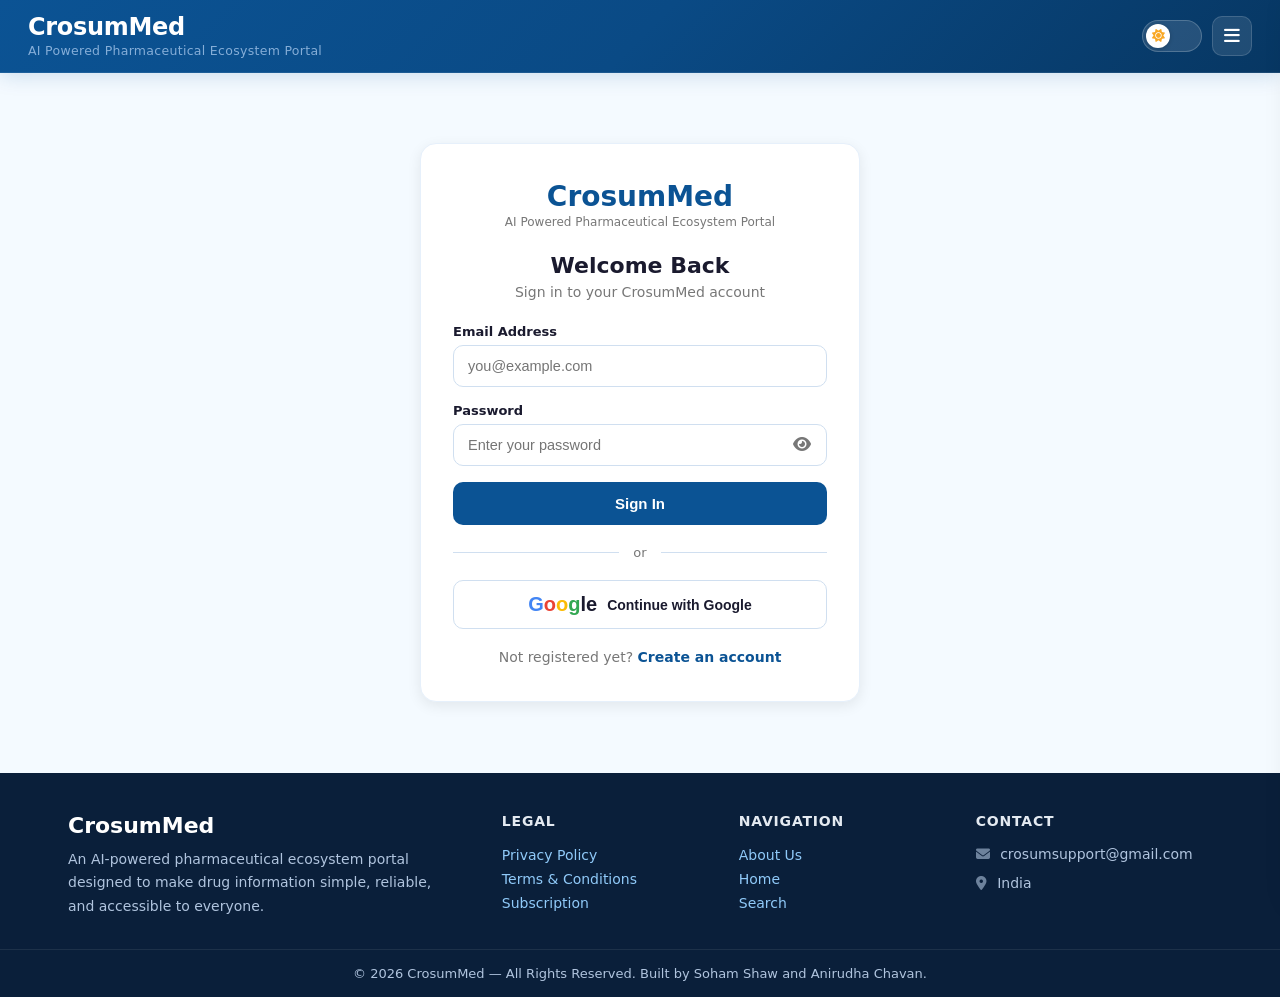
<file: crosum.html>
<!DOCTYPE html>
<html lang="en">
<head>
<title>Crosum AI | CrosumMed</title>
<meta charset="UTF-8"><meta name="viewport" content="width=device-width,initial-scale=1.0">
<link rel="stylesheet" href="css/global.css">
<link rel="stylesheet" href="https://cdnjs.cloudflare.com/ajax/libs/font-awesome/6.5.0/css/all.min.css">
<style>
.chat-page{display:flex;flex-direction:column;height:calc(100vh - 68px);max-width:820px;margin:0 auto;padding:0 16px}
.chat-welcome{flex:1;display:flex;flex-direction:column;align-items:center;justify-content:center;text-align:center;padding:40px 20px}
.chat-welcome-icon{width:72px;height:72px;border-radius:50%;background:var(--brand-surface);display:flex;align-items:center;justify-content:center;font-size:32px;color:var(--brand-primary);margin-bottom:16px}
.chat-welcome h2{font-size:26px;font-weight:800;color:var(--brand-primary);margin:0 0 8px}
.chat-welcome p{font-size:15px;color:var(--text-muted);max-width:480px;line-height:1.7;margin:0 0 24px}
.chat-suggestions{display:flex;flex-wrap:wrap;gap:8px;justify-content:center;max-width:520px}
.chat-suggest-btn{padding:10px 18px;background:var(--bg-card);border:1px solid var(--border-color);border-radius:10px;font-size:13px;color:var(--text-primary);cursor:pointer;transition:all .2s;font-weight:500}
.chat-suggest-btn:hover{border-color:var(--brand-primary);background:var(--bg-accent);color:var(--brand-primary)}
.chat-messages{flex:1;overflow-y:auto;padding:20px 0;display:none}
.chat-msg{display:flex;gap:12px;margin-bottom:18px;max-width:88%}
.chat-msg.user{margin-left:auto;flex-direction:row-reverse}
.chat-msg-avatar{width:34px;height:34px;border-radius:50%;display:flex;align-items:center;justify-content:center;font-size:13px;font-weight:700;flex-shrink:0}
.chat-msg.ai .chat-msg-avatar{background:var(--brand-surface);color:var(--brand-primary)}
.chat-msg.user .chat-msg-avatar{background:var(--brand-primary);color:#fff}
.chat-msg-bubble{background:var(--bg-card);border:1px solid var(--border-light);border-radius:14px;padding:12px 16px;font-size:14.5px;line-height:1.7;color:var(--text-primary)}
.chat-msg.user .chat-msg-bubble{background:var(--brand-primary);color:#fff;border-color:var(--brand-primary)}
.chat-msg.ai .chat-msg-bubble{max-width:600px}
.typing-indicator{display:flex;gap:4px;padding:12px 16px}
.typing-dot{width:8px;height:8px;border-radius:50%;background:var(--text-muted);animation:typingBounce 1.4s infinite}
.typing-dot:nth-child(2){animation-delay:.2s}.typing-dot:nth-child(3){animation-delay:.4s}
@keyframes typingBounce{0%,80%,100%{transform:translateY(0)}40%{transform:translateY(-6px)}}
.chat-input-area{padding:14px 0;border-top:1px solid var(--border-light);display:flex;gap:10px;flex-shrink:0}
.chat-input{flex:1;padding:12px 16px;border:1.5px solid var(--border-color);border-radius:12px;font-size:14.5px;color:var(--text-primary);background:var(--bg-secondary);outline:none;transition:border-color .2s;resize:none;min-height:44px;max-height:120px;font-family:inherit}
.chat-input:focus{border-color:var(--brand-primary)}
.chat-send{padding:0 20px;background:var(--brand-primary);color:#fff;border:none;border-radius:12px;font-size:16px;cursor:pointer;transition:background .2s;display:flex;align-items:center;justify-content:center}
.chat-send:hover{background:var(--brand-dark)}
.chat-send:disabled{opacity:.5;cursor:not-allowed}
.chat-disclaimer{text-align:center;font-size:11px;color:var(--text-muted);padding:0 0 10px;line-height:1.5}
@media(max-width:600px){.chat-welcome h2{font-size:22px}.chat-suggestions{flex-direction:column}.chat-msg{max-width:95%}}
</style>
</head>
<body>
<div class="page-content">
<div id="header-placeholder"></div>
<div class="chat-page">
<div class="disclaimer-box" style="margin:16px 0 0;flex-shrink:0;">
<i class="fa-solid fa-triangle-exclamation"></i>
<div><strong>Disclaimer:</strong> CrosumMed and Crosum AI are not substitutes for professional medical advice. We are not responsible for any harm resulting from actions taken based on AI responses. Always consult qualified medical experts before using any pharmaceutical product or making health decisions.</div>
</div>
<div class="chat-welcome" id="chatWelcome">
<div class="chat-welcome-icon"><i class="fa-solid fa-robot"></i></div>
<h2>Hello, I'm Crosum</h2>
<p>Your AI pharmaceutical assistant. Ask me about medicines, drug interactions, dosage information, or anything related to pharmaceutical science. I'm here to help.</p>
<div class="chat-suggestions">
<button class="chat-suggest-btn" onclick="sendSuggestion(this)">What is Paracetamol used for?</button>
<button class="chat-suggest-btn" onclick="sendSuggestion(this)">Side effects of Amoxicillin</button>
<button class="chat-suggest-btn" onclick="sendSuggestion(this)">Difference between generic and branded</button>
<button class="chat-suggest-btn" onclick="sendSuggestion(this)">How to read a drug label</button>
</div>
</div>
<div class="chat-messages" id="chatMessages"></div>
<div class="chat-input-area">
<textarea class="chat-input" id="chatInput" placeholder="Ask Crosum anything about medicines..." rows="1"></textarea>
<button class="chat-send" id="chatSend"><i class="fa-solid fa-paper-plane"></i></button>
</div>
<div class="chat-disclaimer">Crosum AI is under development. Responses are simulated. Always consult a healthcare professional for medical advice.</div>
</div>
<div id="footer-placeholder"></div>
</div>
<script src="js/global.js"></script>
<script>
if(!isLoggedIn()){window.location.href="login.html?redirect="+encodeURIComponent(window.location.href);throw"";}
var user=getUser(),chatBox=document.getElementById("chatMessages"),welcome=document.getElementById("chatWelcome"),inp=document.getElementById("chatInput"),sendBtn=document.getElementById("chatSend");
var MOCK_RESPONSES={"paracetamol":"Paracetamol (acetaminophen) is one of the most commonly used over-the-counter medications. It's primarily used for:\n\n• Pain relief (headaches, toothaches, muscle pain)\n• Fever reduction\n• Mild to moderate pain management\n\nThe standard adult dose is 500mg-1000mg every 4-6 hours, not exceeding 4g in 24 hours. It works by inhibiting COX enzymes in the central nervous system.\n\n⚠️ Important: Excessive use can cause severe liver damage. Always follow recommended dosages.","amoxicillin":"Common side effects of Amoxicillin include:\n\n• Diarrhea\n• Nausea and vomiting\n• Skin rash\n• Allergic reactions (in penicillin-sensitive individuals)\n• Stomach pain\n\nSerious but rare effects: severe allergic reaction (anaphylaxis), C. difficile infection, liver problems.\n\n⚠️ Always complete the full course of antibiotics as prescribed by your doctor.","generic":"Generic vs Branded medicines:\n\n• Generic medicines contain the same active ingredient, dosage, and form as branded versions\n• They must meet the same quality and safety standards (bioequivalence)\n• Generics are typically 30-80% cheaper than branded equivalents\n• In India, CDSCO regulates both generic and branded drugs\n\nExample: Paracetamol (generic) vs Crocin (branded) — both contain the same 500mg paracetamol.","drug label":"How to read a drug label:\n\n1. Active Ingredient — The medicine itself\n2. Uses/Indications — What it treats\n3. Dosage — How much and how often\n4. Warnings — Who should NOT take it\n5. Side Effects — Possible reactions\n6. Expiry Date — Never use expired medicines\n7. Storage — Temperature and light conditions\n8. Manufacturer — Who made it\n\nAlways check for your specific allergies in the ingredients list."};
function addMessage(text,isUser){
welcome.style.display="none";chatBox.style.display="block";
var msg=document.createElement("div");msg.className="chat-msg "+(isUser?"user":"ai");
var av=document.createElement("div");av.className="chat-msg-avatar";
av.textContent=isUser?(user.name?user.name.charAt(0).toUpperCase():"U"):"C";
var bub=document.createElement("div");bub.className="chat-msg-bubble";bub.textContent=text;
msg.appendChild(av);msg.appendChild(bub);chatBox.appendChild(msg);chatBox.scrollTop=chatBox.scrollHeight;}
function showTyping(){
var msg=document.createElement("div");msg.className="chat-msg ai";msg.id="typingMsg";
var av=document.createElement("div");av.className="chat-msg-avatar";av.textContent="C";
var bub=document.createElement("div");bub.className="chat-msg-bubble";
bub.innerHTML='<div class="typing-indicator"><div class="typing-dot"></div><div class="typing-dot"></div><div class="typing-dot"></div></div>';
msg.appendChild(av);msg.appendChild(bub);chatBox.appendChild(msg);chatBox.scrollTop=chatBox.scrollHeight;}
function removeTyping(){var t=document.getElementById("typingMsg");if(t)t.remove();}
function getMockResponse(q){
q=q.toLowerCase();
for(var key in MOCK_RESPONSES){if(q.includes(key))return MOCK_RESPONSES[key];}
return"I appreciate your question! As Crosum AI is currently under development, I can only provide responses on a limited set of topics right now. In the future, I'll be powered by advanced AI to answer any pharmaceutical question.\n\nFor now, try asking about:\n• Paracetamol\n• Amoxicillin side effects\n• Generic vs branded medicines\n• How to read drug labels\n\nOr visit our Search page to find detailed product information.";}
function sendMessage(){
var text=inp.value.trim();if(!text)return;
addMessage(text,true);inp.value="";inp.style.height="44px";sendBtn.disabled=true;
showTyping();
setTimeout(function(){removeTyping();addMessage(getMockResponse(text),false);sendBtn.disabled=false;inp.focus();},1200+Math.random()*800);}
function sendSuggestion(btn){inp.value=btn.textContent;sendMessage();}
sendBtn.addEventListener("click",sendMessage);
inp.addEventListener("keydown",function(e){if(e.key==="Enter"&&!e.shiftKey){e.preventDefault();sendMessage();}});
inp.addEventListener("input",function(){this.style.height="44px";this.style.height=Math.min(this.scrollHeight,120)+"px";});
document.addEventListener("DOMContentLoaded",function(){initPage();});
</script>
</body>
</html>
</file>
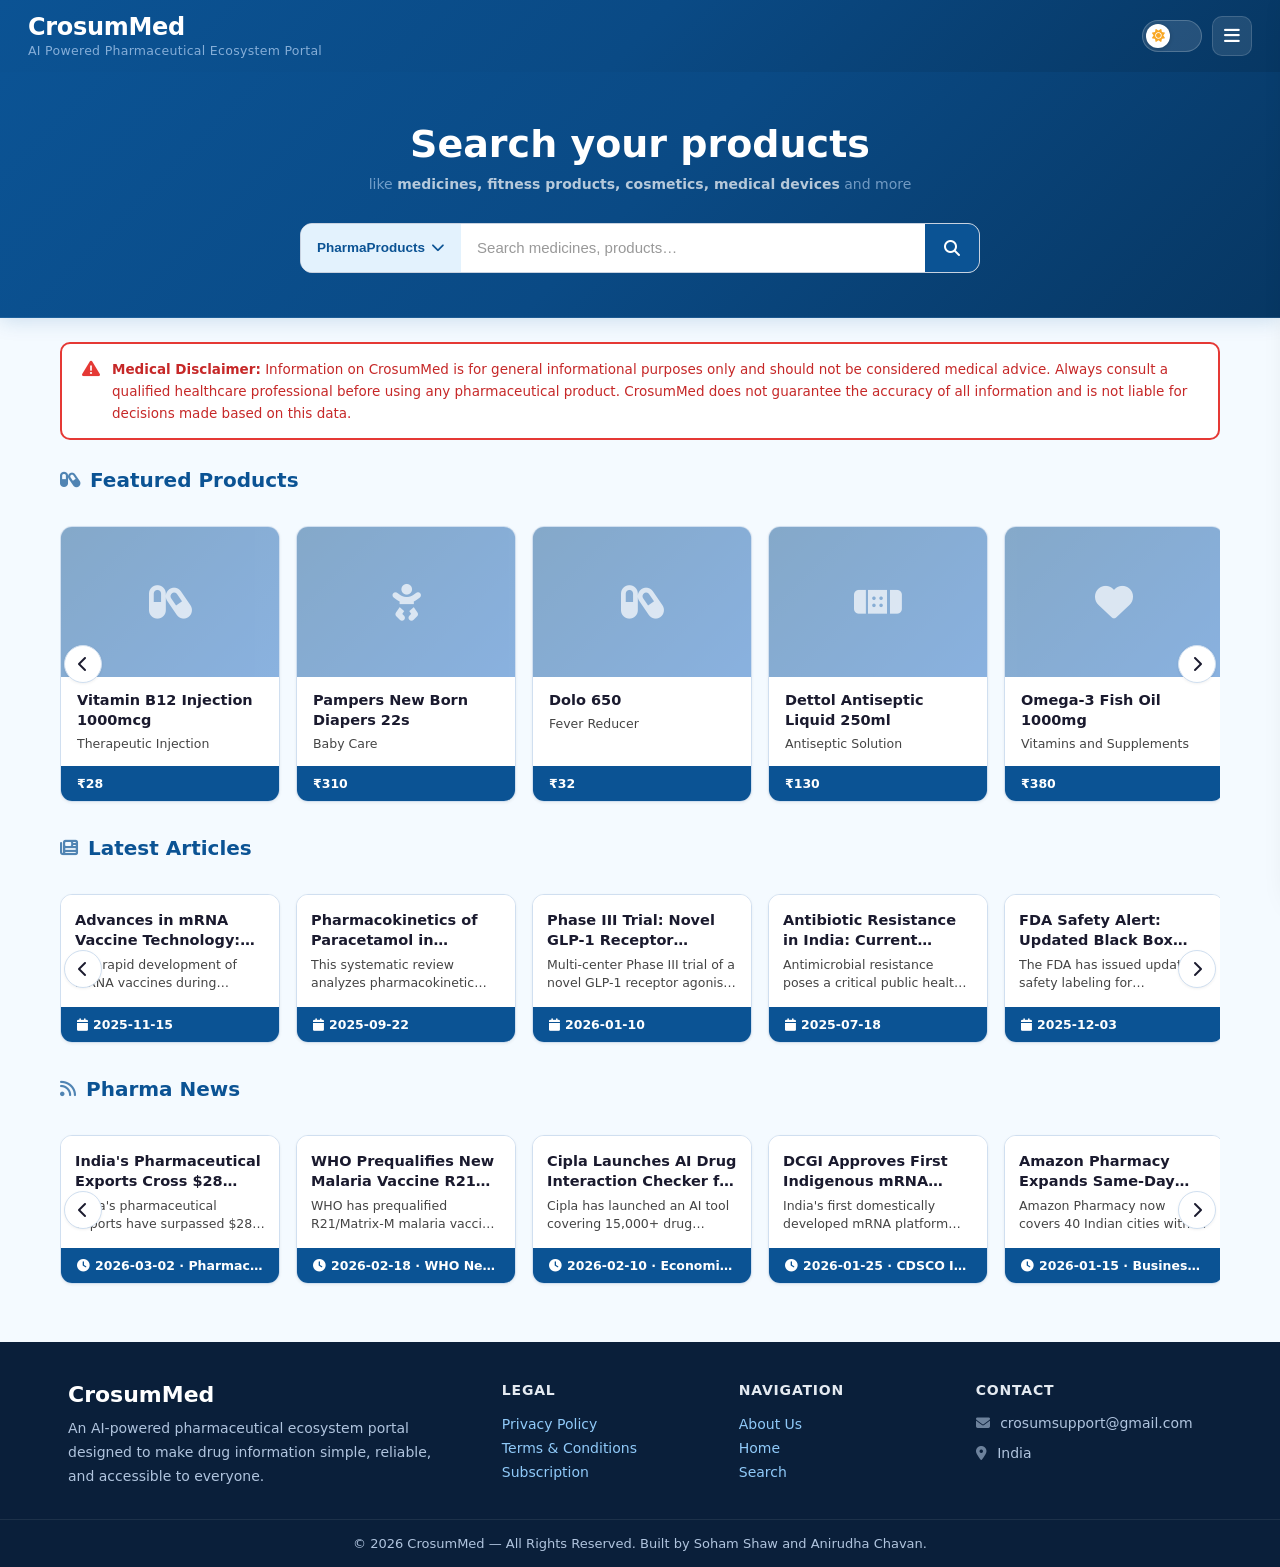
<file: landing.html>
<!DOCTYPE html>
<html lang="en">
<head>
    <title>CrosumMed | AI Powered Pharmaceutical Ecosystem Portal</title>
    <meta charset="UTF-8">
    <meta name="viewport" content="width=device-width, initial-scale=1.0">
    <meta name="description" content="CrosumMed — Search medicines, read research articles, and stay updated with pharmaceutical news.">
    <link rel="stylesheet" href="css/global.css">
    <link rel="stylesheet" href="https://cdnjs.cloudflare.com/ajax/libs/font-awesome/6.5.0/css/all.min.css">
<style>
/* Landing-specific: hide normal header search, show expanded hero instead */
.header[data-mode="expanded"] .header-search-wrap { display: none !important; }
.header[data-mode="expanded"] { position: relative; box-shadow: none; border-bottom: none; }

.landing-hero {
    background: var(--header-bg);
    padding: 50px 28px 44px;
    text-align: center;
    border-bottom: 1px solid var(--header-border);
    box-shadow: var(--header-shadow);
}
.landing-heading { font-size: 38px; font-weight: 800; color: #fff; margin: 0 0 8px; }
.landing-examples { font-size: 14px; color: rgba(200,225,255,0.55); margin: 0 0 28px; line-height: 1.5; }
.landing-examples span { color: rgba(255,255,255,0.7); font-weight: 600; }

/* Search bar in hero */
.landing-search-bar {
    display: flex; align-items: stretch; max-width: 680px; margin: 0 auto;
    background: var(--search-bg); border: 1px solid var(--search-border);
    border-radius: 12px; overflow: visible; position: relative;
}
.landing-search-bar:focus-within { border-color: var(--brand-primary); box-shadow: 0 0 0 3px rgba(11,83,148,0.15); }
[data-theme="dark"] .landing-search-bar:focus-within { box-shadow: 0 0 0 3px rgba(77,163,232,0.15); }

.landing-type-btn { background: var(--search-type-bg); border: none; padding: 0 16px; font-size: 13.5px;
    cursor: pointer; height: 48px; display: flex; align-items: center; gap: 6px;
    color: var(--search-type-text); font-weight: 600; white-space: nowrap; border-radius: 11px 0 0 11px; }
.landing-type-btn:hover { background: var(--brand-surface-hover); }

.landing-type-dropdown { position: absolute; top: calc(100% + 4px); left: 0;
    background: var(--bg-card); border: 1px solid var(--border-color); border-radius: 8px;
    width: 200px; display: none; z-index: 3000; box-shadow: var(--shadow-lg); overflow: hidden; }
.landing-type-dropdown div { padding: 10px 14px; cursor: pointer; font-size: 14px;
    color: var(--text-primary); transition: background 0.15s; }
.landing-type-dropdown div:hover { background: var(--bg-accent); color: var(--brand-primary); }

.landing-search-input { border: none; outline: none; flex: 1; padding: 0 16px; font-size: 15px;
    background: transparent; color: var(--search-text); height: 48px; min-width: 0; }
.landing-search-input::placeholder { color: var(--search-placeholder); }

.landing-search-submit { background: var(--brand-primary); border: none; width: 54px; color: #fff;
    cursor: pointer; display: flex; align-items: center; justify-content: center;
    border-radius: 0 11px 11px 0; font-size: 16px; transition: background 0.2s; }
.landing-search-submit:hover { background: var(--brand-dark); }

.landing-suggestions { position: absolute; top: calc(100% + 4px); left: 0; right: 0;
    background: var(--bg-card); border: 1px solid var(--border-color); border-radius: 10px;
    box-shadow: var(--shadow-lg); max-height: 240px; overflow-y: auto; z-index: 2000; display: none; }

/* Body */
.landing-body { max-width: 1200px; margin: 0 auto; padding: 24px 20px; }

/* Section heading */
.section-label { font-size: 20px; font-weight: 700; color: var(--brand-primary); margin: 28px 0 14px;
    display: flex; align-items: center; gap: 10px; }
.section-label i { font-size: 18px; opacity: 0.7; }

@media (max-width: 600px) {
    .landing-heading { font-size: 26px; }
    .landing-hero { padding: 36px 16px 30px; }
    .carousel-card { flex: 0 0 calc(80% - 8px); }
    .landing-search-bar { width: 100%; max-width: 100%; }
    .landing-type-btn { font-size: 12px; padding: 0 10px; }
    .landing-search-input { font-size: 13px; padding: 0 10px; }
    .landing-search-submit { width: 44px; }
}

/* Landing carousel card overrides */
.landing-body .carousel-card {
    flex: 0 0 calc(20% - 13px);
    min-width: 220px;
    border: 1px solid var(--border-color);
}
.landing-body .carousel-card-img {
    height: 150px;
    background: linear-gradient(135deg, #0B5394, #1565C0);
}
[data-theme="dark"] .landing-body .carousel-card-img {
    background: linear-gradient(135deg, #1a2d42, #223a52);
}
.landing-body .carousel-card-img i {
    color: rgba(255,255,255,0.7);
    opacity: 1;
}
.landing-body .carousel-card-body {
    padding: 14px 16px;
    background: var(--bg-card);
}
.landing-body .carousel-card-body h4 {
    font-size: 14.5px;
    color: var(--text-primary);
}
.landing-body .carousel-card-body p {
    font-size: 12.5px;
    color: var(--text-secondary);
}
.landing-body .carousel-card-footer {
    background: var(--brand-primary);
    color: #fff;
    font-size: 12.5px;
    border-top: none;
    padding: 10px 16px;
}
[data-theme="dark"] .landing-body .carousel-card-footer {
    background: #1a2d42;
    color: #90caf9;
}
@media (max-width: 900px) {
    .landing-body .carousel-card { flex: 0 0 calc(33.33% - 11px); min-width: 200px; }
}
@media (max-width: 600px) {
    .landing-body .carousel-card { flex: 0 0 calc(70% - 8px); min-width: 180px; }
}
</style>
</head>
<body>
<div class="page-content">
<div id="header-placeholder"></div>

<!-- EXPANDED HERO SEARCH -->
<div class="landing-hero">
    <h1 class="landing-heading" id="landingHeading">Search your products</h1>
    <p class="landing-examples" id="landingExamples">like <span>medicines, fitness products, cosmetics, medical devices</span> and more</p>

    <div class="landing-search-bar" id="landingSearchBar">
        <div style="position:relative;">
            <button type="button" class="landing-type-btn" id="landingTypeBtn">PharmaProducts <i class="fa-solid fa-chevron-down"></i></button>
            <div class="landing-type-dropdown" id="landingTypeDropdown">
                <div data-type="PharmaProducts">PharmaProducts</div>
                <div data-type="PharmaArticles">PharmaArticles</div>
                <div data-type="PharmaNews">PharmaNews</div>
            </div>
        </div>
        <form id="landingSearchForm" action="search.html" method="GET" style="display:flex;flex:1;">
            <input type="text" class="landing-search-input" id="landingSearchInput" name="query" placeholder="Search medicines, products…" autocomplete="off">
            <input type="hidden" id="landingTypeHidden" name="type" value="PharmaProducts">
            <button type="submit" class="landing-search-submit"><i class="fa-solid fa-search"></i></button>
        </form>
        <div class="landing-suggestions" id="landingSuggestions"></div>
    </div>
</div>

<!-- BODY CONTENT -->
<div class="landing-body">

    <!-- DISCLAIMER -->
    <div class="disclaimer-box">
        <i class="fa-solid fa-triangle-exclamation"></i>
        <div><strong>Medical Disclaimer:</strong> Information on CrosumMed is for general informational purposes only and should not be considered medical advice. Always consult a qualified healthcare professional before using any pharmaceutical product. CrosumMed does not guarantee the accuracy of all information and is not liable for decisions made based on this data.</div>
    </div>

    <!-- PRODUCTS CAROUSEL -->
    <div class="section-label"><i class="fa-solid fa-capsules"></i> Featured Products</div>
    <div class="carousel-section">
        <div class="carousel-wrap" id="productCarousel">
            <button class="carousel-btn left" onclick="carouselScroll('productTrack',-1)"><i class="fa-solid fa-chevron-left"></i></button>
            <div class="carousel-track" id="productTrack"></div>
            <button class="carousel-btn right" onclick="carouselScroll('productTrack',1)"><i class="fa-solid fa-chevron-right"></i></button>
        </div>
    </div>

    <!-- ARTICLES CAROUSEL -->
    <div class="section-label"><i class="fa-solid fa-newspaper"></i> Latest Articles</div>
    <div class="carousel-section">
        <div class="carousel-wrap" id="articleCarousel">
            <button class="carousel-btn left" onclick="carouselScroll('articleTrack',-1)"><i class="fa-solid fa-chevron-left"></i></button>
            <div class="carousel-track" id="articleTrack"></div>
            <button class="carousel-btn right" onclick="carouselScroll('articleTrack',1)"><i class="fa-solid fa-chevron-right"></i></button>
        </div>
    </div>

    <!-- NEWS CAROUSEL -->
    <div class="section-label"><i class="fa-solid fa-rss"></i> Pharma News</div>
    <div class="carousel-section">
        <div class="carousel-wrap" id="newsCarousel">
            <button class="carousel-btn left" onclick="carouselScroll('newsTrack',-1)"><i class="fa-solid fa-chevron-left"></i></button>
            <div class="carousel-track" id="newsTrack"></div>
            <button class="carousel-btn right" onclick="carouselScroll('newsTrack',1)"><i class="fa-solid fa-chevron-right"></i></button>
        </div>
    </div>

</div>

<div id="footer-placeholder"></div>
</div>

<script src="js/global.js"></script>
<script>
/* ===== LANDING PAGE LOGIC ===== */

var landingTypeBtn = document.getElementById("landingTypeBtn");
var landingDropdown = document.getElementById("landingTypeDropdown");
var landingTypeHidden = document.getElementById("landingTypeHidden");
var currentLandingType = "PharmaProducts";

// Heading/examples text per type
var LANDING_TEXT = {
    "PharmaProducts": { heading: "Search your products", examples: "like <span>medicines, fitness products, cosmetics, medical devices</span> and more" },
    "PharmaArticles": { heading: "Search your articles", examples: "like <span>clinical trials, drug research, pharmacology, treatment guides</span> and more" },
    "PharmaNews": { heading: "Search pharma news", examples: "like <span>drug approvals, industry updates, health policy, market trends</span> and more" }
};

landingTypeBtn.addEventListener("click", function(e) {
    e.stopPropagation();
    landingDropdown.style.display = landingDropdown.style.display === "block" ? "none" : "block";
});

landingDropdown.querySelectorAll("div").forEach(function(opt) {
    opt.addEventListener("click", function() {
        var type = opt.getAttribute("data-type");
        currentLandingType = type;
        landingTypeBtn.innerHTML = type + ' <i class="fa-solid fa-chevron-down"></i>';
        landingTypeHidden.value = type;
        landingDropdown.style.display = "none";
        // Update heading
        var t = LANDING_TEXT[type] || LANDING_TEXT["PharmaProducts"];
        document.getElementById("landingHeading").textContent = t.heading;
        document.getElementById("landingExamples").innerHTML = t.examples;
        // Update placeholder
        var inp = document.getElementById("landingSearchInput");
        if (type === "PharmaArticles") inp.placeholder = "Search articles, research papers…";
        else if (type === "PharmaNews") inp.placeholder = "Search pharmaceutical news…";
        else inp.placeholder = "Search medicines, products…";
    });
});

document.addEventListener("click", function(e) {
    if (!landingTypeBtn.contains(e.target)) landingDropdown.style.display = "none";
});

// Landing search form: inject type into URL
document.getElementById("landingSearchForm").addEventListener("submit", function(e) {
    var q = document.getElementById("landingSearchInput").value.trim();
    if (!q) { e.preventDefault(); return; }
    // Type is already in hidden input
});

/* ===== LANDING AUTOCOMPLETE ===== */
(function() {
    var productItems = [], articleItems = [], newsItems = [];
    var inp = document.getElementById("landingSearchInput");
    var box = document.getElementById("landingSuggestions");
    var timer, activeIdx = -1;

    fetch("data/database.json").then(function(r){return r.json();}).then(function(db) {
        if (db.products) productItems = productItems.concat(Object.keys(db.products));
        if (db.articles) articleItems = db.articles.map(function(a){return a.title;});
        if (db.news) newsItems = db.news.map(function(n){return n.title;});
    });

    // Also load medicines.json for product names
    fetch("data/medicines.json").then(function(r){return r.json();}).then(function(data){
        var medNames = Object.keys(data);
        productItems = productItems.concat(medNames);
        // Deduplicate
        productItems = productItems.filter(function(v,i,a){return a.indexOf(v)===i;});
    }).catch(function(){});

    inp.addEventListener("input", function() {
        clearTimeout(timer);
        timer = setTimeout(function() {
            var q = inp.value.trim().toLowerCase();
            box.innerHTML = ""; activeIdx = -1;
            if (q.length < 2) { box.style.display = "none"; return; }
            var pool;
            if (currentLandingType === "PharmaArticles") pool = articleItems;
            else if (currentLandingType === "PharmaNews") pool = newsItems;
            else pool = productItems;
            var matches = pool.filter(function(n){return simpleFuzzyMatch(n,q);})
                .sort(function(a,b){return (b.toLowerCase().includes(q)?1:0)-(a.toLowerCase().includes(q)?1:0);}).slice(0,6);
            if (!matches.length) { box.style.display = "none"; return; }
            matches.forEach(function(name) {
                var div = document.createElement("div");
                div.className = "suggestion-item";
                div.innerHTML = highlightText(name, q);
                div.onclick = function() { window.location.href = "search.html?query=" + encodeURIComponent(name) + "&type=" + currentLandingType; };
                box.appendChild(div);
            });
            box.style.display = "block";
        }, 250);
    });

    document.addEventListener("click", function(e) {
        if (!inp.contains(e.target) && !box.contains(e.target)) box.style.display = "none";
    });
})();


/* ===== CAROUSEL SYSTEM ===== */

function carouselScroll(trackId, dir) {
    var track = document.getElementById(trackId);
    if (!track) return;
    var card = track.querySelector(".carousel-card");
    if (!card) return;
    var cardW = card.offsetWidth + 16; // gap
    track.scrollBy({ left: dir * cardW, behavior: "smooth" });
}

// Enable mouse drag on carousel tracks
document.querySelectorAll(".carousel-track").forEach(function(track) {
    var isDown = false, startX, scrollLeft;
    track.style.overflowX = "auto";
    track.style.scrollbarWidth = "none";
    track.style.msOverflowStyle = "none";

    track.addEventListener("mousedown", function(e) { isDown = true; startX = e.pageX - track.offsetLeft; scrollLeft = track.scrollLeft; track.style.cursor = "grabbing"; });
    track.addEventListener("mouseleave", function() { isDown = false; track.style.cursor = "grab"; });
    track.addEventListener("mouseup", function() { isDown = false; track.style.cursor = "grab"; });
    track.addEventListener("mousemove", function(e) {
        if (!isDown) return; e.preventDefault();
        var x = e.pageX - track.offsetLeft;
        track.scrollLeft = scrollLeft - (x - startX);
    });
});

function shuffle(arr) {
    for (var i = arr.length - 1; i > 0; i--) {
        var j = Math.floor(Math.random() * (i + 1));
        var t = arr[i]; arr[i] = arr[j]; arr[j] = t;
    }
    return arr;
}

function getTypeIcon(t) {
    if (!t) return "fa-capsules"; t = t.toLowerCase();
    if (t.includes("device")||t.includes("monitor")) return "fa-stethoscope";
    if (t.includes("cream")||t.includes("skin")) return "fa-pump-soap";
    if (t.includes("injection")||t.includes("vaccine")) return "fa-syringe";
    if (t.includes("drops")||t.includes("eye")) return "fa-eye-dropper";
    if (t.includes("ayush")||t.includes("herbal")) return "fa-leaf";
    if (t.includes("baby")||t.includes("feminine")) return "fa-baby";
    if (t.includes("wellness")) return "fa-heart";
    if (t.includes("wound")) return "fa-bandage";
    if (t.includes("respiratory")) return "fa-lungs";
    return "fa-capsules";
}

/* Load data and populate carousels */
var dbProducts = {}, dbArticles = [], dbNews = [];

Promise.all([
    fetch("data/medicines.json").then(function(r){return r.json();}),
    fetch("data/database.json").then(function(r){return r.json();})
]).then(function(results) {
    var medsData = results[0];
    var db = results[1];

    // Products: pick 1 from each of 10 categories
    var byType = {};
    Object.keys(medsData).forEach(function(name) {
        var type = medsData[name].type || "Other";
        if (!byType[type]) byType[type] = [];
        byType[type].push({ name: name, data: medsData[name] });
    });
    var productCards = [];
    Object.keys(byType).forEach(function(type) {
        var items = byType[type];
        var pick = items[Math.floor(Math.random() * items.length)];
        productCards.push(pick);
    });
    shuffle(productCards);
    renderProductCarousel(productCards);

    // Articles
    dbArticles = db.articles || [];
    shuffle(dbArticles.slice());
    renderArticleCarousel(dbArticles.slice(0, 10));

    // News
    dbNews = db.news || [];
    shuffle(dbNews.slice());
    renderNewsCarousel(dbNews.slice(0, 10));
});

function loadWikiImageIntoSlot(wrapEl, wikiTitle) {
    if (!wikiTitle) return;
    fetch("https://en.wikipedia.org/api/rest_v1/page/summary/" + encodeURIComponent(wikiTitle))
        .then(function(r) { return r.json(); })
        .then(function(d) {
            if (d.thumbnail && d.thumbnail.source && wrapEl) {
                var img = document.createElement("img");
                img.src = d.thumbnail.source;
                img.alt = wikiTitle;
                img.style.cssText = "width:100%;height:100%;object-fit:cover;display:none;position:absolute;top:0;left:0;border-radius:0;";
                img.onload = function() {
                    img.style.display = "block";
                    var icon = wrapEl.querySelector(".carousel-wiki-icon");
                    if (icon) icon.style.opacity = "0";
                };
                wrapEl.style.position = "relative";
                wrapEl.insertBefore(img, wrapEl.firstChild);
            }
        }).catch(function() {});
}

function renderProductCarousel(items) {
    var track = document.getElementById("productTrack");
    items.forEach(function(item) {
        var icon = getTypeIcon(item.data.type || item.data.category || "");
        var card = document.createElement("a");
        card.className = "carousel-card";
        card.href = "details.html?name=" + encodeURIComponent(item.name);
        card.innerHTML =
            '<div class="carousel-card-img" style="overflow:hidden;position:relative;">' +
            '<i class="fas ' + icon + ' carousel-wiki-icon" style="position:absolute;top:50%;left:50%;transform:translate(-50%,-50%);font-size:38px;color:rgba(255,255,255,0.7);transition:opacity 0.3s;"></i>' +
            '</div>' +
            '<div class="carousel-card-body"><h4>' + item.name + '</h4><p>' + (item.data.category || item.data.type || "") + '</p></div>' +
            '<div class="carousel-card-footer">' + (item.data.price || "") + '</div>';
        track.appendChild(card);
        // Fetch real image from Wikipedia API
        var wrapEl = card.querySelector(".carousel-card-img");
        loadWikiImageIntoSlot(wrapEl, item.data.wikiTitle);
    });
}

function renderArticleCarousel(items) {
    var track = document.getElementById("articleTrack");
    items.forEach(function(art) {
        var card = document.createElement("a");
        card.className = "carousel-card";
        card.href = "details.html?type=article&id=" + art.id;
        card.innerHTML =
            '<div class="carousel-card-body" style="padding:16px 14px;"><h4>' + art.title + '</h4>' +
            '<p style="margin-top:6px;">' + (art.body || "").substring(0, 100) + '…</p></div>' +
            '<div class="carousel-card-footer"><i class="fa-solid fa-calendar" style="margin-right:5px;"></i>' + art.date + '</div>';
        track.appendChild(card);
    });
}

function renderNewsCarousel(items) {
    var track = document.getElementById("newsTrack");
    items.forEach(function(news) {
        var card = document.createElement("a");
        card.className = "carousel-card";
        card.href = "details.html?type=news&id=" + news.id;
        card.innerHTML =
            '<div class="carousel-card-body" style="padding:16px 14px;"><h4>' + news.title + '</h4>' +
            '<p style="margin-top:6px;">' + (news.body || "").substring(0, 100) + '…</p></div>' +
            '<div class="carousel-card-footer"><i class="fa-solid fa-clock" style="margin-right:5px;"></i>' + news.date + ' · ' + news.source + '</div>';
        track.appendChild(card);
    });
}

/* ===== INIT ===== */
document.addEventListener("DOMContentLoaded", function() {
    initPage(null, { headerMode: "expanded" });
});
</script>
</body>
</html>
</file>
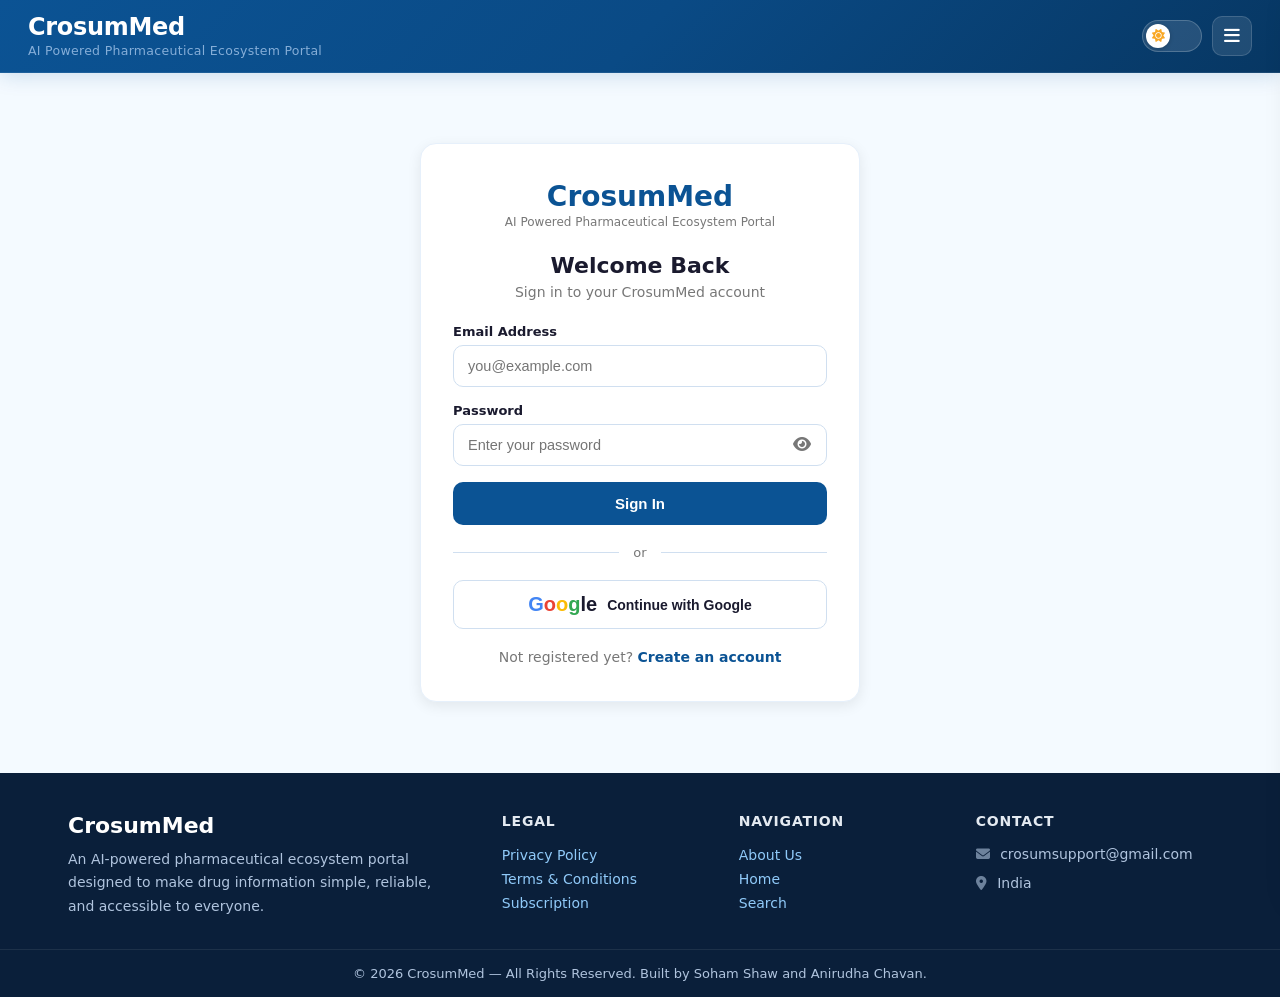
<file: login.html>
<!DOCTYPE html>
<html lang="en">
<head>
    <title>Sign In | CrosumMed</title>
    <meta charset="UTF-8">
    <meta name="viewport" content="width=device-width, initial-scale=1.0">
    <link rel="stylesheet" href="css/global.css">
    <link rel="stylesheet" href="https://cdnjs.cloudflare.com/ajax/libs/font-awesome/6.5.0/css/all.min.css">
<style>
.auth-page { min-height: calc(100vh - 200px); display: flex; align-items: center; justify-content: center; padding: 40px 16px; }
.auth-card { background: var(--bg-card); border: 1px solid var(--border-light); border-radius: 16px; box-shadow: var(--shadow-md); width: 100%; max-width: 440px; padding: 36px 32px; transition: var(--transition-theme); }
.auth-logo { text-align: center; margin-bottom: 24px; }
.auth-logo a { text-decoration: none; }
.auth-logo .logo-text { font-size: 28px; font-weight: 800; color: var(--brand-primary); }
.auth-logo .logo-sub { font-size: 12px; color: var(--text-muted); margin-top: 2px; }
.auth-title { font-size: 22px; font-weight: 700; color: var(--text-primary); text-align: center; margin: 0 0 6px; }
.auth-subtitle { font-size: 14px; color: var(--text-muted); text-align: center; margin: 0 0 24px; }

/* FORM ELEMENTS */
.form-group { margin-bottom: 16px; }
.form-label { display: block; font-size: 13px; font-weight: 600; color: var(--text-primary); margin-bottom: 6px; }
.form-input { width: 100%; padding: 12px 14px; border: 1.5px solid var(--border-color); border-radius: 10px; font-size: 14.5px; color: var(--text-primary); background: var(--bg-secondary); transition: border-color 0.2s, box-shadow 0.2s; outline: none; box-sizing: border-box; }
.form-input:focus { border-color: var(--brand-primary); box-shadow: 0 0 0 3px rgba(11,83,148,0.1); }
.form-input.error { border-color: #e53935; }
[data-theme="dark"] .form-input { background: var(--bg-tertiary); }

/* PASSWORD TOGGLE */
.password-wrap { position: relative; }
.password-wrap .form-input { padding-right: 44px; }
.password-toggle { position: absolute; right: 12px; top: 50%; transform: translateY(-50%); background: none; border: none; color: var(--text-muted); cursor: pointer; font-size: 16px; padding: 4px; }
.password-toggle:hover { color: var(--brand-primary); }

/* BUTTONS */
.btn-primary { width: 100%; padding: 13px; background: var(--brand-primary); color: #fff; border: none; border-radius: 10px; font-size: 15px; font-weight: 600; cursor: pointer; transition: all 0.2s; }
.btn-primary:hover { background: var(--brand-dark); transform: translateY(-1px); }
.btn-primary:disabled { opacity: 0.6; cursor: not-allowed; transform: none; }

/* DIVIDER */
.auth-divider { display: flex; align-items: center; gap: 14px; margin: 20px 0; }
.auth-divider span { font-size: 13px; color: var(--text-muted); white-space: nowrap; }
.auth-divider::before, .auth-divider::after { content: ""; flex: 1; height: 1px; background: var(--border-color); }

/* GOOGLE BUTTON */
.btn-google { width: 100%; padding: 12px; background: var(--bg-secondary); color: var(--text-primary); border: 1.5px solid var(--border-color); border-radius: 10px; font-size: 14px; font-weight: 600; cursor: pointer; display: flex; align-items: center; justify-content: center; gap: 10px; transition: all 0.2s; }
.btn-google:hover { border-color: var(--brand-primary); background: var(--bg-accent); }
.btn-google img { width: 20px; height: 20px; }
.google-g { font-size: 20px; font-weight: 700; }
.google-g span:nth-child(1) { color: #4285F4; }
.google-g span:nth-child(2) { color: #EA4335; }
.google-g span:nth-child(3) { color: #FBBC05; }
.google-g span:nth-child(4) { color: #34A853; }

/* CHECKBOXES */
.checkbox-group { margin-bottom: 12px; display: flex; align-items: flex-start; gap: 10px; }
.checkbox-group input[type="checkbox"] { margin-top: 3px; width: 16px; height: 16px; accent-color: var(--brand-primary); flex-shrink: 0; cursor: pointer; }
.checkbox-group label { font-size: 13px; color: var(--text-secondary); line-height: 1.5; cursor: pointer; }
.checkbox-group a { color: var(--brand-primary); font-weight: 600; }

/* ERROR MESSAGE */
.form-error { display: none; background: #fde8e8; border: 1px solid #e53935; color: #c62828; padding: 10px 14px; border-radius: 8px; font-size: 13px; margin-bottom: 16px; text-align: center; }
[data-theme="dark"] .form-error { background: #2d1111; border-color: #ef5350; color: #ef9a9a; }
.form-error.visible { display: block; }

/* SUCCESS */
.form-success { display: none; background: #e8f5e9; border: 1px solid #43a047; color: #1b5e20; padding: 10px 14px; border-radius: 8px; font-size: 13px; margin-bottom: 16px; text-align: center; }
[data-theme="dark"] .form-success { background: #0d2818; border-color: #66bb6a; color: #a5d6a7; }
.form-success.visible { display: block; }

/* SWITCH LINK */
.auth-switch { text-align: center; margin-top: 20px; font-size: 14px; color: var(--text-muted); }
.auth-switch a { color: var(--brand-primary); font-weight: 600; cursor: pointer; text-decoration: none; }
.auth-switch a:hover { text-decoration: underline; }

/* TAB SECTIONS */
.auth-section { display: none; }
.auth-section.active { display: block; }

@media (max-width: 480px) {
    .auth-card { padding: 28px 20px; }
    .auth-title { font-size: 20px; }
}
</style>
</head>
<body>
<div class="page-content">
    <div id="header-placeholder"></div>

    <div class="auth-page">
        <div class="auth-card">

            <div class="auth-logo">
                <a href="landing.html">
                    <div class="logo-text">CrosumMed</div>
                    <div class="logo-sub">AI Powered Pharmaceutical Ecosystem Portal</div>
                </a>
            </div>

            <!-- ===== LOGIN SECTION ===== -->
            <div class="auth-section active" id="loginSection">
                <h2 class="auth-title">Welcome Back</h2>
                <p class="auth-subtitle">Sign in to your CrosumMed account</p>

                <div class="form-error" id="loginError"></div>

                <div class="form-group">
                    <label class="form-label">Email Address</label>
                    <input type="email" class="form-input" id="loginEmail" placeholder="you@example.com">
                </div>

                <div class="form-group">
                    <label class="form-label">Password</label>
                    <div class="password-wrap">
                        <input type="password" class="form-input" id="loginPassword" placeholder="Enter your password">
                        <button type="button" class="password-toggle" onclick="togglePw('loginPassword', this)"><i class="fa-solid fa-eye"></i></button>
                    </div>
                </div>

                <button class="btn-primary" id="loginBtn">Sign In</button>

                <div class="auth-divider"><span>or</span></div>

                <button class="btn-google" id="googleLoginBtn">
                    <span class="google-g"><span>G</span><span>o</span><span>o</span><span>g</span>le</span>
                    Continue with Google
                </button>

                <div class="auth-switch">
                    Not registered yet? <a onclick="showTab('register')">Create an account</a>
                </div>
            </div>

            <!-- ===== REGISTER SECTION ===== -->
            <div class="auth-section" id="registerSection">
                <h2 class="auth-title">Create Account</h2>
                <p class="auth-subtitle">Join CrosumMed today</p>

                <div class="form-error" id="regError"></div>
                <div class="form-success" id="regSuccess"></div>

                <div class="form-group">
                    <label class="form-label">Email Address</label>
                    <input type="email" class="form-input" id="regEmail" placeholder="you@example.com">
                </div>

                <div class="form-group">
                    <label class="form-label">Full Name</label>
                    <input type="text" class="form-input" id="regName" placeholder="Your full name">
                </div>

                <div class="form-group">
                    <label class="form-label">Age</label>
                    <input type="number" class="form-input" id="regAge" placeholder="Your age" min="1" max="150">
                </div>

                <div class="form-group">
                    <label class="form-label">Set Password</label>
                    <div class="password-wrap">
                        <input type="password" class="form-input" id="regPassword" placeholder="Min 6 characters">
                        <button type="button" class="password-toggle" onclick="togglePw('regPassword', this)"><i class="fa-solid fa-eye"></i></button>
                    </div>
                </div>

                <div class="form-group">
                    <label class="form-label">Confirm Password</label>
                    <div class="password-wrap">
                        <input type="password" class="form-input" id="regConfirm" placeholder="Re-enter password">
                        <button type="button" class="password-toggle" onclick="togglePw('regConfirm', this)"><i class="fa-solid fa-eye"></i></button>
                    </div>
                </div>

                <div class="checkbox-group">
                    <input type="checkbox" id="chkTerms">
                    <label for="chkTerms">I agree to the <a href="terms.html" target="_blank">Terms &amp; Conditions</a></label>
                </div>
                <div class="checkbox-group">
                    <input type="checkbox" id="chkPrivacy">
                    <label for="chkPrivacy">I agree to the <a href="privacy.html" target="_blank">Privacy Policy</a></label>
                </div>
                <div class="checkbox-group">
                    <input type="checkbox" id="chkSubscription">
                    <label for="chkSubscription">I agree to the <a href="subscription.html" target="_blank">Subscription Policy</a></label>
                </div>

                <button class="btn-primary" id="regBtn" style="margin-top:8px;">Create Account</button>

                <div class="auth-divider"><span>or</span></div>

                <button class="btn-google" id="googleRegBtn">
                    <span class="google-g"><span>G</span><span>o</span><span>o</span><span>g</span>le</span>
                    Continue with Google
                </button>

                <div class="auth-switch">
                    Already registered? <a onclick="showTab('login')">Sign in here</a>
                </div>
            </div>

        </div>
    </div>

    <div id="footer-placeholder"></div>
</div>

<script src="js/global.js"></script>
<script>
/* Tab switching */
function showTab(tab) {
    document.querySelectorAll(".auth-section").forEach(function(s) { s.classList.remove("active"); });
    document.getElementById(tab === "register" ? "registerSection" : "loginSection").classList.add("active");
    // Clear errors
    document.querySelectorAll(".form-error, .form-success").forEach(function(e) { e.classList.remove("visible"); });
}

/* Password toggle */
function togglePw(inputId, btn) {
    var inp = document.getElementById(inputId);
    if (inp.type === "password") {
        inp.type = "text";
        btn.innerHTML = '<i class="fa-solid fa-eye-slash"></i>';
    } else {
        inp.type = "password";
        btn.innerHTML = '<i class="fa-solid fa-eye"></i>';
    }
}

/* Show error */
function showError(id, msg) {
    var el = document.getElementById(id);
    el.textContent = msg;
    el.classList.add("visible");
}

function hideErrors() {
    document.querySelectorAll(".form-error, .form-success").forEach(function(e) { e.classList.remove("visible"); });
}

/* Get redirect URL from params */
function getRedirect() {
    var params = new URLSearchParams(window.location.search);
    return params.get("redirect") || "landing.html";
}

/* LOGIN */
document.getElementById("loginBtn").addEventListener("click", function() {
    hideErrors();
    var email = document.getElementById("loginEmail").value.trim();
    var pw = document.getElementById("loginPassword").value;

    if (!email || !pw) { showError("loginError", "Please fill in all fields."); return; }
    if (!isValidEmail(email)) { showError("loginError", "Please enter a valid email address."); return; }

    var result = loginUser(email, pw);
    if (!result.success) { showError("loginError", result.message); return; }

    window.location.href = getRedirect();
});

/* REGISTER */
document.getElementById("regBtn").addEventListener("click", function() {
    hideErrors();
    var email = document.getElementById("regEmail").value.trim();
    var name = document.getElementById("regName").value.trim();
    var age = document.getElementById("regAge").value.trim();
    var pw = document.getElementById("regPassword").value;
    var confirm = document.getElementById("regConfirm").value;

    if (!email || !name || !age || !pw || !confirm) { showError("regError", "Please fill in all fields."); return; }
    if (!isValidEmail(email)) { showError("regError", "Please enter a valid email address."); return; }
    if (pw.length < 6) { showError("regError", "Password must be at least 6 characters."); return; }
    if (pw !== confirm) { showError("regError", "Passwords do not match."); return; }
    if (!document.getElementById("chkTerms").checked || !document.getElementById("chkPrivacy").checked || !document.getElementById("chkSubscription").checked) {
        showError("regError", "Please accept all agreements to continue.");
        return;
    }

    var result = registerUser({ email: email, name: name, age: age, password: pw });
    if (!result.success) { showError("regError", result.message); return; }

    // Show success then redirect
    var suc = document.getElementById("regSuccess");
    suc.textContent = "Account created successfully! Welcome to CrosumMed, " + name + ". Redirecting...";
    suc.classList.add("visible");

    setTimeout(function() { window.location.href = getRedirect(); }, 1500);
});

/* GOOGLE LOGIN (mock) */
document.getElementById("googleLoginBtn").addEventListener("click", function() {
    mockGoogleLogin(function() { window.location.href = getRedirect(); });
});
document.getElementById("googleRegBtn").addEventListener("click", function() {
    mockGoogleLogin(function() { window.location.href = getRedirect(); });
});

/* ENTER KEY on login fields */
["loginEmail", "loginPassword"].forEach(function(id) {
    document.getElementById(id).addEventListener("keydown", function(e) {
        if (e.key === "Enter") document.getElementById("loginBtn").click();
    });
});

/* Check URL tab param */
document.addEventListener("DOMContentLoaded", function() {
    var params = new URLSearchParams(window.location.search);
    if (params.get("tab") === "register") showTab("register");

    // If already logged in, redirect
    if (isLoggedIn() && !params.get("force")) {
        window.location.href = getRedirect();
        return;
    }

    initPage(null, { headerMode: "minimal" });
});
</script>
</body>
</html>
</file>
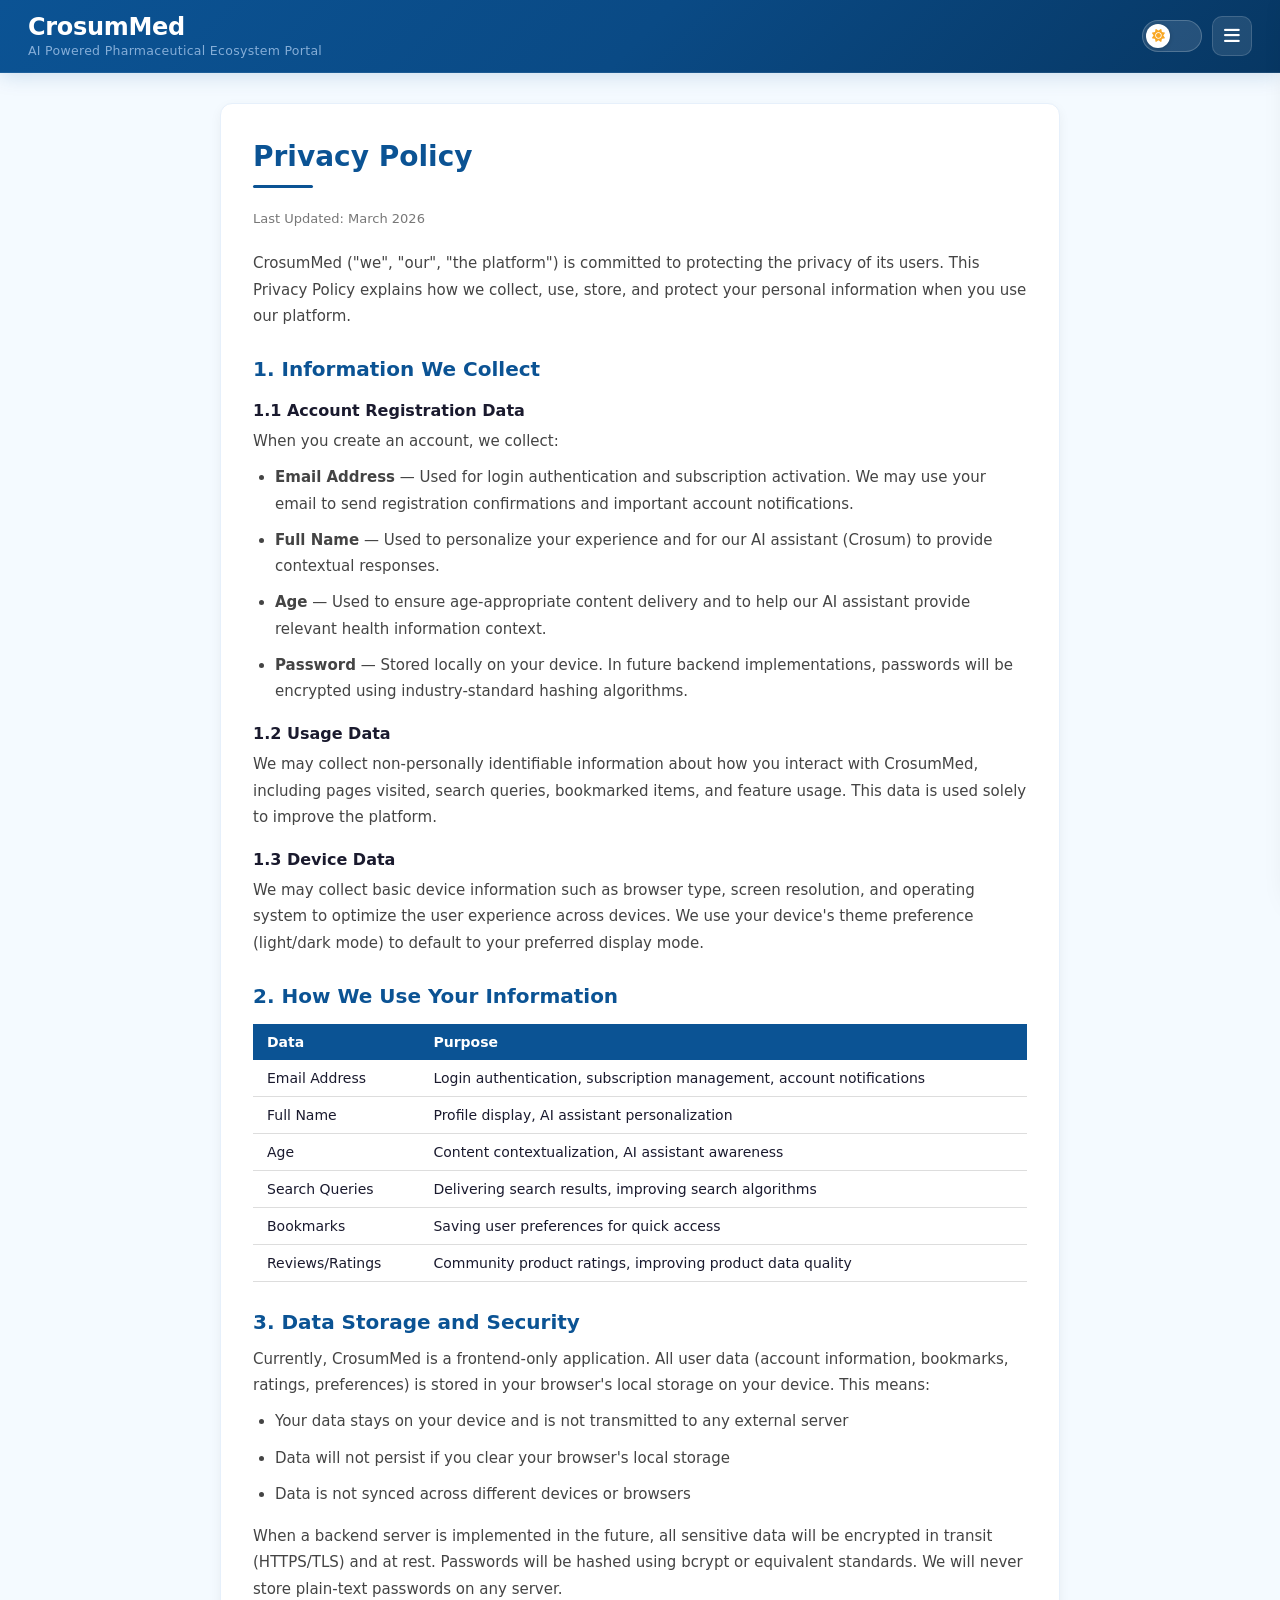
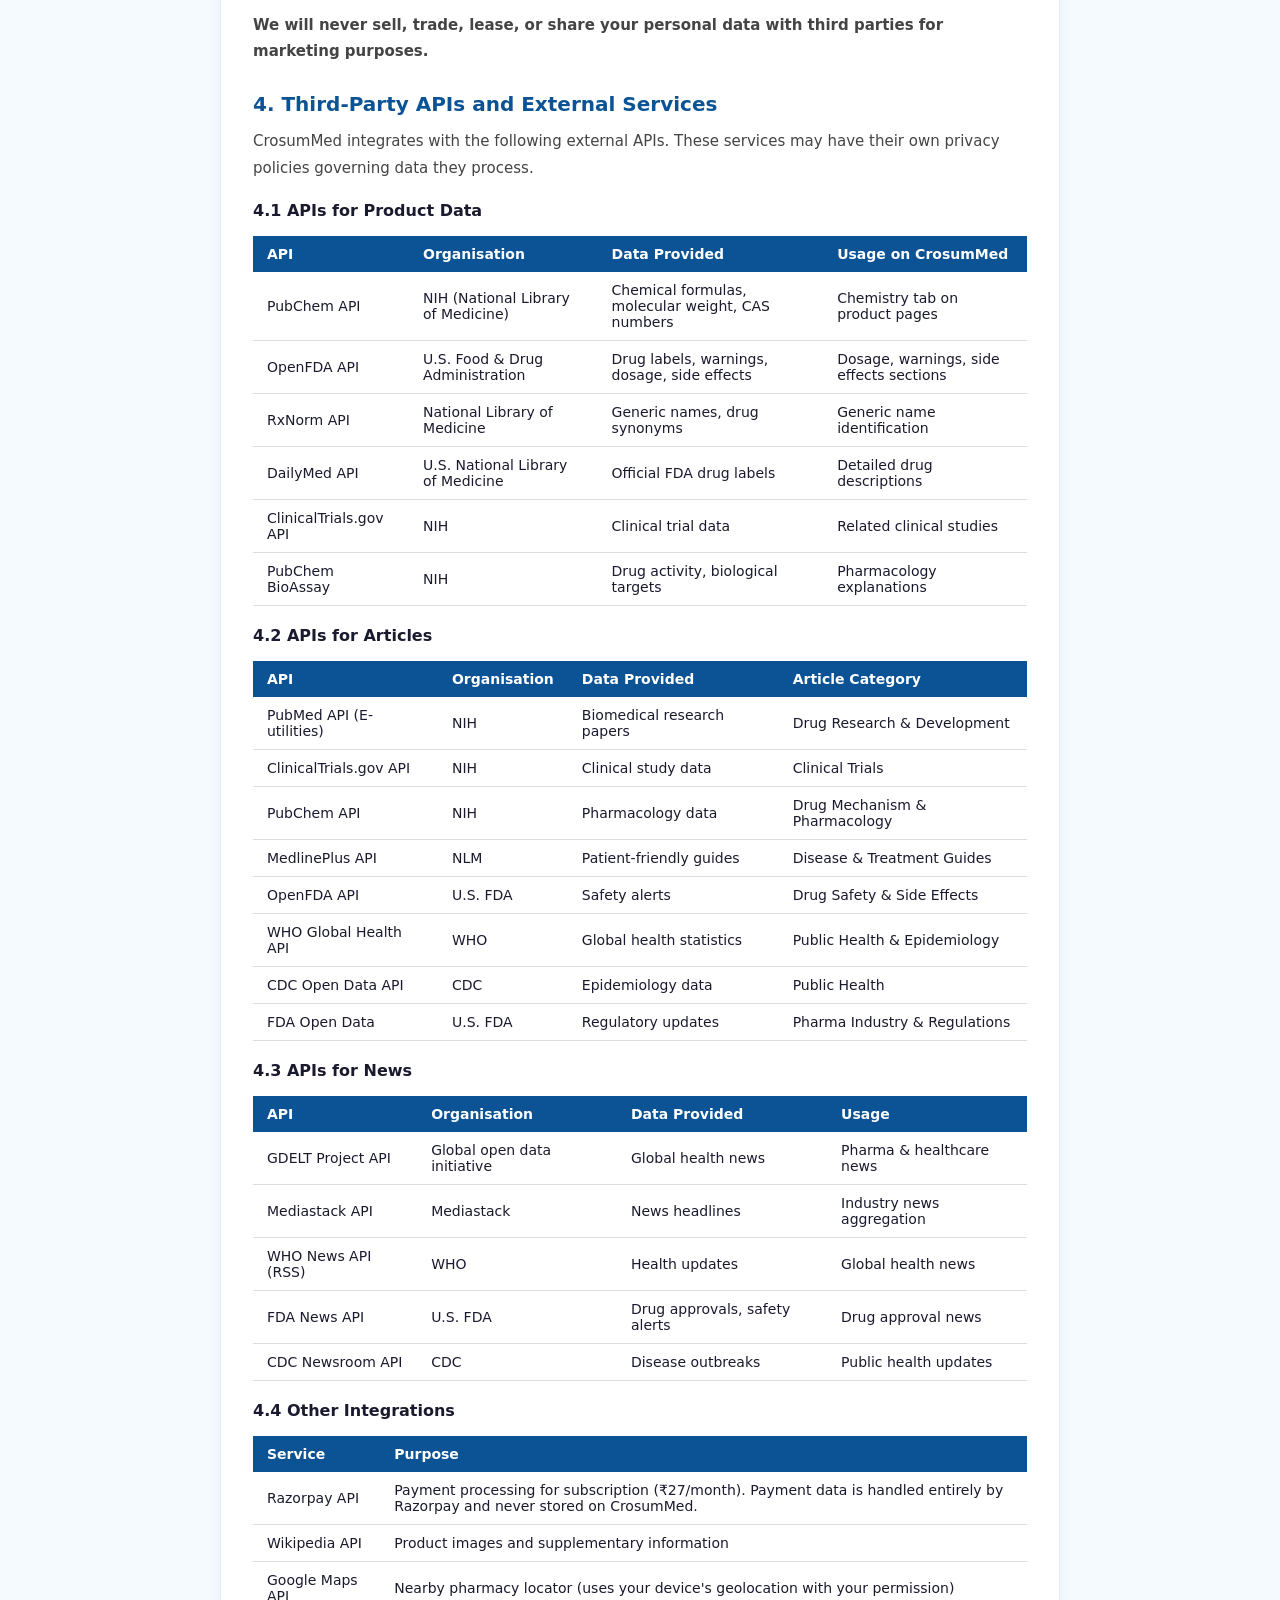
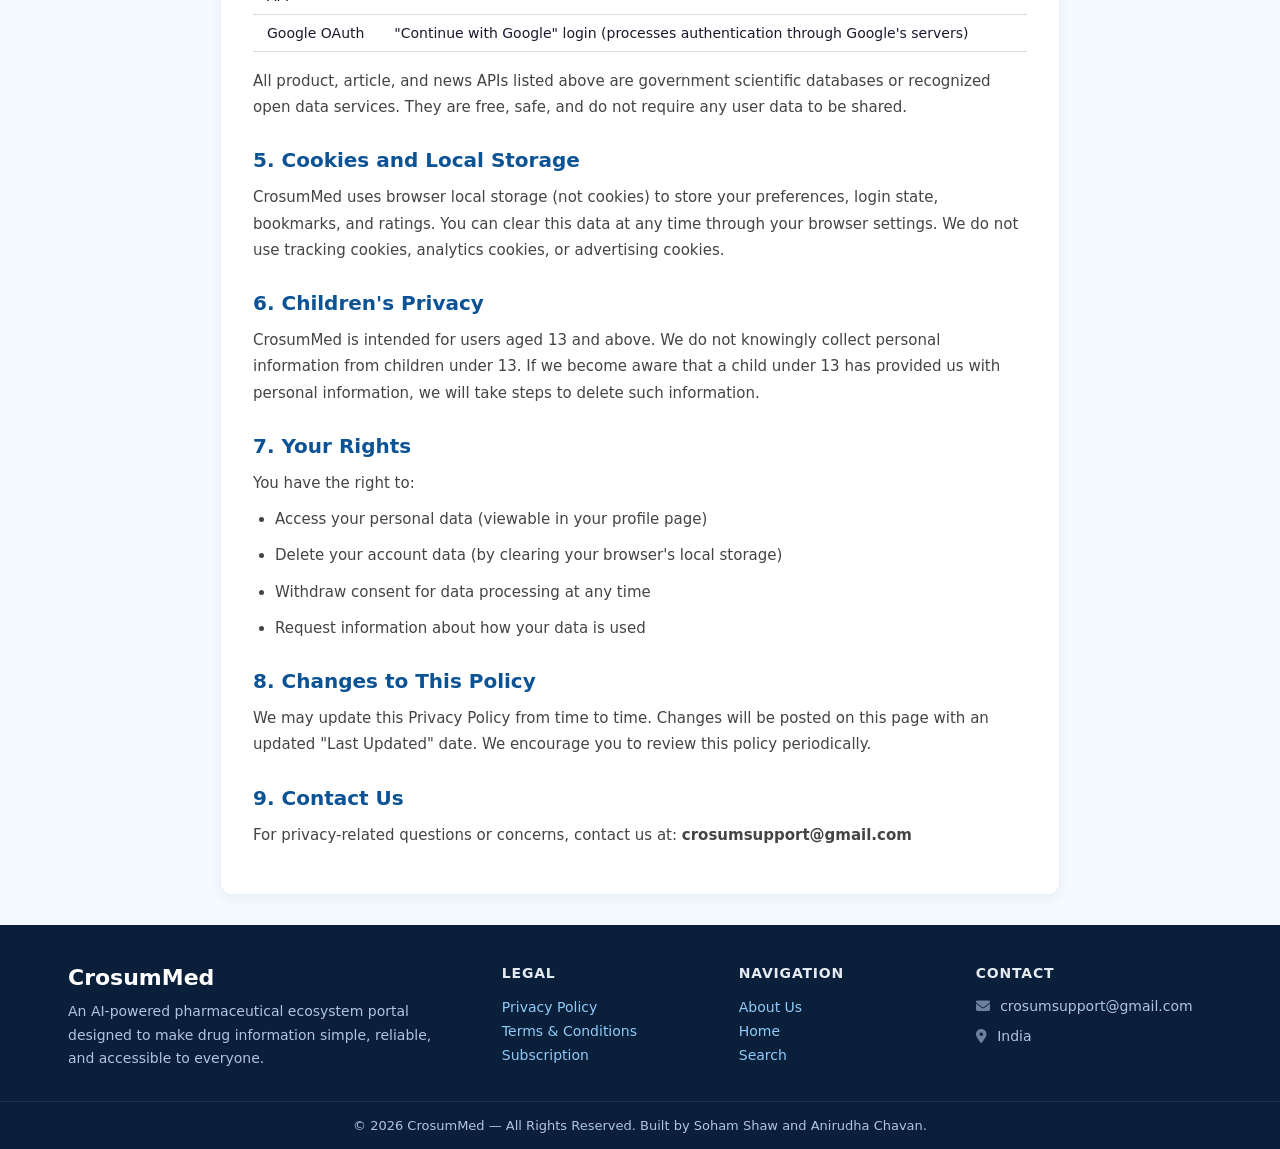
<file: privacy.html>
<!DOCTYPE html>
<html lang="en">
<head>
    <title>Privacy Policy | CrosumMed</title>
    <meta charset="UTF-8">
    <meta name="viewport" content="width=device-width, initial-scale=1.0">
    <link rel="stylesheet" href="css/global.css">
    <link rel="stylesheet" href="https://cdnjs.cloudflare.com/ajax/libs/font-awesome/6.5.0/css/all.min.css">
</head>
<body>
<div class="page-content">
<div id="header-placeholder"></div>
<div class="legal-page">
<div class="legal-card">
<h1>Privacy Policy</h1>
<p class="last-updated">Last Updated: March 2026</p>

<p>CrosumMed ("we", "our", "the platform") is committed to protecting the privacy of its users. This Privacy Policy explains how we collect, use, store, and protect your personal information when you use our platform.</p>

<h2>1. Information We Collect</h2>
<h3>1.1 Account Registration Data</h3>
<p>When you create an account, we collect:</p>
<ul>
<li><strong>Email Address</strong> — Used for login authentication and subscription activation. We may use your email to send registration confirmations and important account notifications.</li>
<li><strong>Full Name</strong> — Used to personalize your experience and for our AI assistant (Crosum) to provide contextual responses.</li>
<li><strong>Age</strong> — Used to ensure age-appropriate content delivery and to help our AI assistant provide relevant health information context.</li>
<li><strong>Password</strong> — Stored locally on your device. In future backend implementations, passwords will be encrypted using industry-standard hashing algorithms.</li>
</ul>

<h3>1.2 Usage Data</h3>
<p>We may collect non-personally identifiable information about how you interact with CrosumMed, including pages visited, search queries, bookmarked items, and feature usage. This data is used solely to improve the platform.</p>

<h3>1.3 Device Data</h3>
<p>We may collect basic device information such as browser type, screen resolution, and operating system to optimize the user experience across devices. We use your device's theme preference (light/dark mode) to default to your preferred display mode.</p>

<h2>2. How We Use Your Information</h2>
<table>
<tr><th>Data</th><th>Purpose</th></tr>
<tr><td>Email Address</td><td>Login authentication, subscription management, account notifications</td></tr>
<tr><td>Full Name</td><td>Profile display, AI assistant personalization</td></tr>
<tr><td>Age</td><td>Content contextualization, AI assistant awareness</td></tr>
<tr><td>Search Queries</td><td>Delivering search results, improving search algorithms</td></tr>
<tr><td>Bookmarks</td><td>Saving user preferences for quick access</td></tr>
<tr><td>Reviews/Ratings</td><td>Community product ratings, improving product data quality</td></tr>
</table>

<h2>3. Data Storage and Security</h2>
<p>Currently, CrosumMed is a frontend-only application. All user data (account information, bookmarks, ratings, preferences) is stored in your browser's local storage on your device. This means:</p>
<ul>
<li>Your data stays on your device and is not transmitted to any external server</li>
<li>Data will not persist if you clear your browser's local storage</li>
<li>Data is not synced across different devices or browsers</li>
</ul>
<p>When a backend server is implemented in the future, all sensitive data will be encrypted in transit (HTTPS/TLS) and at rest. Passwords will be hashed using bcrypt or equivalent standards. We will never store plain-text passwords on any server.</p>
<p><strong>We will never sell, trade, lease, or share your personal data with third parties for marketing purposes.</strong></p>

<h2>4. Third-Party APIs and External Services</h2>
<p>CrosumMed integrates with the following external APIs. These services may have their own privacy policies governing data they process.</p>

<h3>4.1 APIs for Product Data</h3>
<table>
<tr><th>API</th><th>Organisation</th><th>Data Provided</th><th>Usage on CrosumMed</th></tr>
<tr><td>PubChem API</td><td>NIH (National Library of Medicine)</td><td>Chemical formulas, molecular weight, CAS numbers</td><td>Chemistry tab on product pages</td></tr>
<tr><td>OpenFDA API</td><td>U.S. Food &amp; Drug Administration</td><td>Drug labels, warnings, dosage, side effects</td><td>Dosage, warnings, side effects sections</td></tr>
<tr><td>RxNorm API</td><td>National Library of Medicine</td><td>Generic names, drug synonyms</td><td>Generic name identification</td></tr>
<tr><td>DailyMed API</td><td>U.S. National Library of Medicine</td><td>Official FDA drug labels</td><td>Detailed drug descriptions</td></tr>
<tr><td>ClinicalTrials.gov API</td><td>NIH</td><td>Clinical trial data</td><td>Related clinical studies</td></tr>
<tr><td>PubChem BioAssay</td><td>NIH</td><td>Drug activity, biological targets</td><td>Pharmacology explanations</td></tr>
</table>

<h3>4.2 APIs for Articles</h3>
<table>
<tr><th>API</th><th>Organisation</th><th>Data Provided</th><th>Article Category</th></tr>
<tr><td>PubMed API (E-utilities)</td><td>NIH</td><td>Biomedical research papers</td><td>Drug Research &amp; Development</td></tr>
<tr><td>ClinicalTrials.gov API</td><td>NIH</td><td>Clinical study data</td><td>Clinical Trials</td></tr>
<tr><td>PubChem API</td><td>NIH</td><td>Pharmacology data</td><td>Drug Mechanism &amp; Pharmacology</td></tr>
<tr><td>MedlinePlus API</td><td>NLM</td><td>Patient-friendly guides</td><td>Disease &amp; Treatment Guides</td></tr>
<tr><td>OpenFDA API</td><td>U.S. FDA</td><td>Safety alerts</td><td>Drug Safety &amp; Side Effects</td></tr>
<tr><td>WHO Global Health API</td><td>WHO</td><td>Global health statistics</td><td>Public Health &amp; Epidemiology</td></tr>
<tr><td>CDC Open Data API</td><td>CDC</td><td>Epidemiology data</td><td>Public Health</td></tr>
<tr><td>FDA Open Data</td><td>U.S. FDA</td><td>Regulatory updates</td><td>Pharma Industry &amp; Regulations</td></tr>
</table>

<h3>4.3 APIs for News</h3>
<table>
<tr><th>API</th><th>Organisation</th><th>Data Provided</th><th>Usage</th></tr>
<tr><td>GDELT Project API</td><td>Global open data initiative</td><td>Global health news</td><td>Pharma &amp; healthcare news</td></tr>
<tr><td>Mediastack API</td><td>Mediastack</td><td>News headlines</td><td>Industry news aggregation</td></tr>
<tr><td>WHO News API (RSS)</td><td>WHO</td><td>Health updates</td><td>Global health news</td></tr>
<tr><td>FDA News API</td><td>U.S. FDA</td><td>Drug approvals, safety alerts</td><td>Drug approval news</td></tr>
<tr><td>CDC Newsroom API</td><td>CDC</td><td>Disease outbreaks</td><td>Public health updates</td></tr>
</table>

<h3>4.4 Other Integrations</h3>
<table>
<tr><th>Service</th><th>Purpose</th></tr>
<tr><td>Razorpay API</td><td>Payment processing for subscription (₹27/month). Payment data is handled entirely by Razorpay and never stored on CrosumMed.</td></tr>
<tr><td>Wikipedia API</td><td>Product images and supplementary information</td></tr>
<tr><td>Google Maps API</td><td>Nearby pharmacy locator (uses your device's geolocation with your permission)</td></tr>
<tr><td>Google OAuth</td><td>"Continue with Google" login (processes authentication through Google's servers)</td></tr>
</table>

<p>All product, article, and news APIs listed above are government scientific databases or recognized open data services. They are free, safe, and do not require any user data to be shared.</p>

<h2>5. Cookies and Local Storage</h2>
<p>CrosumMed uses browser local storage (not cookies) to store your preferences, login state, bookmarks, and ratings. You can clear this data at any time through your browser settings. We do not use tracking cookies, analytics cookies, or advertising cookies.</p>

<h2>6. Children's Privacy</h2>
<p>CrosumMed is intended for users aged 13 and above. We do not knowingly collect personal information from children under 13. If we become aware that a child under 13 has provided us with personal information, we will take steps to delete such information.</p>

<h2>7. Your Rights</h2>
<p>You have the right to:</p>
<ul>
<li>Access your personal data (viewable in your profile page)</li>
<li>Delete your account data (by clearing your browser's local storage)</li>
<li>Withdraw consent for data processing at any time</li>
<li>Request information about how your data is used</li>
</ul>

<h2>8. Changes to This Policy</h2>
<p>We may update this Privacy Policy from time to time. Changes will be posted on this page with an updated "Last Updated" date. We encourage you to review this policy periodically.</p>

<h2>9. Contact Us</h2>
<p>For privacy-related questions or concerns, contact us at: <strong>crosumsupport@gmail.com</strong></p>

</div>
</div>
<div id="footer-placeholder"></div>
</div>
<script src="js/global.js"></script>
<script>document.addEventListener("DOMContentLoaded",function(){initPage(null,{headerMode:"minimal"});});</script>
</body>
</html>
</file>
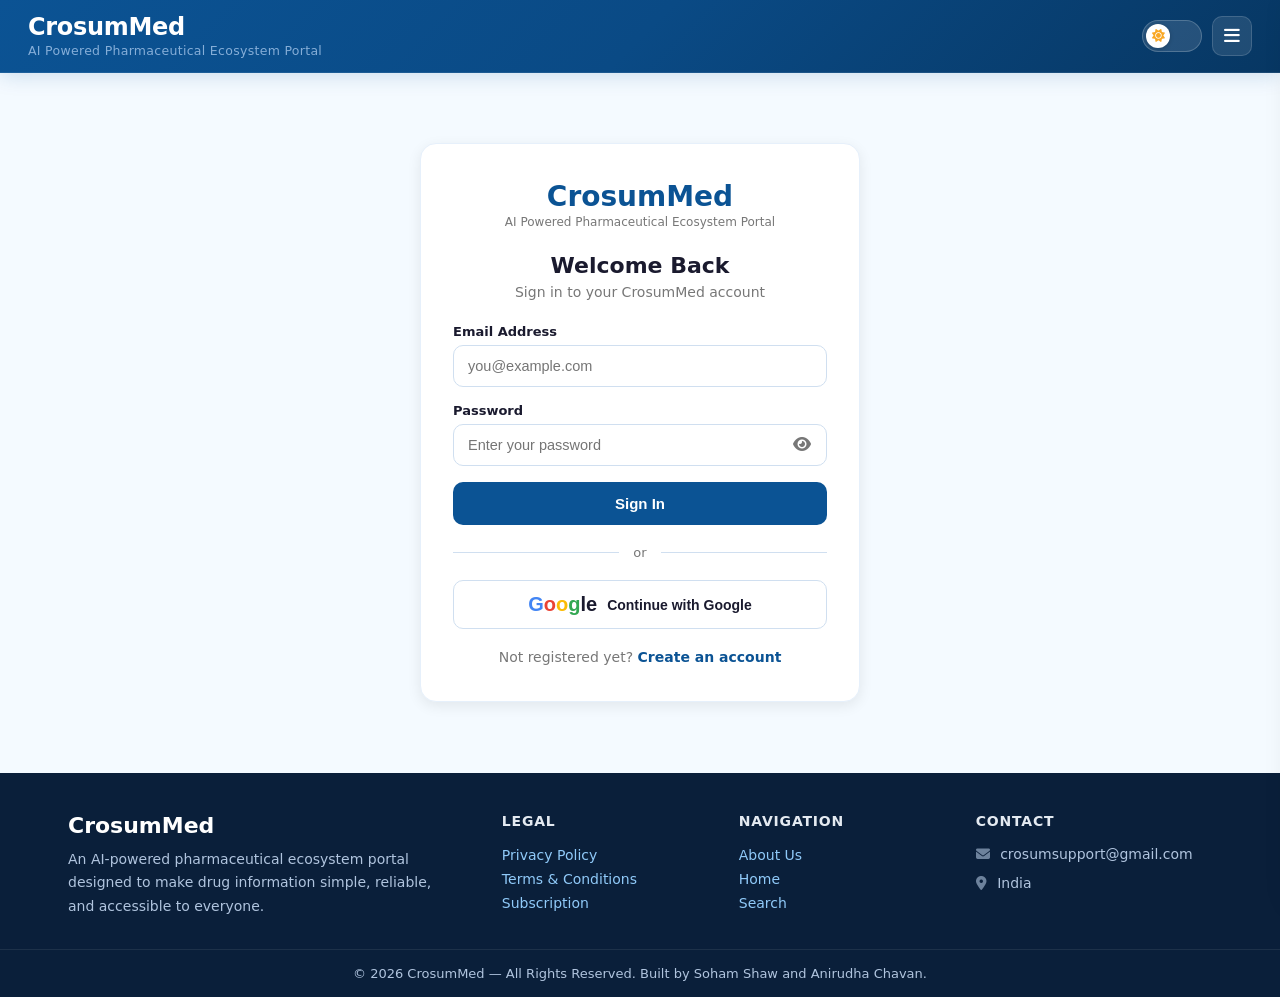
<file: profile.html>
<!DOCTYPE html>
<html lang="en">
<head>
    <title>My Profile | CrosumMed</title>
    <meta charset="UTF-8">
    <meta name="viewport" content="width=device-width, initial-scale=1.0">
    <link rel="stylesheet" href="css/global.css">
    <link rel="stylesheet" href="https://cdnjs.cloudflare.com/ajax/libs/font-awesome/6.5.0/css/all.min.css">
<style>
.profile-hero{text-align:center;padding:24px 0 16px}
.profile-hero-avatar{width:80px;height:80px;border-radius:50%;background:var(--brand-surface);border:3px solid var(--brand-primary);display:inline-flex;align-items:center;justify-content:center;font-size:34px;color:var(--brand-primary);font-weight:700;text-transform:uppercase}
.profile-hero-name{font-size:20px;font-weight:700;color:var(--text-primary);margin-top:10px}
.profile-hero-email{font-size:14px;color:var(--text-muted)}
.info-row{display:flex;justify-content:space-between;padding:14px 0;border-bottom:1px solid var(--border-light);font-size:15px}
.info-row:last-child{border-bottom:none}
.info-label{font-weight:600;color:var(--brand-primary)}
.info-value{color:var(--text-primary)}
.bm-sub-tabs{display:flex;gap:6px;margin-bottom:18px;border-bottom:2px solid var(--border-light);padding-bottom:0}
.bm-sub-tab{padding:10px 18px;border:none;background:transparent;font-size:14px;font-weight:600;color:var(--text-muted);cursor:pointer;border-bottom:3px solid transparent;margin-bottom:-2px;transition:all 0.2s}
.bm-sub-tab:hover{color:var(--brand-primary)}
.bm-sub-tab.active{color:var(--brand-primary);border-bottom-color:var(--brand-primary)}
.bm-list{list-style:none;padding:0;margin:0}
.bm-item{display:flex;align-items:center;justify-content:space-between;padding:12px 16px;border:1px solid var(--border-light);border-radius:10px;margin-bottom:8px;background:var(--bg-secondary);transition:var(--transition-theme)}
.bm-item:hover{border-color:var(--brand-primary)}
.bm-item a{color:var(--brand-primary);font-weight:600;text-decoration:none;font-size:14.5px}
.bm-item a:hover{text-decoration:underline}
.bm-remove{background:none;border:none;color:var(--text-muted);cursor:pointer;font-size:16px;padding:4px;transition:color 0.2s}
.bm-remove:hover{color:#e53935}
.bm-empty{text-align:center;padding:40px 20px;color:var(--text-muted);font-size:14px}
.sub-card{background:var(--bg-accent);border:2px solid var(--brand-primary);border-radius:14px;padding:28px;text-align:center;max-width:400px;margin:0 auto}
.sub-price{font-size:40px;font-weight:800;color:var(--brand-primary)}
.sub-price span{font-size:16px;font-weight:500;color:var(--text-muted)}
.sub-features{text-align:left;margin:20px 0;padding-left:20px}
.sub-features li{margin:8px 0;font-size:14.5px;color:var(--text-secondary);line-height:1.6}
.sub-btn{display:inline-flex;align-items:center;gap:8px;padding:14px 36px;background:var(--brand-primary);color:#fff;border:none;border-radius:10px;font-size:16px;font-weight:600;cursor:pointer;transition:all 0.2s}
.sub-btn:hover{background:var(--brand-dark);transform:translateY(-2px);box-shadow:0 4px 16px rgba(11,83,148,0.25)}
.sub-note{font-size:12px;color:var(--text-muted);margin-top:14px}
</style>
</head>
<body>
<div class="page-content">
<div id="header-placeholder"></div>

<div class="profile-layout">
    <!-- SIDEBAR TABS -->
    <div class="profile-sidebar">
        <button class="profile-tab-btn active" data-tab="account"><i class="fa-solid fa-user"></i> Account</button>
        <button class="profile-tab-btn" data-tab="bookmarks"><i class="fa-solid fa-bookmark"></i> Bookmarks</button>
        <button class="profile-tab-btn" data-tab="subscription"><i class="fa-solid fa-crown"></i> Subscription</button>
    </div>

    <!-- CONTENT -->
    <div class="profile-content">

        <!-- ACCOUNT TAB -->
        <div class="profile-panel active" id="tab-account">
            <div class="profile-hero">
                <div class="profile-hero-avatar" id="pAvatar">U</div>
                <div class="profile-hero-name" id="pName">User</div>
                <div class="profile-hero-email" id="pEmail">user@email.com</div>
            </div>
            <div id="pInfo">
                <div class="info-row"><span class="info-label">Email</span><span class="info-value" id="pInfoEmail">—</span></div>
                <div class="info-row"><span class="info-label">Full Name</span><span class="info-value" id="pInfoName">—</span></div>
                <div class="info-row"><span class="info-label">Age</span><span class="info-value" id="pInfoAge">—</span></div>
                <div class="info-row"><span class="info-label">Member Since</span><span class="info-value" id="pInfoDate">—</span></div>
            </div>
        </div>

        <!-- BOOKMARKS TAB -->
        <div class="profile-panel" id="tab-bookmarks" style="display:none;">
            <h2 style="font-size:20px;font-weight:700;color:var(--brand-primary);margin:0 0 16px;">My Bookmarks</h2>
            <div class="bm-sub-tabs">
                <button class="bm-sub-tab active" data-sub="products"><i class="fa-solid fa-pills" style="margin-right:5px;"></i>Products</button>
                <button class="bm-sub-tab" data-sub="articles"><i class="fa-solid fa-newspaper" style="margin-right:5px;"></i>Articles</button>
                <button class="bm-sub-tab" data-sub="news"><i class="fa-solid fa-rss" style="margin-right:5px;"></i>News</button>
            </div>
            <div id="bmContent"></div>
        </div>

        <!-- SUBSCRIPTION TAB -->
        <div class="profile-panel" id="tab-subscription" style="display:none;">
            <h2 style="font-size:20px;font-weight:700;color:var(--brand-primary);margin:0 0 20px;text-align:center;">CrosumMed Premium</h2>
            <div class="sub-card">
                <div class="sub-price">₹27<span>/month</span></div>
                <p style="color:var(--text-muted);margin:8px 0 0;font-size:14px;">Remove all ads and enjoy an uninterrupted experience</p>
                <ul class="sub-features">
                    <li><i class="fa-solid fa-check" style="color:var(--brand-primary);margin-right:6px;"></i> Ad-free browsing across all pages</li>
                    <li><i class="fa-solid fa-check" style="color:var(--brand-primary);margin-right:6px;"></i> Priority access to new features</li>
                    <li><i class="fa-solid fa-check" style="color:var(--brand-primary);margin-right:6px;"></i> Unlimited DOCX downloads</li>
                    <li><i class="fa-solid fa-check" style="color:var(--brand-primary);margin-right:6px;"></i> Support CrosumMed development</li>
                </ul>
                <button class="sub-btn" id="subPayBtn" style="opacity:0.7;cursor:default;"><i class="fa-solid fa-clock"></i> Coming Soon</button>
                <p class="sub-note">Payment gateway integration in progress.<br><a href="subscription.html" style="color:var(--brand-primary);">View full subscription policy</a></p>
            </div>
        </div>
    </div>
</div>

<div id="footer-placeholder"></div>
</div>

<script src="js/global.js"></script>
<script>
// Redirect if not logged in
if(!isLoggedIn()){window.location.href="login.html?redirect="+encodeURIComponent(window.location.href);throw"";}

var user=getUser();

// Populate account
document.getElementById("pAvatar").textContent=user.name?user.name.charAt(0).toUpperCase():"U";
document.getElementById("pName").textContent=user.name||"User";
document.getElementById("pEmail").textContent=user.email||"";
document.getElementById("pInfoEmail").textContent=user.email||"—";
document.getElementById("pInfoName").textContent=user.name||"—";
document.getElementById("pInfoAge").textContent=user.age||"—";
document.getElementById("pInfoDate").textContent=user.createdAt?new Date(user.createdAt).toLocaleDateString("en-IN",{year:"numeric",month:"long",day:"numeric"}):"—";

// Tab switching
document.querySelectorAll(".profile-tab-btn").forEach(function(btn){
    btn.addEventListener("click",function(){
        document.querySelectorAll(".profile-tab-btn").forEach(function(b){b.classList.remove("active");});
        document.querySelectorAll(".profile-panel").forEach(function(p){p.style.display="none";});
        btn.classList.add("active");
        document.getElementById("tab-"+btn.dataset.tab).style.display="block";
        if(btn.dataset.tab==="bookmarks")renderBookmarks("products");
    });
});

// URL tab param
var urlTab=new URLSearchParams(window.location.search).get("tab");
if(urlTab){
    document.querySelectorAll(".profile-tab-btn").forEach(function(b){b.classList.remove("active");});
    document.querySelectorAll(".profile-panel").forEach(function(p){p.style.display="none";});
    var target=document.querySelector('.profile-tab-btn[data-tab="'+urlTab+'"]');
    if(target){target.classList.add("active");document.getElementById("tab-"+urlTab).style.display="block";}
    if(urlTab==="bookmarks")renderBookmarks("products");
}

// Bookmark sub-tabs
document.querySelectorAll(".bm-sub-tab").forEach(function(btn){
    btn.addEventListener("click",function(){
        document.querySelectorAll(".bm-sub-tab").forEach(function(b){b.classList.remove("active");});
        btn.classList.add("active");
        renderBookmarks(btn.dataset.sub);
    });
});

function renderBookmarks(type){
    var bm=getBookmarks(type);
    var container=document.getElementById("bmContent");
    if(!bm.length){container.innerHTML='<div class="bm-empty"><i class="fa-solid fa-bookmark" style="font-size:28px;opacity:0.3;display:block;margin-bottom:10px;"></i>No '+type+' bookmarked yet.</div>';return;}
    var html='<ul class="bm-list">';
    bm.forEach(function(item){
        var link="";
        if(type==="products")link='details.html?name='+encodeURIComponent(item);
        else if(type==="articles")link='details.html?type=article&id='+encodeURIComponent(item);
        else link='details.html?type=news&id='+encodeURIComponent(item);
        html+='<li class="bm-item"><a href="'+link+'">'+item+'</a><button class="bm-remove" onclick="removeBm(\''+type+"','"+item.replace(/'/g,"\\'")+"')\" title=\"Remove\"><i class=\"fa-solid fa-trash-can\"></i></button></li>";
    });
    html+='</ul>';
    container.innerHTML=html;
}

function removeBm(type,name){
    toggleBookmark(name,type);
    renderBookmarks(type);
}

// Razorpay placeholder
document.getElementById("subPayBtn").addEventListener("click",function(){
    alert("Coming Soon!\n\nRazorpay payment gateway integration is currently in progress.\nSubscription: ₹27/month — Ad-free CrosumMed experience.");
});

document.addEventListener("DOMContentLoaded",function(){initPage();});
</script>
</body>
</html>
</file>
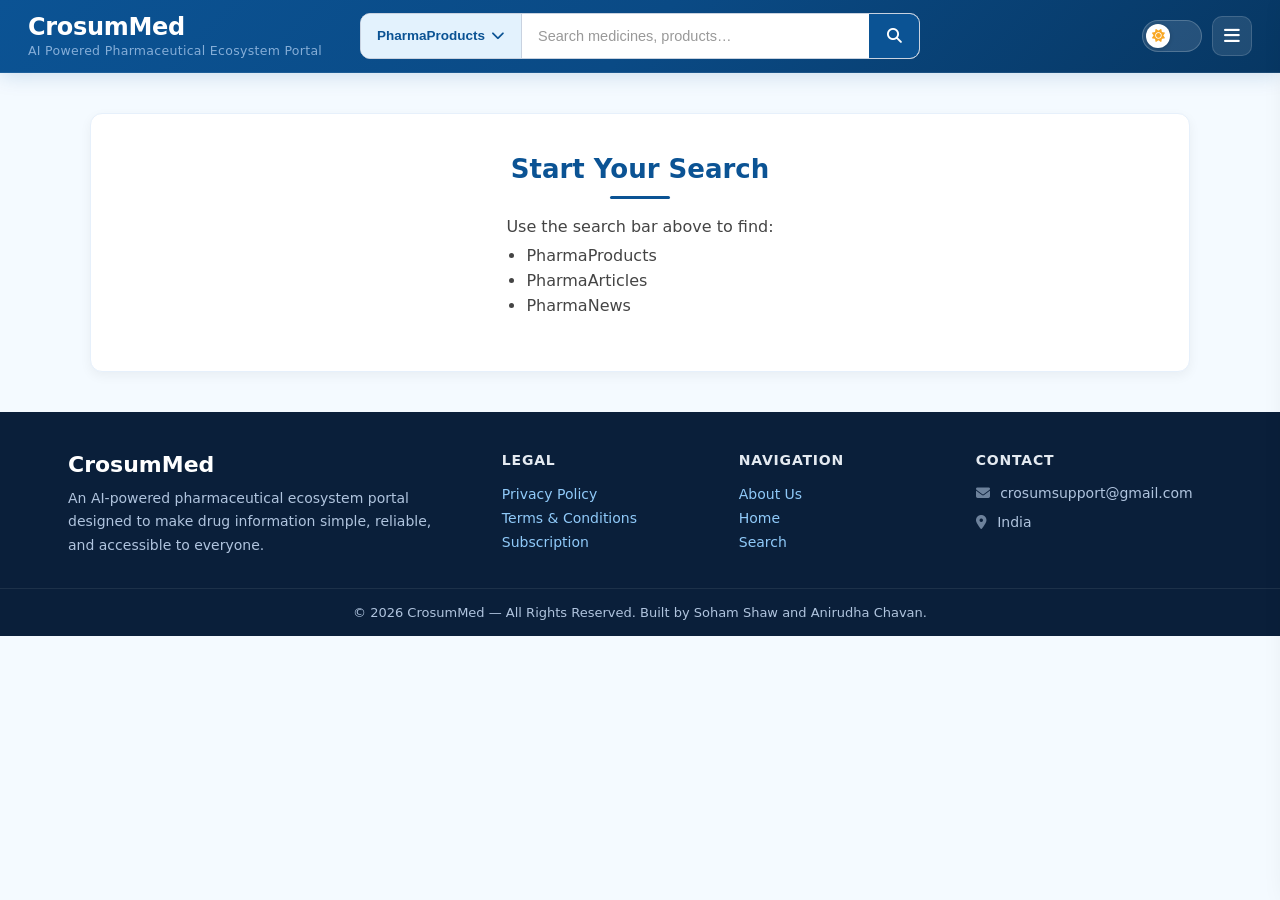
<file: search.html>
<!DOCTYPE html>
<html lang="en">
<head>
<meta charset="UTF-8">
<title>Search | CrosumMed</title>
<meta name="viewport" content="width=device-width, initial-scale=1.0">
<link rel="stylesheet" href="css/global.css">
<link rel="stylesheet" href="https://cdnjs.cloudflare.com/ajax/libs/font-awesome/6.5.0/css/all.min.css">
<style>
.container { width: 90%; max-width: 1200px; margin: 25px auto; background: var(--bg-card); padding: 28px 30px; border-radius: 12px; box-shadow: var(--shadow-card); border: 1px solid var(--border-light); transition: var(--transition-theme); }
table { width: 100%; border-collapse: collapse; margin-top: 20px; }
th { background-color: var(--table-header-bg); color: var(--table-header-text); padding: 12px 8px; text-align: center; font-size: 14px; font-weight: 600; white-space: nowrap; }
td { padding: 10px 12px; border-bottom: 1px solid var(--table-border); color: var(--text-primary); transition: var(--transition-theme); }
tr:not(.no-result-row):hover { background-color: var(--table-hover); }
tr:nth-child(even):not(.no-result-row) { background-color: var(--table-stripe); }
.view-btn { background-color: var(--brand-primary); color: #fff; padding: 7px 14px; text-decoration: none; border-radius: 8px; font-size: 13px; font-weight: 600; transition: background 0.2s, transform 0.1s; display: inline-block; }
.view-btn:hover { background-color: var(--brand-dark); color: #fff; transform: translateY(-1px); }
.type-badge { display: inline-block; background-color: var(--bg-accent); color: var(--brand-primary); border: 1px solid var(--border-color); padding: 3px 10px; border-radius: 20px; font-size: 12px; font-weight: 600; white-space: nowrap; }

@media (max-width: 900px) {
    table, thead, tbody, th, tr { display: block; width: 100%; }
    th { display: none; }
    td { display: flex; justify-content: space-between; align-items: center; width: 100%; padding: 10px 14px; border: none; border-bottom: 1px solid var(--border-light); font-size: 14px; }
    td::before { content: attr(data-label); font-weight: 700; color: var(--brand-primary); font-size: 12px; text-transform: uppercase; flex-shrink: 0; margin-right: 12px; }
    tr { background: var(--bg-card); margin-bottom: 14px; border-radius: 10px; box-shadow: var(--shadow-sm); border: 1px solid var(--border-light); overflow: hidden; }
}

#resultsTable th, #resultsTable td { vertical-align: middle; }
#resultsTable td { text-align: center; }
.buy-container { display: inline-flex; gap: 5px; justify-content: center; align-items: center; flex-wrap: nowrap; }
.buy-container .buy-btn { white-space: nowrap; padding: 4px 7px; font-size: 11px; }
.empty-search-box { display: none; max-width: 1100px; margin: 40px auto; background: var(--bg-card); padding: 40px 30px; text-align: center; border-radius: 12px; box-shadow: var(--shadow-card); border: 1px solid var(--border-light); }
.empty-title { color: var(--brand-primary); font-size: 26px; font-weight: 800; margin: 0 0 6px; }
.empty-title::after { content: ""; display: block; width: 60px; height: 3px; background: var(--brand-primary); margin: 12px auto 18px; border-radius: 3px; }
.empty-content { font-size: 16px; color: var(--text-secondary); text-align: left; display: inline-block; }
.empty-content ul { margin-top: 10px; padding-left: 20px; }
.empty-content li { margin: 6px 0; color: var(--text-secondary); }

/* FILTER BAR */
.filter-bar { display: flex; align-items: center; margin: 18px 0 4px; background: var(--bg-accent); border: 1px solid var(--border-color); border-radius: 10px; padding: 12px 18px; flex-wrap: wrap; gap: 0; row-gap: 10px; transition: var(--transition-theme); }
.filter-group { display: flex; align-items: center; gap: 8px; }
.filter-label { font-size: 13px; font-weight: 700; color: var(--brand-primary); white-space: nowrap; }
.filter-select { appearance: none; -webkit-appearance: none; background-color: var(--bg-card); border: 1.5px solid var(--border-color); border-radius: 8px; padding: 8px 32px 8px 12px; font-size: 13px; color: var(--text-primary); cursor: pointer; outline: none; font-weight: 500; min-width: 160px; background-repeat: no-repeat; background-position: right 10px center; transition: border-color 0.2s, box-shadow 0.2s; background-image: url("data:image/svg+xml;charset=UTF-8,%3Csvg xmlns='http://www.w3.org/2000/svg' width='12' height='8' viewBox='0 0 12 8'%3E%3Cpath d='M1 1l5 5 5-5' stroke='%230B5394' stroke-width='1.8' fill='none' stroke-linecap='round' stroke-linejoin='round'/%3E%3C/svg%3E"); }
[data-theme="dark"] .filter-select { background-image: url("data:image/svg+xml;charset=UTF-8,%3Csvg xmlns='http://www.w3.org/2000/svg' width='12' height='8' viewBox='0 0 12 8'%3E%3Cpath d='M1 1l5 5 5-5' stroke='%2390caf9' stroke-width='1.8' fill='none' stroke-linecap='round' stroke-linejoin='round'/%3E%3C/svg%3E"); }
.filter-select:hover { border-color: var(--brand-primary); }
.filter-select:focus { border-color: var(--brand-primary); box-shadow: 0 0 0 2px rgba(11,83,148,0.12); }
.filter-divider { width: 1px; height: 28px; background: var(--border-color); margin: 0 14px; flex-shrink: 0; }
#categoryWrapper { display: none; align-items: center; gap: 8px; }
#categoryWrapper.visible { display: flex; }
#dividerBeforeCat { display: none; }
@media (max-width: 768px) { .filter-bar { flex-direction: column; align-items: flex-start; gap: 10px; } .filter-divider { display: none !important; } .filter-select { min-width: 100%; width: 100%; } .filter-group { width: 100%; } .filter-label { min-width: 90px; } }

.results-header { display: flex; justify-content: space-between; align-items: center; flex-wrap: wrap; gap: 8px; }
.results-header .search-title { font-size: 20px; font-weight: 700; color: var(--brand-primary); }
.results-header .results-count { display: none; font-size: 14px; font-weight: 600; color: var(--brand-primary); background: var(--bg-accent); padding: 4px 12px; border-radius: 8px; }
.results-divider { height: 2px; background: var(--brand-primary); border: none; margin: 10px 0 0; opacity: 0.3; border-radius: 2px; }

/* SEARCH LAYOUT: sidebar + main */
.search-layout { display: flex; gap: 20px; margin-top: 16px; }
.search-sidebar { width: 240px; flex-shrink: 0; }
.search-main { flex: 1; min-width: 0; }
@media (max-width: 900px) { .search-layout { flex-direction: column; } .search-sidebar { width: 100%; } }

/* Cards container for articles/news */
#cardResults { display: flex; flex-direction: column; gap: 0; }
</style>
</head>
<body>
<div class="page-content">
<div id="header-placeholder"></div>
<div id="didYouMeanBox"></div>

<div id="emptySearchMessage" class="empty-search-box">
    <h2 class="empty-title">Start Your Search</h2>
    <div class="empty-content">Use the search bar above to find:<ul><li>PharmaProducts</li><li>PharmaArticles</li><li>PharmaNews</li></ul></div>
</div>

<div class="container" id="resultsContainer">

    <!-- DISCLAIMER (products) -->
    <div class="disclaimer-box" id="disclaimerProduct">
        <i class="fa-solid fa-triangle-exclamation"></i>
        <div><strong>Medical Disclaimer:</strong> Information on CrosumMed is for general informational purposes only. Always consult a qualified healthcare professional before using any pharmaceutical product.</div>
    </div>
    <!-- DISCLAIMER (articles/news) -->
    <div class="disclaimer-box" id="disclaimerArticle" style="display:none;">
        <i class="fa-solid fa-triangle-exclamation"></i>
        <div><strong>Disclaimer:</strong> Articles and news are sourced from external databases and APIs. CrosumMed does not author this content. Always verify information from primary sources and consult professionals for medical decisions.</div>
    </div>

    <div class="results-header">
        <span class="search-title" id="searchTitle">Search Results</span>
        <span class="results-count" id="resultsCount"></span>
    </div>
    <hr class="results-divider">

    <!-- ======= PRODUCT MODE ======= -->
    <div id="productMode">
        <div class="filter-bar">
            <div class="filter-group"><span class="filter-label"><i class="fa-solid fa-layer-group" style="margin-right:5px;opacity:0.75;"></i>Product Type</span>
                <select id="typeFilter" class="filter-select"><option value="all">All Types</option><option value="Oral Medicines">Oral Medicines</option><option value="Skin &amp; Topical">Skin &amp; Topical</option><option value="Respiratory">Respiratory</option><option value="Injectables">Injectables</option><option value="Eye, Ear &amp; Nose">Eye, Ear &amp; Nose</option><option value="Wound Care">Wound Care</option><option value="Medical Devices">Medical Devices</option><option value="Baby &amp; Feminine Care">Baby &amp; Feminine Care</option><option value="Wellness &amp; Nutrition">Wellness &amp; Nutrition</option><option value="AYUSH">AYUSH</option></select>
            </div>
            <div class="filter-divider" id="dividerBeforeCat"></div>
            <div class="filter-group" id="categoryWrapper"><span class="filter-label"><i class="fa-solid fa-tag" style="margin-right:5px;opacity:0.75;"></i>Category</span>
                <select id="categoryFilter" class="filter-select"><option value="all">All Categories</option></select>
            </div>
            <div class="filter-divider"></div>
            <div class="filter-group"><span class="filter-label"><i class="fa-solid fa-arrow-up-wide-short" style="margin-right:5px;opacity:0.75;"></i>Price</span>
                <select id="priceSort" class="filter-select" style="min-width:140px;"><option value="default">Default</option><option value="low-high">Low → High</option><option value="high-low">High → Low</option></select>
            </div>
        </div>
        <table id="resultsTable"><tr><td colspan="9" style="text-align:center;">Loading...</td></tr></table>
        <div id="paginationError"></div>
        <div id="pagination"></div>
    </div>

    <!-- ======= ARTICLE MODE ======= -->
    <div id="articleMode" style="display:none;">
        <div class="search-layout">
            <div class="search-sidebar">
                <!-- Category Filter -->
                <div class="year-range-panel">
                    <div class="year-range-title"><i class="fa-solid fa-filter" style="margin-right:6px;"></i>Category</div>
                    <select id="articleCatFilter" class="filter-select" style="width:100%;min-width:0;">
                        <option value="all">All Categories</option>
                        <option value="Clinical Trials">Clinical Trials</option>
                        <option value="Drug Research & Development">Drug Research &amp; Development</option>
                        <option value="Drug Mechanism & Pharmacology">Drug Mechanism &amp; Pharmacology</option>
                        <option value="Disease & Treatment Guides">Disease &amp; Treatment Guides</option>
                        <option value="Drug Safety & Side Effects">Drug Safety &amp; Side Effects</option>
                        <option value="Medical Devices & Healthcare Technology">Medical Devices &amp; Healthcare Tech</option>
                        <option value="Public Health & Epidemiology">Public Health &amp; Epidemiology</option>
                        <option value="Pharmaceutical Industry & Regulations">Pharma Industry &amp; Regulations</option>
                    </select>
                </div>
                <!-- Year Range -->
                <div class="year-range-panel">
                    <div class="year-range-title"><i class="fa-solid fa-calendar" style="margin-right:6px;"></i>Publication Date</div>
                    <div class="year-range-inputs">
                        <input type="number" id="articleYearFrom" placeholder="From" min="1900" max="2030">
                        <span>to</span>
                        <input type="number" id="articleYearTo" placeholder="To" min="1900" max="2030">
                    </div>
                    <div style="text-align:center;margin-top:10px;">
                        <button type="button" class="view-btn" style="padding:6px 28px;font-size:12px;" onclick="displayArticleResults()">Set</button>
                    </div>
                </div>
            </div>
            <div class="search-main">
                <div id="cardResults"></div>
                <div id="articlePagError"></div>
                <div id="articlePagination"></div>
            </div>
        </div>
    </div>

    <!-- ======= NEWS MODE ======= -->
    <div id="newsMode" style="display:none;">
        <div class="search-layout">
            <div class="search-sidebar">
                <div class="year-range-panel">
                    <div class="year-range-title"><i class="fa-solid fa-sort" style="margin-right:6px;"></i>Sort Order</div>
                    <select id="newsSort" class="filter-select" style="width:100%;min-width:0;">
                        <option value="newest">Newest First</option>
                        <option value="oldest">Oldest First</option>
                    </select>
                </div>
                <div class="year-range-panel">
                    <div class="year-range-title"><i class="fa-solid fa-calendar" style="margin-right:6px;"></i>Date Range</div>
                    <div class="year-range-inputs">
                        <input type="number" id="newsYearFrom" placeholder="From" min="1900" max="2030">
                        <span>to</span>
                        <input type="number" id="newsYearTo" placeholder="To" min="1900" max="2030">
                    </div>
                    <div style="text-align:center;margin-top:10px;">
                        <button type="button" class="view-btn" style="padding:6px 28px;font-size:12px;" onclick="displayNewsResults()">Set</button>
                    </div>
                </div>
            </div>
            <div class="search-main">
                <div id="newsCardResults"></div>
                <div id="newsPagError"></div>
                <div id="newsPagination"></div>
            </div>
        </div>
    </div>

</div>

<div id="footer-placeholder"></div>
</div>

<script src="js/global.js"></script>
<script>

/* ===== SHARED STATE ===== */
var searchMode = "products"; // products | articles | news
var medicines = [], articles = [], news = [];
var debounceTimer;
var currentPage = parseInt(new URLSearchParams(window.location.search).get("page")) || 1;
var RESULTS_PER_PAGE = 10;

var TYPE_CATEGORIES_PLAIN = {
    "Oral Medicines": ["Analgesic","Fever Reducer","Pain Reliever","Antibiotic","Diabetes","Antihistamine","Antacid","Cough & Cold","Rehydration","Vitamin","Cholesterol"],
    "Skin & Topical": ["Anti-Infective Cream","Anti-Itch Cream","Pain Relief Gel","Moisturizer & Ointment","Acne Treatment","Hair Treatment"],
    "Respiratory": ["MDI Inhaler","DPI Inhaler","Nebulizer Solution","Nebulizer Device"],
    "Injectables": ["Insulin","Therapeutic Injection","Vaccine"],
    "Eye, Ear & Nose": ["Eye Drops","Ear Drops","Nasal Drops & Spray"],
    "Wound Care": ["Antiseptic Solution","Bandages & Dressings"],
    "Medical Devices": ["Diagnostic Device","Supportive Aid"],
    "Baby & Feminine Care": ["Baby Care","Feminine Care"],
    "Wellness & Nutrition": ["Vitamins & Supplements","Health Food","Oral Care"],
    "AYUSH": ["Ayurvedic Medicine","Herbal Supplement","Homeopathic Medicine"]
};

function getSearchTerm() { return new URLSearchParams(window.location.search).get("query") || ""; }
function getSearchType() { return new URLSearchParams(window.location.search).get("type") || "PharmaProducts"; }

/* ===== DETECT MODE FROM URL ===== */
function detectMode() {
    var type = getSearchType();
    if (type === "PharmaArticles") return "articles";
    if (type === "PharmaNews") return "news";
    return "products";
}

function showMode(mode) {
    searchMode = mode;
    document.getElementById("productMode").style.display = mode === "products" ? "block" : "none";
    document.getElementById("articleMode").style.display = mode === "articles" ? "block" : "none";
    document.getElementById("newsMode").style.display = mode === "news" ? "block" : "none";
    document.getElementById("disclaimerProduct").style.display = mode === "products" ? "flex" : "none";
    document.getElementById("disclaimerArticle").style.display = mode !== "products" ? "flex" : "none";
}

/* ===== PRODUCT SEARCH (existing logic preserved) ===== */

var table = document.getElementById("resultsTable");
var typeFilter = document.getElementById("typeFilter");
var categoryFilter = document.getElementById("categoryFilter");
var categoryWrapper = document.getElementById("categoryWrapper");
var dividerBeforeCat = document.getElementById("dividerBeforeCat");
var priceSort = document.getElementById("priceSort");

function populateCategoryDropdown(type) {
    categoryFilter.innerHTML = '<option value="all">All Categories</option>';
    var cats = TYPE_CATEGORIES_PLAIN[type];
    if (cats) cats.forEach(function(cat) {
        var opt = document.createElement("option"); opt.value = cat; opt.textContent = cat;
        categoryFilter.appendChild(opt);
    });
}

function updateCategoryVisibility() {
    var sel = typeFilter.value;
    if (sel === "all") { categoryWrapper.classList.remove("visible"); dividerBeforeCat.style.display = "none"; }
    else { populateCategoryDropdown(sel); categoryWrapper.classList.add("visible"); dividerBeforeCat.style.display = "block"; }
}

function displayProductResults() {
    var emptyMsg = document.getElementById("emptySearchMessage");
    var container = document.getElementById("resultsContainer");
    var countBox = document.getElementById("resultsCount");
    var dymBox = document.getElementById("didYouMeanBox");
    var searchTerm = getSearchTerm();
    currentPage = Math.max(1, parseInt(new URLSearchParams(window.location.search).get("page")) || 1);

    if (!searchTerm.trim()) { table.innerHTML = ""; dymBox.style.display = "none"; countBox.style.display = "none"; emptyMsg.style.display = "block"; container.style.display = "none"; return; }
    emptyMsg.style.display = "none"; container.style.display = "block";

    var q = searchTerm.trim().toLowerCase(), selType = typeFilter.value, selCat = categoryFilter.value;
    table.innerHTML = ""; dymBox.style.display = "none"; dymBox.innerHTML = "";

    var filtered = medicines.filter(function(m) {
        return (!q || simpleFuzzyMatch(m.name, q)) && (selType === "all" || m.type === selType) && (selCat === "all" || m.category === selCat);
    });

    var sortOpt = priceSort.value;
    if (sortOpt === "low-high") filtered.sort(function(a,b) { return parseFloat(a.price.replace(/[^0-9.]/g,"")) - parseFloat(b.price.replace(/[^0-9.]/g,"")); });
    else if (sortOpt === "high-low") filtered.sort(function(a,b) { return parseFloat(b.price.replace(/[^0-9.]/g,"")) - parseFloat(a.price.replace(/[^0-9.]/g,"")); });

    var exact = medicines.filter(function(m) { return m.name.toLowerCase().includes(q); });
    if (q && exact.length === 0 && filtered.length > 0) { dymBox.innerHTML = '<div>Did you mean <a href="search.html?query=' + encodeURIComponent(filtered[0].name) + '">' + filtered[0].name + '</a>?</div>'; dymBox.style.display = "block"; }

    if (!filtered.length) { table.innerHTML = '<tr class="no-result-row"><td colspan="9" style="text-align:center;padding:30px;"><b style="color:var(--danger-text);">No Result Found</b><br><span style="font-size:14px;color:var(--text-muted);">Try a different search term or remove filters</span></td></tr>'; document.getElementById("pagination").innerHTML = ""; countBox.style.display = "none"; return; }

    countBox.style.display = "inline";
    var s = (currentPage-1)*RESULTS_PER_PAGE+1, e = Math.min(currentPage*RESULTS_PER_PAGE, filtered.length);
    countBox.innerText = "Showing " + s + "–" + e + " of " + filtered.length;

    setupGlobalPagination({ data: filtered, itemsPerPage: RESULTS_PER_PAGE, containerId: "pagination", onRender: function(paged) {
        table.innerHTML = '<tr><th>S.No.</th><th>Medicine Name</th><th>Rating</th><th>Type</th><th>Category</th><th>MRP</th><th>Details</th><th>Buy</th><th>Bookmark</th></tr>';
        paged.forEach(function(med, idx) {
            var row = table.insertRow();
            var c0=row.insertCell(0); c0.setAttribute("data-label","S.No."); c0.innerText=(currentPage-1)*RESULTS_PER_PAGE+idx+1;
            var c1=row.insertCell(1); c1.setAttribute("data-label","Name"); c1.innerHTML=highlightText(med.name,searchTerm); c1.style.fontWeight="600";
            var c2=row.insertCell(2); c2.setAttribute("data-label","Rating"); c2.innerHTML=generateStarUI(getAvgRating(med.name));
            var c3=row.insertCell(3); c3.setAttribute("data-label","Type"); c3.innerHTML='<span class="type-badge">'+(med.type||"—")+'</span>';
            var c4=row.insertCell(4); c4.setAttribute("data-label","Category"); c4.innerText=med.category;
            var c5=row.insertCell(5); c5.setAttribute("data-label","MRP"); c5.innerText=med.price; c5.style.fontWeight="600";
            var c6=row.insertCell(6); c6.setAttribute("data-label","Details"); c6.innerHTML='<a class="view-btn" href="details.html?name='+encodeURIComponent(med.name)+'">View</a>';
            var c7=row.insertCell(7); c7.setAttribute("data-label","Buy");
            var bd=document.createElement("div"); bd.className="buy-container";
            if (med.stores&&med.stores.length) { med.stores.forEach(function(st) { var a=document.createElement("a"); a.className="view-btn buy-btn"; a.target="_blank"; a.rel="noopener noreferrer"; a.href=st.link; a.innerText=st.name; bd.appendChild(a); }); } else { bd.innerHTML="<b style='color:var(--danger-text);'>N/A</b>"; }
            c7.appendChild(bd);
            var c8=row.insertCell(8); c8.setAttribute("data-label","Bookmark"); c8.classList.add("bookmark-column");
            var bm=document.createElement("button"); bm.className="bookmark-btn";
            if(isLoggedIn()&&isBookmarked(med.name,"products")){bm.innerHTML='<i class="fa-solid fa-bookmark"></i>';bm.classList.add("active");}else{bm.innerHTML='<i class="fa-regular fa-bookmark"></i>';}
            bm.addEventListener("click",(function(n,b){return function(){var ok=toggleBookmark(n,"products");if(!ok)return;b.classList.toggle("active");b.innerHTML=b.classList.contains("active")?'<i class="fa-solid fa-bookmark"></i>':'<i class="fa-regular fa-bookmark"></i>';};})(med.name,bm));
            c8.appendChild(bm);
        });
    }});
}

function getAvgRating(name) {
    var r = getRatings(); if (r[name]&&r[name].length) { var t=r[name].reduce(function(a,b){return a+b;},0); return t/r[name].length; }
    var m = medicines.find(function(x){return x.name===name;}); return (m&&m.rating)?m.rating:0;
}
function generateStarUI(avg) {
    var sc=avg.toFixed(1),sv=avg/2,f=Math.floor(sv),h=sv%1>=0.5,html='<div class="rating-wrapper"><div class="stars-row">';
    for(var i=1;i<=5;i++){if(i<=f)html+='<i class="fa-solid fa-star star-filled"></i>';else if(i===f+1&&h)html+='<i class="fa-solid fa-star-half-stroke star-filled"></i>';else html+='<i class="fa-regular fa-star star-empty"></i>';}
    return html+'</div><div class="rating-score">'+sc+'/10</div></div>';
}


/* ===== ARTICLE SEARCH ===== */

function displayArticleResults() {
    var container = document.getElementById("resultsContainer");
    var emptyMsg = document.getElementById("emptySearchMessage");
    var countBox = document.getElementById("resultsCount");
    var searchTerm = getSearchTerm();

    if (!searchTerm.trim()) { emptyMsg.style.display = "block"; container.style.display = "none"; return; }
    emptyMsg.style.display = "none"; container.style.display = "block";

    var q = searchTerm.trim().toLowerCase();
    var catFilter = document.getElementById("articleCatFilter").value;
    var yearFrom = parseInt(document.getElementById("articleYearFrom").value) || 0;
    var yearTo = parseInt(document.getElementById("articleYearTo").value) || 9999;

    var filtered = articles.filter(function(a) {
        var matchQ = simpleFuzzyMatch(a.title, q) || (a.body && a.body.toLowerCase().includes(q)) || (a.tags && a.tags.some(function(t){return t.toLowerCase().includes(q);}));
        var matchCat = catFilter === "all" || a.category === catFilter;
        var yr = parseInt(a.date); var matchYr = yr >= yearFrom && yr <= yearTo;
        return matchQ && matchCat && matchYr;
    });

    var cardDiv = document.getElementById("cardResults");
    cardDiv.innerHTML = "";

    if (!filtered.length) { cardDiv.innerHTML = '<div style="text-align:center;padding:40px;color:var(--text-muted);"><i class="fa-solid fa-search" style="font-size:32px;opacity:0.3;display:block;margin-bottom:12px;"></i>No articles found. Try different keywords or filters.</div>'; document.getElementById("articlePagination").innerHTML = ""; countBox.style.display = "none"; return; }

    setupGlobalPagination({ data: filtered, itemsPerPage: RESULTS_PER_PAGE, containerId: "articlePagination", onRender: function(paged, curPage, totalPages) {
        var s = (curPage-1)*RESULTS_PER_PAGE+1, e = Math.min(curPage*RESULTS_PER_PAGE, filtered.length);
        countBox.style.display = "inline"; countBox.innerText = "Showing " + s + "–" + e + " of " + filtered.length;
        cardDiv.innerHTML = "";
        paged.forEach(function(art) {
            var card = document.createElement("div"); card.className = "result-card";
            var matchSnippet = getMatchSnippet(art.body, searchTerm);
            card.innerHTML =
                '<div style="display:flex;justify-content:space-between;align-items:flex-start;gap:10px;"><div style="flex:1;min-width:0;cursor:pointer;" onclick="window.location.href=\'details.html?type=article&id=' + art.id + '\'">' +
                '<div class="result-card-title">' + highlightText(art.title, searchTerm) + '</div>' +
                '<div class="result-card-meta"><span><i class="fa-solid fa-folder"></i> ' + art.category + '</span><span><i class="fa-solid fa-circle-check"></i> ' + (art.status||"Published") + '</span><span><i class="fa-solid fa-calendar"></i> ' + art.date + '</span><span><i class="fa-solid fa-building-columns"></i> ' + art.source + '</span></div>' +
                '<div class="result-card-body">' + highlightText(matchSnippet, searchTerm) + '</div>' +
                (art.tags ? '<div class="result-card-tags">' + art.tags.map(function(t){return '<span class="result-card-tag">'+t+'</span>';}).join("") + '</div>' : '') +
                '</div><button class="bookmark-btn art-bm-btn" data-id="'+art.id+'" style="flex-shrink:0;margin-top:4px;font-size:22px;"><i class="'+(isLoggedIn()&&isBookmarked(art.id,"articles")?"fa-solid":"fa-regular")+' fa-bookmark"></i></button></div>';
            cardDiv.appendChild(card);
        });
        // Attach bookmark handlers
        cardDiv.querySelectorAll(".art-bm-btn").forEach(function(btn){
            if(isLoggedIn()&&isBookmarked(btn.dataset.id,"articles")) btn.classList.add("active");
            btn.addEventListener("click",function(ev){ev.stopPropagation();var ok=toggleBookmark(btn.dataset.id,"articles");if(!ok)return;btn.classList.toggle("active");btn.querySelector("i").className=btn.classList.contains("active")?"fa-solid fa-bookmark":"fa-regular fa-bookmark";});
        });
    }});
}


/* ===== NEWS SEARCH ===== */

function displayNewsResults() {
    var container = document.getElementById("resultsContainer");
    var emptyMsg = document.getElementById("emptySearchMessage");
    var countBox = document.getElementById("resultsCount");
    var searchTerm = getSearchTerm();

    if (!searchTerm.trim()) { emptyMsg.style.display = "block"; container.style.display = "none"; return; }
    emptyMsg.style.display = "none"; container.style.display = "block";

    var q = searchTerm.trim().toLowerCase();
    var sortOrder = document.getElementById("newsSort").value;
    var yearFrom = parseInt(document.getElementById("newsYearFrom").value) || 0;
    var yearTo = parseInt(document.getElementById("newsYearTo").value) || 9999;

    var filtered = news.filter(function(n) {
        var matchQ = simpleFuzzyMatch(n.title, q) || (n.body && n.body.toLowerCase().includes(q)) || (n.tags && n.tags.some(function(t){return t.toLowerCase().includes(q);}));
        var yr = parseInt(n.date); var matchYr = yr >= yearFrom && yr <= yearTo;
        return matchQ && matchYr;
    });

    if (sortOrder === "newest") filtered.sort(function(a,b){return new Date(b.date)-new Date(a.date);});
    else filtered.sort(function(a,b){return new Date(a.date)-new Date(b.date);});

    var cardDiv = document.getElementById("newsCardResults");
    cardDiv.innerHTML = "";

    if (!filtered.length) { cardDiv.innerHTML = '<div style="text-align:center;padding:40px;color:var(--text-muted);"><i class="fa-solid fa-newspaper" style="font-size:32px;opacity:0.3;display:block;margin-bottom:12px;"></i>No news found. Try different keywords or date range.</div>'; document.getElementById("newsPagination").innerHTML = ""; countBox.style.display = "none"; return; }

    setupGlobalPagination({ data: filtered, itemsPerPage: RESULTS_PER_PAGE, containerId: "newsPagination", onRender: function(paged, curPage, totalPages) {
        var s = (curPage-1)*RESULTS_PER_PAGE+1, e = Math.min(curPage*RESULTS_PER_PAGE, filtered.length);
        countBox.style.display = "inline"; countBox.innerText = "Showing " + s + "–" + e + " of " + filtered.length;
        cardDiv.innerHTML = "";
        paged.forEach(function(n) {
            var card = document.createElement("div"); card.className = "result-card";
            var matchSnippet = getMatchSnippet(n.body, searchTerm);
            card.innerHTML =
                '<div style="display:flex;justify-content:space-between;align-items:flex-start;gap:10px;"><div style="flex:1;min-width:0;cursor:pointer;" onclick="window.location.href=\'details.html?type=news&id=' + n.id + '\'">' +
                '<div class="result-card-title">' + highlightText(n.title, searchTerm) + '</div>' +
                '<div class="result-card-meta"><span><i class="fa-solid fa-calendar"></i> ' + n.date + '</span><span><i class="fa-solid fa-building-columns"></i> ' + n.source + '</span></div>' +
                '<div class="result-card-body">' + highlightText(matchSnippet, searchTerm) + '</div>' +
                (n.tags ? '<div class="result-card-tags">' + n.tags.map(function(t){return '<span class="result-card-tag">'+t+'</span>';}).join("") + '</div>' : '') +
                '</div><button class="bookmark-btn news-bm-btn" data-id="'+n.id+'" style="flex-shrink:0;margin-top:4px;font-size:22px;"><i class="'+(isLoggedIn()&&isBookmarked(n.id,"news")?"fa-solid":"fa-regular")+' fa-bookmark"></i></button></div>';
            cardDiv.appendChild(card);
        });
        cardDiv.querySelectorAll(".news-bm-btn").forEach(function(btn){
            if(isLoggedIn()&&isBookmarked(btn.dataset.id,"news")) btn.classList.add("active");
            btn.addEventListener("click",function(ev){ev.stopPropagation();var ok=toggleBookmark(btn.dataset.id,"news");if(!ok)return;btn.classList.toggle("active");btn.querySelector("i").className=btn.classList.contains("active")?"fa-solid fa-bookmark":"fa-regular fa-bookmark";});
        });
    }});
}


/* ===== SNIPPET HELPER ===== */
function getMatchSnippet(body, query) {
    if (!body || !query) return (body || "").substring(0, 200);
    var q = query.trim().toLowerCase();
    var idx = body.toLowerCase().indexOf(q);
    if (idx === -1) return body.substring(0, 200);
    var start = Math.max(0, idx - 60);
    var end = Math.min(body.length, idx + q.length + 140);
    return (start > 0 ? "…" : "") + body.substring(start, end) + (end < body.length ? "…" : "");
}


/* ===== DEBOUNCE FILTERS ===== */
function debounceSearch() {
    clearTimeout(debounceTimer);
    debounceTimer = setTimeout(function() {
        currentPage = 1;
        var params = new URLSearchParams(window.location.search);
        params.set("page", 1);
        history.pushState(null, "", window.location.pathname + "?" + params.toString());
        if (searchMode === "products") displayProductResults();
        else if (searchMode === "articles") displayArticleResults();
        else displayNewsResults();
    }, 300);
}

typeFilter.addEventListener("change", function() { updateCategoryVisibility(); categoryFilter.value = "all"; debounceSearch(); });
categoryFilter.addEventListener("change", debounceSearch);
priceSort.addEventListener("change", debounceSearch);
document.getElementById("articleCatFilter").addEventListener("change", debounceSearch);
document.getElementById("newsSort").addEventListener("change", debounceSearch);

function fillHeaderSearch() {
    var q = new URLSearchParams(window.location.search).get("query");
    var box = document.getElementById("globalSearch");
    if (box && q) box.value = q;
    // Sync header type selector with URL param AND create hidden input
    var type = getSearchType();
    var btn = document.getElementById("searchTypeBtn");
    if (btn && type) btn.innerHTML = type + ' <i class="fa-solid fa-chevron-down"></i>';
    // Ensure hidden input exists with correct type
    var form = document.getElementById("globalSearchForm");
    if (form) {
        var hidden = document.getElementById("searchTypeHidden");
        if (!hidden) { hidden = document.createElement("input"); hidden.type = "hidden"; hidden.name = "type"; hidden.id = "searchTypeHidden"; form.appendChild(hidden); }
        hidden.value = type;
    }
}


/* ===== LOAD DATA ===== */
var dataReady = 0;

// Load medicines.json for products
fetch("data/medicines.json").then(function(r){return r.json();}).then(function(data) {
    medicines = Object.keys(data).map(function(name) {
        return { name: name, type: data[name].type||"", category: data[name].category||"", price: data[name].price||"0", rating: data[name].rating||0, stores: data[name].stores||[] };
    });
    dataReady++; if (dataReady >= 2) runSearch();
}).catch(function(){ table.innerHTML = "<tr><td colspan='9' style='text-align:center;color:var(--danger-text);'>Failed to load product data</td></tr>"; });

// Load database.json for articles & news
fetch("data/database.json").then(function(r){return r.json();}).then(function(db) {
    articles = db.articles || [];
    news = db.news || [];
    dataReady++; if (dataReady >= 2) runSearch();
}).catch(function(){ console.error("Failed to load database.json"); dataReady++; if (dataReady >= 2) runSearch(); });

function runSearch() {
    var mode = detectMode();
    showMode(mode);
    var searchTerm = getSearchTerm();
    if (searchTerm) document.getElementById("searchTitle").innerText = "Search Results for: " + searchTerm;
    if (mode === "products") displayProductResults();
    else if (mode === "articles") displayArticleResults();
    else displayNewsResults();
}


/* ===== INIT ===== */
document.addEventListener("DOMContentLoaded", function() {
    initPage(function() {
        fillHeaderSearch();
    });
});
</script>
</body>
</html>
</file>
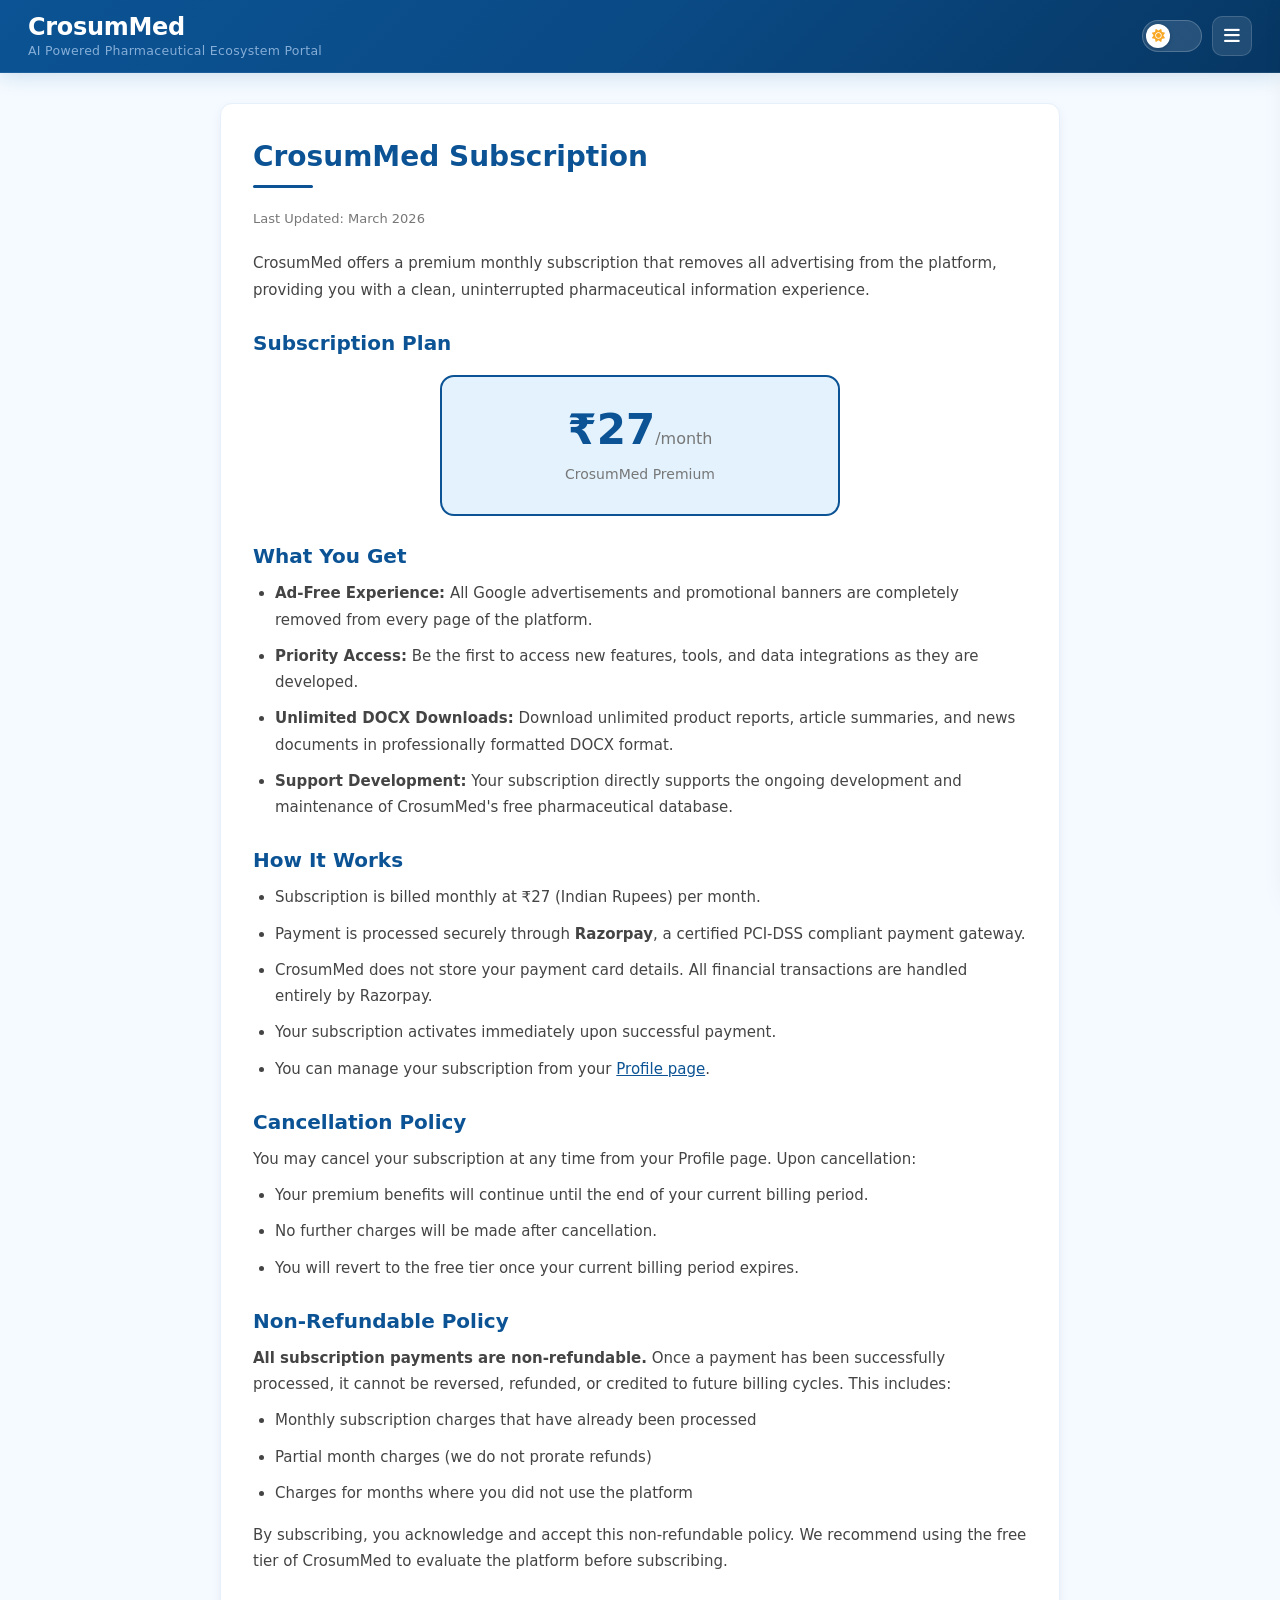
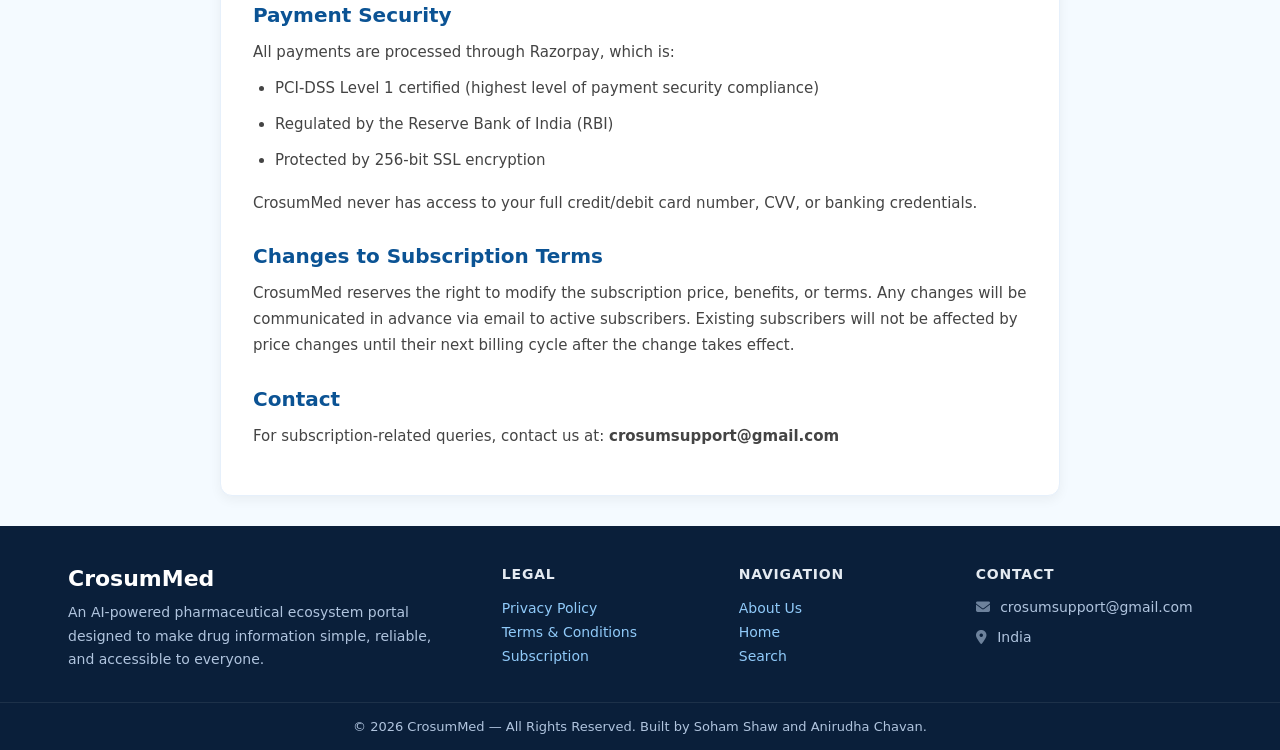
<file: subscription.html>
<!DOCTYPE html>
<html lang="en">
<head>
    <title>Subscription | CrosumMed</title>
    <meta charset="UTF-8">
    <meta name="viewport" content="width=device-width, initial-scale=1.0">
    <link rel="stylesheet" href="css/global.css">
    <link rel="stylesheet" href="https://cdnjs.cloudflare.com/ajax/libs/font-awesome/6.5.0/css/all.min.css">
</head>
<body>
<div class="page-content">
<div id="header-placeholder"></div>
<div class="legal-page">
<div class="legal-card">
<h1>CrosumMed Subscription</h1>
<p class="last-updated">Last Updated: March 2026</p>

<p>CrosumMed offers a premium monthly subscription that removes all advertising from the platform, providing you with a clean, uninterrupted pharmaceutical information experience.</p>

<h2>Subscription Plan</h2>

<div style="background:var(--bg-accent);border:2px solid var(--brand-primary);border-radius:14px;padding:28px;text-align:center;max-width:400px;margin:20px auto;">
    <div style="font-size:42px;font-weight:800;color:var(--brand-primary);">₹27<span style="font-size:16px;font-weight:500;color:var(--text-muted);">/month</span></div>
    <p style="color:var(--text-muted);margin:8px 0 0;font-size:14px;">CrosumMed Premium</p>
</div>

<h2>What You Get</h2>
<ul>
<li><strong>Ad-Free Experience:</strong> All Google advertisements and promotional banners are completely removed from every page of the platform.</li>
<li><strong>Priority Access:</strong> Be the first to access new features, tools, and data integrations as they are developed.</li>
<li><strong>Unlimited DOCX Downloads:</strong> Download unlimited product reports, article summaries, and news documents in professionally formatted DOCX format.</li>
<li><strong>Support Development:</strong> Your subscription directly supports the ongoing development and maintenance of CrosumMed's free pharmaceutical database.</li>
</ul>

<h2>How It Works</h2>
<ul>
<li>Subscription is billed monthly at ₹27 (Indian Rupees) per month.</li>
<li>Payment is processed securely through <strong>Razorpay</strong>, a certified PCI-DSS compliant payment gateway.</li>
<li>CrosumMed does not store your payment card details. All financial transactions are handled entirely by Razorpay.</li>
<li>Your subscription activates immediately upon successful payment.</li>
<li>You can manage your subscription from your <a href="profile.html?tab=subscription">Profile page</a>.</li>
</ul>

<h2>Cancellation Policy</h2>
<p>You may cancel your subscription at any time from your Profile page. Upon cancellation:</p>
<ul>
<li>Your premium benefits will continue until the end of your current billing period.</li>
<li>No further charges will be made after cancellation.</li>
<li>You will revert to the free tier once your current billing period expires.</li>
</ul>

<h2>Non-Refundable Policy</h2>
<p><strong>All subscription payments are non-refundable.</strong> Once a payment has been successfully processed, it cannot be reversed, refunded, or credited to future billing cycles. This includes:</p>
<ul>
<li>Monthly subscription charges that have already been processed</li>
<li>Partial month charges (we do not prorate refunds)</li>
<li>Charges for months where you did not use the platform</li>
</ul>
<p>By subscribing, you acknowledge and accept this non-refundable policy. We recommend using the free tier of CrosumMed to evaluate the platform before subscribing.</p>

<h2>Payment Security</h2>
<p>All payments are processed through Razorpay, which is:</p>
<ul>
<li>PCI-DSS Level 1 certified (highest level of payment security compliance)</li>
<li>Regulated by the Reserve Bank of India (RBI)</li>
<li>Protected by 256-bit SSL encryption</li>
</ul>
<p>CrosumMed never has access to your full credit/debit card number, CVV, or banking credentials.</p>

<h2>Changes to Subscription Terms</h2>
<p>CrosumMed reserves the right to modify the subscription price, benefits, or terms. Any changes will be communicated in advance via email to active subscribers. Existing subscribers will not be affected by price changes until their next billing cycle after the change takes effect.</p>

<h2>Contact</h2>
<p>For subscription-related queries, contact us at: <strong>crosumsupport@gmail.com</strong></p>

</div>
</div>
<div id="footer-placeholder"></div>
</div>
<script src="js/global.js"></script>
<script>document.addEventListener("DOMContentLoaded",function(){initPage(null,{headerMode:"minimal"});});</script>
</body>
</html>
</file>
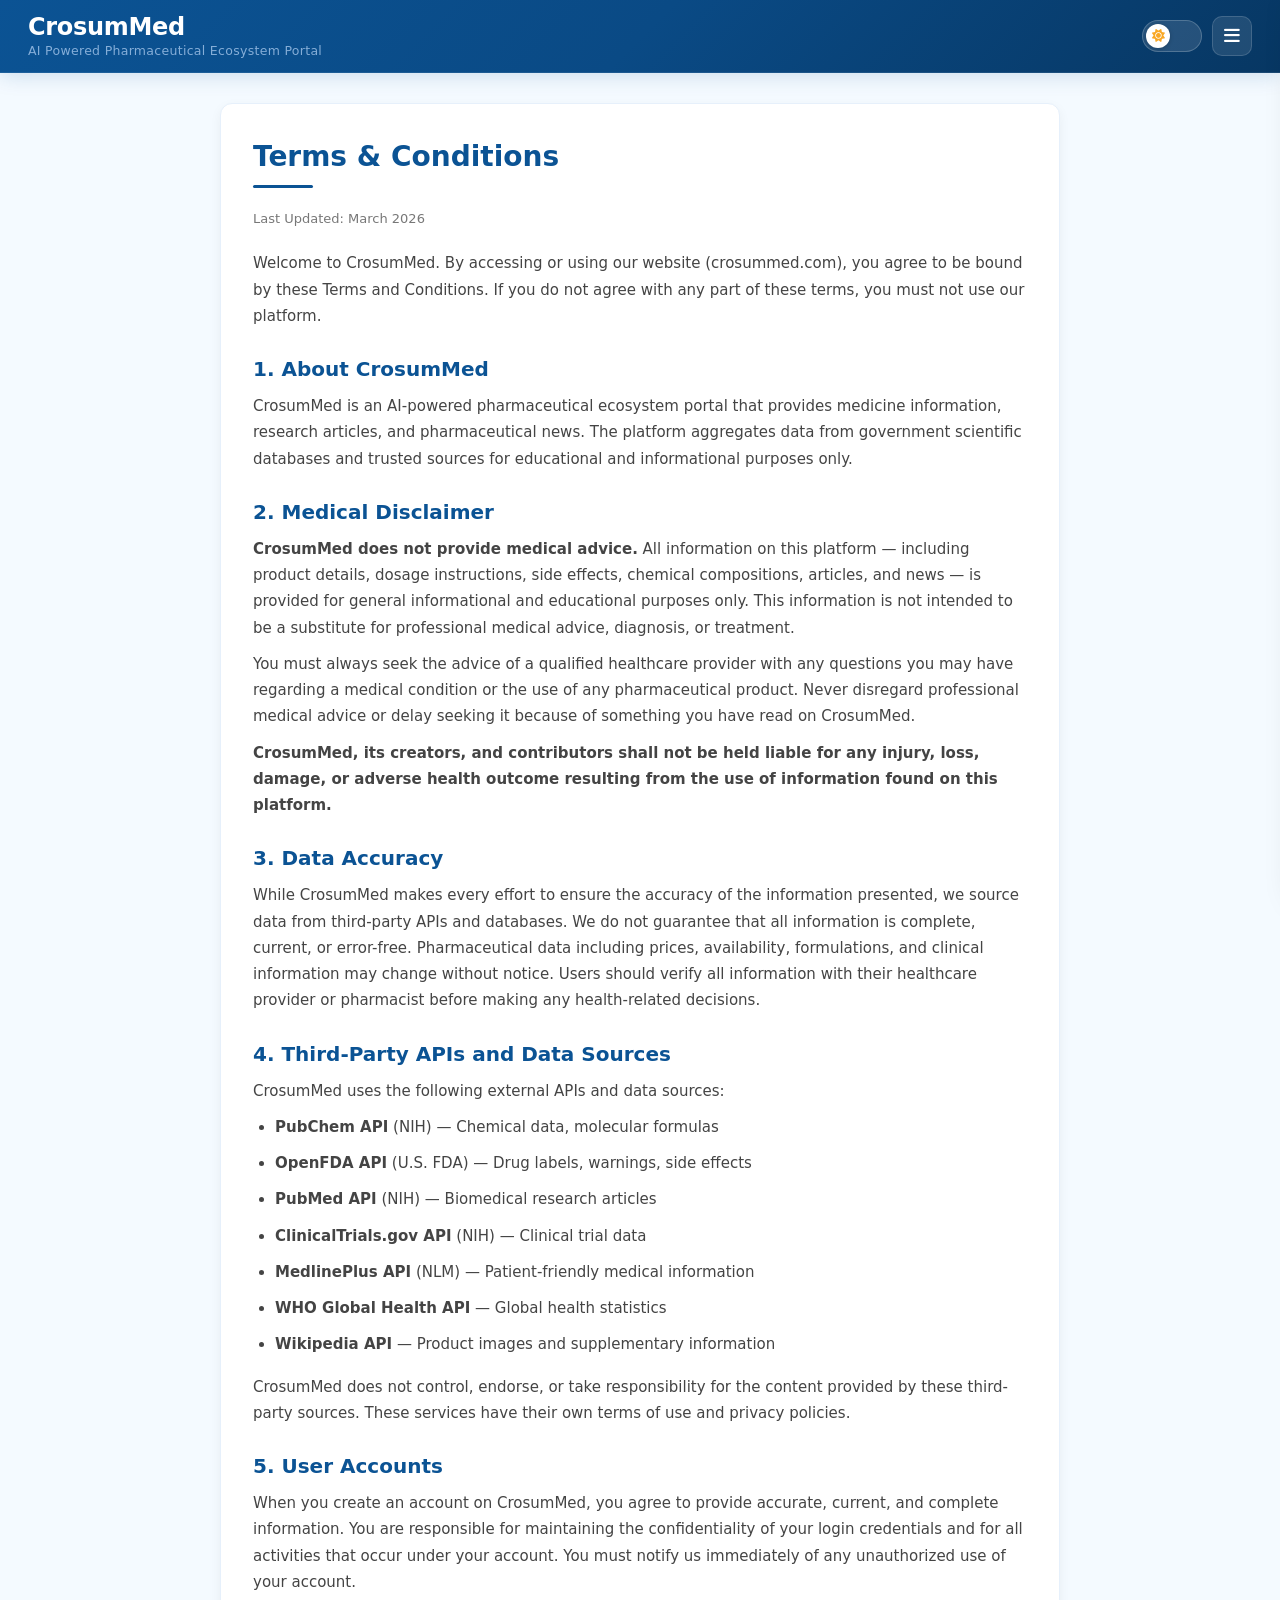
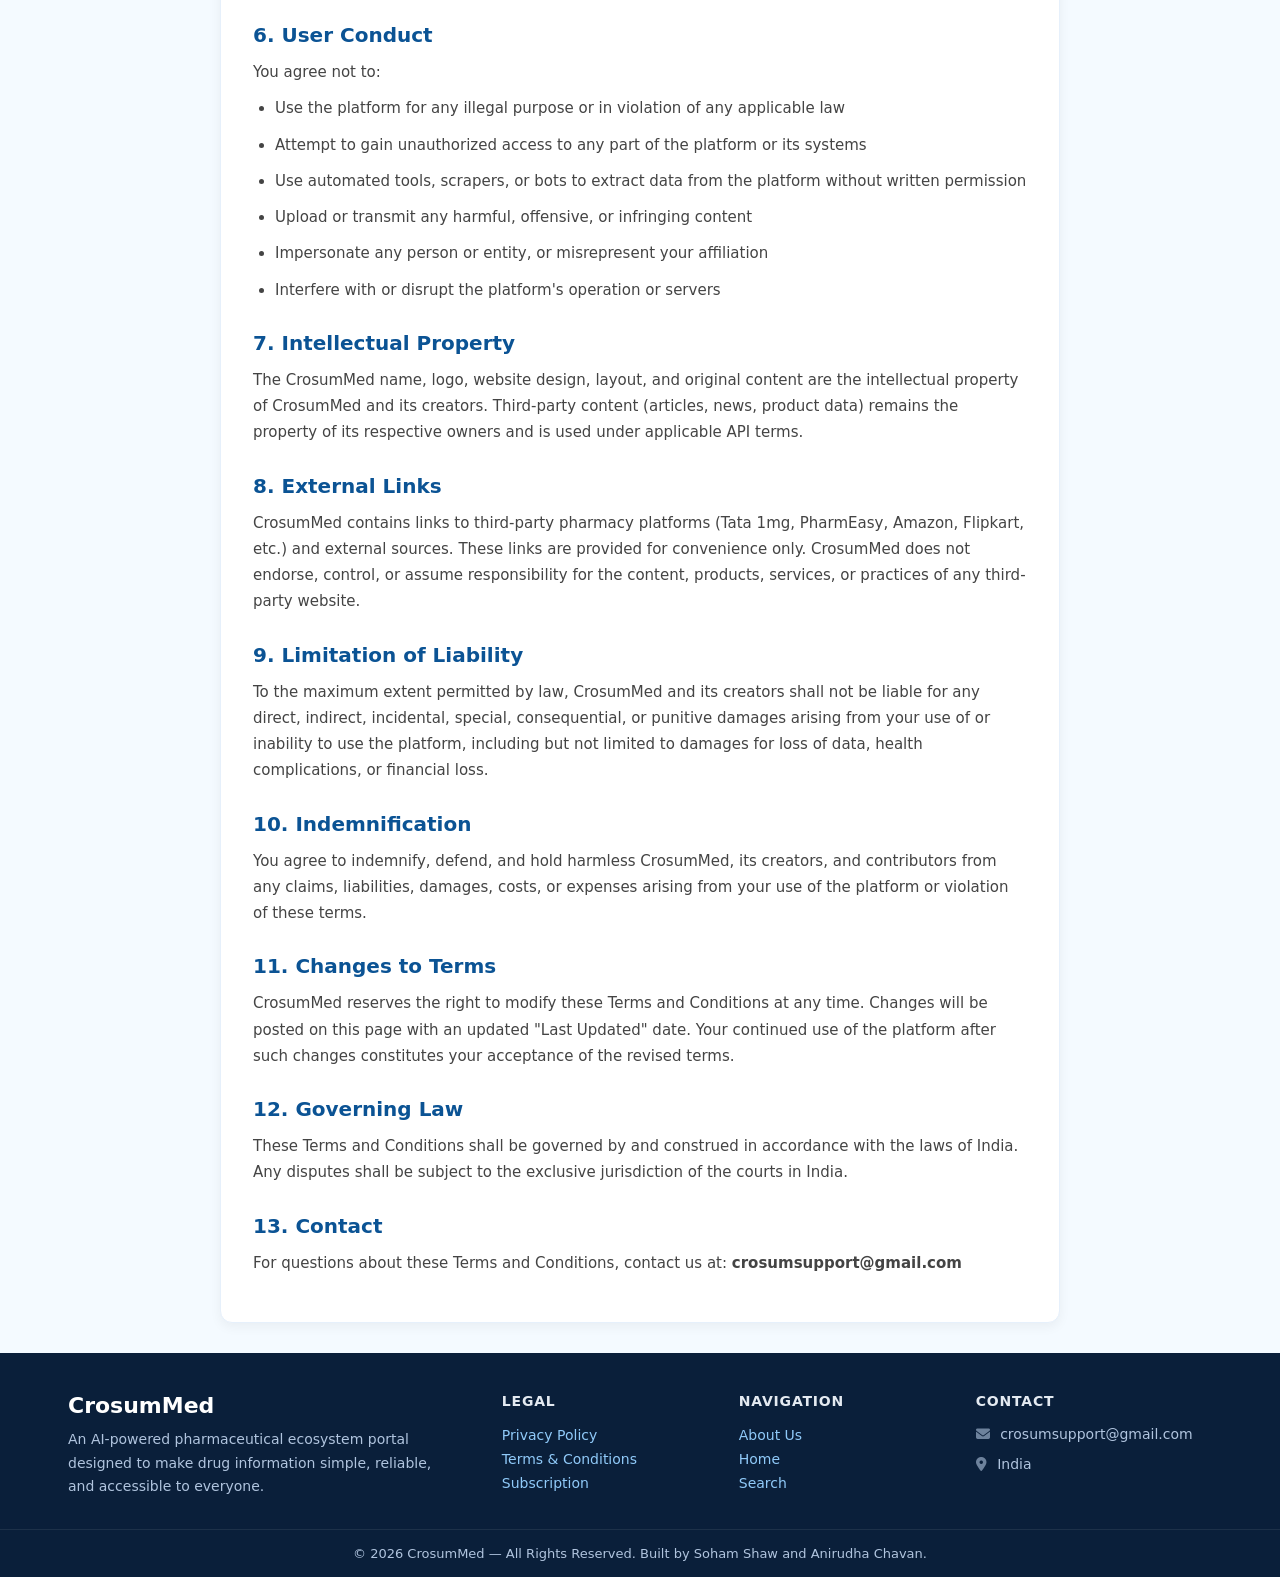
<file: terms.html>
<!DOCTYPE html>
<html lang="en">
<head>
    <title>Terms & Conditions | CrosumMed</title>
    <meta charset="UTF-8">
    <meta name="viewport" content="width=device-width, initial-scale=1.0">
    <link rel="stylesheet" href="css/global.css">
    <link rel="stylesheet" href="https://cdnjs.cloudflare.com/ajax/libs/font-awesome/6.5.0/css/all.min.css">
</head>
<body>
<div class="page-content">
<div id="header-placeholder"></div>
<div class="legal-page">
<div class="legal-card">
<h1>Terms &amp; Conditions</h1>
<p class="last-updated">Last Updated: March 2026</p>

<p>Welcome to CrosumMed. By accessing or using our website (crosummed.com), you agree to be bound by these Terms and Conditions. If you do not agree with any part of these terms, you must not use our platform.</p>

<h2>1. About CrosumMed</h2>
<p>CrosumMed is an AI-powered pharmaceutical ecosystem portal that provides medicine information, research articles, and pharmaceutical news. The platform aggregates data from government scientific databases and trusted sources for educational and informational purposes only.</p>

<h2>2. Medical Disclaimer</h2>
<p><strong>CrosumMed does not provide medical advice.</strong> All information on this platform — including product details, dosage instructions, side effects, chemical compositions, articles, and news — is provided for general informational and educational purposes only. This information is not intended to be a substitute for professional medical advice, diagnosis, or treatment.</p>
<p>You must always seek the advice of a qualified healthcare provider with any questions you may have regarding a medical condition or the use of any pharmaceutical product. Never disregard professional medical advice or delay seeking it because of something you have read on CrosumMed.</p>
<p><strong>CrosumMed, its creators, and contributors shall not be held liable for any injury, loss, damage, or adverse health outcome resulting from the use of information found on this platform.</strong></p>

<h2>3. Data Accuracy</h2>
<p>While CrosumMed makes every effort to ensure the accuracy of the information presented, we source data from third-party APIs and databases. We do not guarantee that all information is complete, current, or error-free. Pharmaceutical data including prices, availability, formulations, and clinical information may change without notice. Users should verify all information with their healthcare provider or pharmacist before making any health-related decisions.</p>

<h2>4. Third-Party APIs and Data Sources</h2>
<p>CrosumMed uses the following external APIs and data sources:</p>
<ul>
<li><strong>PubChem API</strong> (NIH) — Chemical data, molecular formulas</li>
<li><strong>OpenFDA API</strong> (U.S. FDA) — Drug labels, warnings, side effects</li>
<li><strong>PubMed API</strong> (NIH) — Biomedical research articles</li>
<li><strong>ClinicalTrials.gov API</strong> (NIH) — Clinical trial data</li>
<li><strong>MedlinePlus API</strong> (NLM) — Patient-friendly medical information</li>
<li><strong>WHO Global Health API</strong> — Global health statistics</li>
<li><strong>Wikipedia API</strong> — Product images and supplementary information</li>
</ul>
<p>CrosumMed does not control, endorse, or take responsibility for the content provided by these third-party sources. These services have their own terms of use and privacy policies.</p>

<h2>5. User Accounts</h2>
<p>When you create an account on CrosumMed, you agree to provide accurate, current, and complete information. You are responsible for maintaining the confidentiality of your login credentials and for all activities that occur under your account. You must notify us immediately of any unauthorized use of your account.</p>

<h2>6. User Conduct</h2>
<p>You agree not to:</p>
<ul>
<li>Use the platform for any illegal purpose or in violation of any applicable law</li>
<li>Attempt to gain unauthorized access to any part of the platform or its systems</li>
<li>Use automated tools, scrapers, or bots to extract data from the platform without written permission</li>
<li>Upload or transmit any harmful, offensive, or infringing content</li>
<li>Impersonate any person or entity, or misrepresent your affiliation</li>
<li>Interfere with or disrupt the platform's operation or servers</li>
</ul>

<h2>7. Intellectual Property</h2>
<p>The CrosumMed name, logo, website design, layout, and original content are the intellectual property of CrosumMed and its creators. Third-party content (articles, news, product data) remains the property of its respective owners and is used under applicable API terms.</p>

<h2>8. External Links</h2>
<p>CrosumMed contains links to third-party pharmacy platforms (Tata 1mg, PharmEasy, Amazon, Flipkart, etc.) and external sources. These links are provided for convenience only. CrosumMed does not endorse, control, or assume responsibility for the content, products, services, or practices of any third-party website.</p>

<h2>9. Limitation of Liability</h2>
<p>To the maximum extent permitted by law, CrosumMed and its creators shall not be liable for any direct, indirect, incidental, special, consequential, or punitive damages arising from your use of or inability to use the platform, including but not limited to damages for loss of data, health complications, or financial loss.</p>

<h2>10. Indemnification</h2>
<p>You agree to indemnify, defend, and hold harmless CrosumMed, its creators, and contributors from any claims, liabilities, damages, costs, or expenses arising from your use of the platform or violation of these terms.</p>

<h2>11. Changes to Terms</h2>
<p>CrosumMed reserves the right to modify these Terms and Conditions at any time. Changes will be posted on this page with an updated "Last Updated" date. Your continued use of the platform after such changes constitutes your acceptance of the revised terms.</p>

<h2>12. Governing Law</h2>
<p>These Terms and Conditions shall be governed by and construed in accordance with the laws of India. Any disputes shall be subject to the exclusive jurisdiction of the courts in India.</p>

<h2>13. Contact</h2>
<p>For questions about these Terms and Conditions, contact us at: <strong>crosumsupport@gmail.com</strong></p>

</div>
</div>
<div id="footer-placeholder"></div>
</div>
<script src="js/global.js"></script>
<script>document.addEventListener("DOMContentLoaded",function(){initPage(null,{headerMode:"minimal"});});</script>
</body>
</html>
</file>
<file: css/global.css>
/* ==============================================
   CROSUMMED — GLOBAL STYLESHEET v3
   Dark Mode · Responsive · Professional
   ============================================== */

/* ===== CSS CUSTOM PROPERTIES ===== */

:root {
    --bg-primary: #F4FAFF;
    --bg-secondary: #FFFFFF;
    --bg-tertiary: #EAF3FF;
    --bg-card: #FFFFFF;
    --bg-card-hover: #F8FBFF;
    --bg-accent: #E3F2FD;
    --bg-accent-deep: #D0E8FF;
    --bg-infobox: #F4FAFF;

    --text-primary: #1a1a2e;
    --text-secondary: #444;
    --text-muted: #777;
    --text-on-accent: #0B5394;

    --border-color: #d0dff0;
    --border-light: #e6f0fb;
    --border-input: #c8d2e0;

    --brand-primary: #0B5394;
    --brand-dark: #073763;
    --brand-light: #1565C0;
    --brand-surface: #E3F2FD;
    --brand-surface-hover: #D2E9FC;

    --header-bg: linear-gradient(135deg, #0B5394 0%, #0a4a85 50%, #073763 100%);
    --header-border: rgba(255,255,255,0.08);
    --header-shadow: 0 2px 20px rgba(11,83,148,0.18);

    --sidebar-bg: #FFFFFF;
    --sidebar-overlay: rgba(0,0,0,0.4);
    --sidebar-divider: #e8eff8;
    --sidebar-hover: #F4FAFF;

    --shadow-sm: 0 1px 3px rgba(0,0,0,0.06);
    --shadow-md: 0 4px 14px rgba(0,0,0,0.08);
    --shadow-lg: 0 8px 30px rgba(0,0,0,0.12);
    --shadow-card: 0 4px 12px rgba(0,0,0,0.05);

    --warning-bg: #FFF8E1;
    --warning-border: #F9A825;
    --warning-text: #555;
    --success-bg: #E8F5E9;
    --success-border: #43A047;
    --danger-text: #c0392b;

    --table-stripe: #F8FBFF;
    --table-hover: #E8F3FF;
    --table-header-bg: #0B5394;
    --table-header-text: #fff;
    --table-border: #ddd;

    --gold: #f4c430;
    --star-empty: #ccc;

    --search-bg: #FFFFFF;
    --search-border: #c8d2e0;
    --search-text: #1a1a2e;
    --search-placeholder: #999;
    --search-type-bg: #E3F2FD;
    --search-type-text: #0B5394;

    --footer-bg: #0a1f3a;
    --footer-text: #b0c4de;
    --footer-heading: #e4eaf1;
    --footer-link: #90caf9;
    --footer-link-hover: #ffffff;
    --footer-border: rgba(255,255,255,0.08);

    --highlight-bg: #ffe082;

    --transition-theme: background-color 0.3s ease, color 0.3s ease, border-color 0.3s ease, box-shadow 0.3s ease;
}

/* ===== DARK THEME ===== */
[data-theme="dark"] {
    --bg-primary: #0f1923;
    --bg-secondary: #152232;
    --bg-tertiary: #1a2d42;
    --bg-card: #1a2d42;
    --bg-card-hover: #1f3550;
    --bg-accent: #1a2d42;
    --bg-accent-deep: #223a52;
    --bg-infobox: #152232;

    --text-primary: #e4eaf1;
    --text-secondary: #b0bec5;
    --text-muted: #78909c;
    --text-on-accent: #90caf9;

    --border-color: #263d56;
    --border-light: #1e3348;
    --border-input: #2c4a66;

    --brand-primary: #4da3e8;
    --brand-dark: #2980c4;
    --brand-light: #64b5f6;
    --brand-surface: #1a2d42;
    --brand-surface-hover: #223a52;

    --header-bg: linear-gradient(135deg, #0d1b2a 0%, #112338 50%, #0a1628 100%);
    --header-border: rgba(77,163,232,0.12);
    --header-shadow: 0 2px 20px rgba(0,0,0,0.35);

    --sidebar-bg: #152232;
    --sidebar-overlay: rgba(0,0,0,0.6);
    --sidebar-divider: #263d56;
    --sidebar-hover: #1a2d42;

    --shadow-sm: 0 1px 3px rgba(0,0,0,0.2);
    --shadow-md: 0 4px 14px rgba(0,0,0,0.25);
    --shadow-lg: 0 8px 30px rgba(0,0,0,0.4);
    --shadow-card: 0 4px 12px rgba(0,0,0,0.2);

    --warning-bg: #332b00;
    --warning-border: #fbc02d;
    --warning-text: #ccc;
    --success-bg: #0d2818;
    --success-border: #66bb6a;
    --danger-text: #ef5350;

    --table-stripe: #152232;
    --table-hover: #1a2d42;
    --table-header-bg: #1a2d42;
    --table-header-text: #e4eaf1;
    --table-border: #263d56;

    --gold: #fdd835;
    --star-empty: #455a64;

    --search-bg: #1a2d42;
    --search-border: #2c4a66;
    --search-text: #e4eaf1;
    --search-placeholder: #78909c;
    --search-type-bg: #223a52;
    --search-type-text: #90caf9;

    --footer-bg: #0a1221;
    --footer-text: #78909c;
    --footer-heading: #b0bec5;
    --footer-link: #64b5f6;
    --footer-link-hover: #e4eaf1;
    --footer-border: rgba(77,163,232,0.1);

    --highlight-bg: #5c4600;

    color-scheme: dark;
}

/* ===== GLOBAL RESETS ===== */
*, *::before, *::after {
    box-sizing: border-box;
}

body {
    margin: 0;
    min-height: 100vh;
    display: flex;
    flex-direction: column;
    background-color: var(--bg-primary);
    font-family: 'Segoe UI', system-ui, -apple-system, sans-serif;
    color: var(--text-primary);
    transition: var(--transition-theme);
    -webkit-font-smoothing: antialiased;
}

body.sidebar-open {
    overflow: hidden;
}

html, body {
    max-width: 100%;
    overflow-x: hidden;
}

html {
    scroll-behavior: smooth;
}

img {
    max-width: 100%;
    height: auto;
}

a {
    color: var(--brand-primary);
    transition: color 0.2s ease;
}

a:hover {
    color: var(--brand-dark);
}

.page-content {
    flex: 1;
    padding-top: 0;
}


/* ===========================================================
   HEADER
   =========================================================== */

.header {
    background: var(--header-bg);
    color: #fff;
    padding: 0;
    display: flex;
    flex-direction: column;
    position: sticky;
    top: 0;
    z-index: 900;
    box-shadow: var(--header-shadow);
    border-bottom: 1px solid var(--header-border);
    transition: var(--transition-theme);
}

.header-top {
    display: flex;
    align-items: center;
    width: 100%;
    padding: 14px 28px;
    box-sizing: border-box;
    position: relative;
}

/* Logo */
.header .logo {
    display: flex;
    flex-direction: column;
    gap: 1px;
    flex-shrink: 0;
}

.logo-name {
    font-size: 24px;
    font-weight: 800;
    letter-spacing: -0.3px;
    color: #fff;
    line-height: 1.15;
}

.logo-tagline {
    font-size: 12.5px;
    color: rgba(200,225,255,0.65);
    font-weight: 400;
    letter-spacing: 0.3px;
}

/* Header Right Actions */
.header-actions {
    display: flex;
    align-items: center;
    gap: 10px;
    margin-left: auto;
}

/* ===========================================================
   DARK MODE TOGGLE — Sliding Switch (Header)
   =========================================================== */

.theme-toggle {
    display: flex;
    align-items: center;
    gap: 0;
    flex-shrink: 0;
}

.theme-toggle-track {
    position: relative;
    width: 60px;
    height: 32px;
    background: rgba(255,255,255,0.12);
    border: 1px solid rgba(255,255,255,0.2);
    border-radius: 32px;
    cursor: pointer;
    transition: all 0.35s ease;
    display: flex;
    align-items: center;
    padding: 0 4px;
}

.theme-toggle-track:hover {
    background: rgba(255,255,255,0.18);
    border-color: rgba(255,255,255,0.35);
}

.theme-toggle-knob {
    position: absolute;
    width: 24px;
    height: 24px;
    background: #fff;
    border-radius: 50%;
    top: 3px;
    left: 3px;
    transition: transform 0.35s cubic-bezier(0.4, 0, 0.2, 1);
    display: flex;
    align-items: center;
    justify-content: center;
    box-shadow: 0 1px 4px rgba(0,0,0,0.2);
}

.theme-toggle-knob i {
    font-size: 13px;
    transition: opacity 0.25s ease;
}

.theme-toggle-knob .icon-sun {
    color: #f9a825;
    display: inline;
}

.theme-toggle-knob .icon-moon {
    color: #5b8ec4;
    display: none;
}

/* Dark mode active state */
[data-theme="dark"] .theme-toggle-track {
    background: rgba(77,163,232,0.15);
    border-color: rgba(77,163,232,0.3);
}

[data-theme="dark"] .theme-toggle-knob {
    transform: translateX(28px);
    background: #1a2d42;
}

[data-theme="dark"] .theme-toggle-knob .icon-sun {
    display: none;
}

[data-theme="dark"] .theme-toggle-knob .icon-moon {
    display: inline;
    color: #fdd835;
}


/* ===========================================================
   MENU / SIDEBAR TRIGGER BUTTON
   =========================================================== */

.menu-btn {
    background: rgba(255,255,255,0.1);
    border: 1px solid rgba(255,255,255,0.15);
    border-radius: 10px;
    padding: 0;
    width: 40px;
    height: 40px;
    cursor: pointer;
    display: flex;
    align-items: center;
    justify-content: center;
    transition: all 0.25s ease;
    flex-shrink: 0;
    margin-left: 0;
    box-shadow: none;
}

.menu-btn:hover {
    background: rgba(255,255,255,0.18);
    border-color: rgba(255,255,255,0.3);
    transform: scale(1.05);
}

.menu-btn i {
    color: #fff;
    font-size: 18px;
}


/* ===========================================================
   SEARCH BAR (Header)
   =========================================================== */

.search-container {
    position: absolute;
    left: 50%;
    transform: translateX(-50%);
    display: flex;
    align-items: stretch;
    width: 560px;
    max-width: 100%;
    background: var(--search-bg);
    border: 1px solid var(--search-border);
    border-radius: 10px;
    transition: all 0.25s ease;
}

.search-container:focus-within {
    border-color: var(--brand-primary);
    box-shadow: 0 0 0 3px rgba(11,83,148,0.12);
}

[data-theme="dark"] .search-container:focus-within {
    box-shadow: 0 0 0 3px rgba(77,163,232,0.15);
}

/* Type Selector */
.search-type-selector {
    position: relative;
    border-right: 1px solid var(--border-input);
}

#searchTypeBtn {
    background: var(--search-type-bg);
    border: none;
    padding: 0 16px;
    font-size: 13.5px;
    cursor: pointer;
    height: 44px;
    display: flex;
    align-items: center;
    gap: 6px;
    color: var(--search-type-text);
    font-weight: 600;
    transition: background 0.2s ease;
    white-space: nowrap;
    border-radius: 9px 0 0 9px;
}

#searchTypeBtn:hover {
    background: var(--brand-surface-hover);
}

/* Dropdown */
.search-type-dropdown {
    position: absolute;
    top: calc(100% + 4px);
    left: 0;
    background: var(--bg-card);
    border: 1px solid var(--border-color);
    border-radius: 8px;
    width: 200px;
    display: none;
    z-index: 3000;
    box-shadow: var(--shadow-lg);
    overflow: hidden;
    animation: fadeSlide 0.2s ease forwards;
}

.search-type-dropdown div {
    padding: 10px 14px;
    cursor: pointer;
    font-size: 14px;
    color: var(--text-primary);
    transition: background 0.15s ease;
}

.search-type-dropdown div:hover,
.search-type-dropdown div.active {
    background: var(--bg-accent);
    color: var(--brand-primary);
}

/* Search Input */
.search-container input[type="text"] {
    border: none;
    outline: none;
    flex: 1;
    padding: 0 16px;
    font-size: 14.5px;
    background: transparent;
    color: var(--search-text);
    min-width: 0;
    height: 44px;
}

.search-container input[type="text"]::placeholder {
    color: var(--search-placeholder);
}

/* Submit */
.search-submit {
    background: var(--brand-primary);
    border: none;
    width: 50px;
    color: #fff;
    cursor: pointer;
    transition: background 0.2s ease;
    display: flex;
    align-items: center;
    justify-content: center;
    border-radius: 0 9px 9px 0;
}

.search-submit i { font-size: 15px; }
.search-submit:hover { background: var(--brand-dark); }


/* ===========================================================
   SEARCH SUGGESTIONS / AUTOCOMPLETE
   =========================================================== */

#searchSuggestions {
    position: absolute;
    top: calc(100% + 4px);
    left: 0;
    right: 0;
    background: var(--bg-card);
    border: 1px solid var(--border-color);
    border-radius: 10px;
    box-shadow: var(--shadow-lg);
    max-height: 240px;
    overflow-y: auto;
    z-index: 2000;
    display: none;
    color: var(--text-primary);
}

.suggestion-item {
    padding: 10px 16px;
    cursor: pointer;
    font-size: 14.5px;
    border-bottom: 1px solid var(--border-light);
    color: var(--text-primary);
    background: var(--bg-card);
    transition: background 0.15s;
}

.suggestion-item:last-child { border-bottom: none; }

.suggestion-item:hover,
.suggestion-item.active {
    background: var(--bg-accent);
    color: var(--brand-primary);
}

.highlight {
    background-color: var(--highlight-bg);
    font-weight: bold;
    border-radius: 2px;
    padding: 0 1px;
}


/* ===========================================================
   SIDEBAR OVERLAY
   =========================================================== */

.sidebar-overlay {
    display: none;
    position: fixed;
    inset: 0;
    background: var(--sidebar-overlay);
    z-index: 999;
    opacity: 0;
    transition: opacity 0.35s ease;
    backdrop-filter: blur(2px);
    -webkit-backdrop-filter: blur(2px);
}

.sidebar-overlay.active {
    display: block;
    opacity: 1;
}


/* ===========================================================
   SIDEBAR
   =========================================================== */

#sidebar {
    position: fixed;
    top: 0;
    right: -340px;
    width: 320px;
    height: 100%;
    background: var(--sidebar-bg);
    transition: right 0.35s cubic-bezier(0.4, 0, 0.2, 1);
    z-index: 1100;
    box-shadow: -4px 0 30px rgba(0,0,0,0.15);
    display: flex;
    flex-direction: column;
    overflow-y: auto;
}

#sidebar.open { right: 0; }

/* Sidebar Header */
.sidebar-header {
    display: flex;
    align-items: center;
    justify-content: space-between;
    padding: 18px 22px;
    border-bottom: 1px solid var(--sidebar-divider);
    flex-shrink: 0;
}

.sidebar-header-title {
    font-size: 16px;
    font-weight: 700;
    color: var(--text-primary);
}

.sidebar-close {
    width: 34px;
    height: 34px;
    border-radius: 8px;
    border: 1px solid var(--border-color);
    background: var(--bg-tertiary);
    color: var(--text-muted);
    font-size: 18px;
    cursor: pointer;
    display: flex;
    align-items: center;
    justify-content: center;
    transition: all 0.2s ease;
}

.sidebar-close:hover {
    background: var(--brand-primary);
    color: #fff;
    border-color: var(--brand-primary);
}

/* Sidebar Body */
.sidebar-body {
    flex: 1;
    padding: 20px 22px;
    display: flex;
    flex-direction: column;
    gap: 6px;
}

/* Auth Guest */
.sidebar-auth-guest {
    display: flex;
    flex-direction: column;
    gap: 14px;
    padding-bottom: 20px;
    border-bottom: 1px solid var(--sidebar-divider);
    margin-bottom: 12px;
}

.sidebar-auth-guest .auth-heading {
    font-size: 14px;
    color: var(--text-muted);
    font-weight: 500;
}

.btn-signin {
    display: flex;
    align-items: center;
    justify-content: center;
    gap: 8px;
    padding: 12px 18px;
    background: var(--brand-primary);
    color: #fff;
    border: none;
    border-radius: 10px;
    font-size: 14.5px;
    font-weight: 600;
    cursor: pointer;
    transition: all 0.2s ease;
    text-decoration: none;
}

.btn-signin:hover {
    background: var(--brand-dark);
    transform: translateY(-1px);
    box-shadow: 0 4px 12px rgba(11,83,148,0.25);
}

.btn-register {
    display: flex;
    align-items: center;
    justify-content: center;
    gap: 8px;
    padding: 11px 18px;
    background: transparent;
    color: var(--brand-primary);
    border: 1.5px solid var(--brand-primary);
    border-radius: 10px;
    font-size: 14.5px;
    font-weight: 600;
    cursor: pointer;
    transition: all 0.2s ease;
    text-decoration: none;
}

.btn-register:hover {
    background: var(--brand-surface);
    transform: translateY(-1px);
}

/* Auth User (Logged In) */
.sidebar-auth-user {
    display: none;
    flex-direction: column;
    align-items: center;
    gap: 8px;
    padding-bottom: 20px;
    border-bottom: 1px solid var(--sidebar-divider);
    margin-bottom: 12px;
}

.profile-avatar {
    width: 60px;
    height: 60px;
    border-radius: 50%;
    background: var(--brand-surface);
    border: 3px solid var(--brand-primary);
    display: flex;
    align-items: center;
    justify-content: center;
    font-size: 26px;
    color: var(--brand-primary);
    font-weight: 700;
    text-transform: uppercase;
}

.profile-name {
    font-size: 16px;
    font-weight: 700;
    color: var(--text-primary);
    text-align: center;
}

.profile-username {
    font-size: 13px;
    color: var(--text-muted);
    text-align: center;
}

/* Sidebar Nav Links */
.sidebar-divider-line {
    height: 1px;
    background: var(--sidebar-divider);
    margin: 8px 0;
}

.sidebar-nav-link {
    display: flex;
    align-items: center;
    gap: 12px;
    padding: 12px 14px;
    border-radius: 10px;
    text-decoration: none;
    color: var(--text-primary);
    font-size: 14.5px;
    font-weight: 500;
    transition: all 0.18s ease;
    cursor: pointer;
    border: none;
    background: none;
    width: 100%;
    text-align: left;
}

.sidebar-nav-link:hover {
    background: var(--sidebar-hover);
    color: var(--brand-primary);
}

.sidebar-nav-link i {
    width: 20px;
    text-align: center;
    font-size: 16px;
    color: var(--text-muted);
    transition: color 0.18s ease;
}

.sidebar-nav-link:hover i {
    color: var(--brand-primary);
}

.sidebar-nav-link.disabled-link {
    opacity: 0.55;
    cursor: default;
}

.sidebar-nav-link .coming-soon-badge {
    margin-left: auto;
    font-size: 10px;
    background: var(--bg-accent);
    color: var(--text-muted);
    padding: 2px 7px;
    border-radius: 8px;
    font-weight: 600;
    letter-spacing: 0.3px;
}

/* Sidebar Theme Row */
.sidebar-theme-row {
    display: flex;
    align-items: center;
    justify-content: space-between;
    padding: 12px 14px;
    border-radius: 10px;
}

.sidebar-theme-label {
    display: flex;
    align-items: center;
    gap: 12px;
    font-size: 14.5px;
    font-weight: 500;
    color: var(--text-primary);
}

.sidebar-theme-label i {
    width: 20px;
    text-align: center;
    font-size: 16px;
    color: var(--text-muted);
}

/* Sidebar Theme Toggle Switch */
.sidebar-theme-switch {
    position: relative;
    width: 50px;
    height: 28px;
    flex-shrink: 0;
    cursor: pointer;
}

.sidebar-theme-switch input {
    opacity: 0;
    width: 0;
    height: 0;
    position: absolute;
}

.sidebar-switch-slider {
    position: absolute;
    inset: 0;
    background: #c8d2e0;
    border-radius: 28px;
    transition: background 0.35s ease;
}

.sidebar-switch-slider::before {
    content: "\f185"; /* sun */
    font-family: "Font Awesome 6 Free";
    font-weight: 900;
    position: absolute;
    width: 22px;
    height: 22px;
    background: #fff;
    border-radius: 50%;
    top: 3px;
    left: 3px;
    transition: transform 0.35s cubic-bezier(0.4, 0, 0.2, 1), content 0.2s;
    box-shadow: 0 1px 4px rgba(0,0,0,0.15);
    display: flex;
    align-items: center;
    justify-content: center;
    font-size: 11px;
    color: #f9a825;
    line-height: 22px;
    text-align: center;
}

.sidebar-theme-switch input:checked + .sidebar-switch-slider {
    background: var(--brand-primary);
}

.sidebar-theme-switch input:checked + .sidebar-switch-slider::before {
    transform: translateX(22px);
    content: "\f186"; /* moon */
    color: #5b8ec4;
}

/* Sidebar Footer */
.sidebar-footer {
    padding: 16px 22px;
    border-top: 1px solid var(--sidebar-divider);
    flex-shrink: 0;
    display: flex;
    justify-content: center;
}

.btn-signout {
    display: flex;
    align-items: center;
    justify-content: center;
    gap: 8px;
    width: 100%;
    padding: 11px 18px;
    background: transparent;
    color: #e53935;
    border: 1.5px solid #e53935;
    border-radius: 10px;
    font-size: 14px;
    font-weight: 600;
    cursor: pointer;
    transition: all 0.2s ease;
}

.btn-signout:hover {
    background: #fbe9e7;
    transform: translateY(-1px);
}

[data-theme="dark"] .btn-signout:hover {
    background: rgba(229,57,53,0.12);
}


/* ===========================================================
   FOOTER
   =========================================================== */

.footer {
    background: var(--footer-bg);
    color: var(--footer-text);
    padding: 0;
    margin-top: auto;
    transition: var(--transition-theme);
}

.footer-main {
    display: grid;
    grid-template-columns: 2fr 1fr 1fr 1.2fr;
    gap: 40px;
    max-width: 1200px;
    margin: 0 auto;
    padding: 40px 28px 30px;
}

.footer-brand .footer-logo {
    font-size: 22px;
    font-weight: 800;
    color: #fff;
    margin-bottom: 10px;
}

.footer-brand p {
    font-size: 14px;
    line-height: 1.7;
    color: var(--footer-text);
    margin: 0;
}

.footer-col h4 {
    font-size: 14px;
    font-weight: 700;
    color: var(--footer-heading);
    text-transform: uppercase;
    letter-spacing: 0.8px;
    margin: 0 0 14px;
}

.footer-col a {
    display: block;
    font-size: 14px;
    color: var(--footer-link);
    text-decoration: none;
    padding: 4px 0;
    transition: color 0.2s ease;
}

.footer-col a:hover {
    color: var(--footer-link-hover);
}

.footer-col p {
    font-size: 14px;
    line-height: 1.7;
    color: var(--footer-text);
    margin: 0 0 6px;
}

.footer-col .footer-social {
    display: flex;
    gap: 12px;
    margin-top: 12px;
}

.footer-col .footer-social a {
    width: 36px;
    height: 36px;
    border-radius: 8px;
    background: rgba(255,255,255,0.06);
    display: flex;
    align-items: center;
    justify-content: center;
    color: var(--footer-link);
    font-size: 16px;
    transition: all 0.2s ease;
    padding: 0;
}

.footer-col .footer-social a:hover {
    background: var(--brand-primary);
    color: #fff;
}

.footer-bottom {
    border-top: 1px solid var(--footer-border);
    text-align: center;
    padding: 16px 28px;
    font-size: 13px;
    color: var(--footer-text);
}

@media (max-width: 900px) {
    .footer-main {
        grid-template-columns: 1fr 1fr;
        gap: 30px;
    }
}

@media (max-width: 550px) {
    .footer-main {
        grid-template-columns: 1fr;
        gap: 24px;
        padding: 30px 20px 20px;
    }
}


/* ===========================================================
   HOME PAGE
   =========================================================== */

.home {
    max-width: 1100px;
    margin: 30px auto;
    padding: 0 16px;
}

.hero {
    background: var(--bg-card);
    padding: 36px 30px;
    text-align: center;
    border-radius: 12px;
    box-shadow: var(--shadow-card);
    border: 1px solid var(--border-light);
    transition: var(--transition-theme);
}

.hero h1 {
    color: var(--brand-primary);
    font-size: 40px;
    margin: 0 0 6px;
    font-weight: 800;
}

.hero h1::after {
    content: "";
    display: block;
    width: 80px;
    height: 3px;
    background: var(--brand-primary);
    margin: 14px auto 20px;
    border-radius: 3px;
}

.hero p {
    font-size: 16px;
    line-height: 1.8;
    max-width: 860px;
    margin: 10px auto;
    color: var(--text-secondary);
}

.feature {
    display: flex;
    align-items: center;
    gap: 30px;
    background: var(--bg-card);
    padding: 28px 32px;
    margin-top: 28px;
    border-radius: 12px;
    box-shadow: var(--shadow-card);
    border: 1px solid var(--border-light);
    transition: var(--transition-theme);
}

.feature:hover {
    box-shadow: var(--shadow-md);
}

.feature img {
    width: 240px;
    height: 160px;
    flex-shrink: 0;
    border-radius: 8px;
    object-fit: cover;
}

.feature.reverse {
    flex-direction: row-reverse;
}

.feature h2 {
    color: var(--brand-primary);
    font-size: 22px;
    margin: 0 0 4px;
    font-weight: 700;
}

.feature h2::after {
    content: "";
    display: block;
    width: 100%;
    height: 2px;
    background: var(--brand-primary);
    margin: 10px 0 14px;
    opacity: 0.3;
}

.feature p {
    font-size: 15px;
    line-height: 1.7;
    margin: 6px 0 0;
    color: var(--text-secondary);
}

.feature div {
    flex: 1;
}

.features-grid {
    display: grid;
    grid-template-columns: repeat(3, 1fr);
    gap: 20px;
    margin: 32px 0 10px;
}

.card {
    background: var(--bg-accent);
    padding: 24px;
    border-radius: 12px;
    text-align: center;
    box-shadow: var(--shadow-sm);
    border: 1px solid var(--border-light);
    transition: var(--transition-theme);
}

.card:hover {
    box-shadow: var(--shadow-md);
    transform: translateY(-2px);
}

.card h3 {
    color: var(--brand-primary);
    margin: 0 0 8px;
    font-size: 17px;
}

.card p {
    color: var(--text-secondary);
    font-size: 14.5px;
    margin: 0;
}

@media (max-width: 768px) {
    .hero h1 { font-size: 28px; }
    .hero p { font-size: 15px; }

    .feature {
        flex-direction: column;
        text-align: center;
        padding: 22px 20px;
    }

    .feature.reverse {
        flex-direction: column;
    }

    .feature img {
        width: 100%;
        max-width: 320px;
        height: auto;
    }

    .features-grid {
        grid-template-columns: 1fr;
    }
}


/* ===========================================================
   DID YOU MEAN BAR
   =========================================================== */

#didYouMeanBox {
    display: none;
    width: 100%;
    background: var(--bg-accent);
    padding: 10px 0;
    transition: var(--transition-theme);
}

#didYouMeanBox > div {
    max-width: 1100px;
    margin: 0 auto;
    text-align: center;
    font-size: 15px;
    color: var(--text-primary);
}

#didYouMeanBox a {
    color: var(--brand-primary);
    font-weight: bold;
}


/* ===========================================================
   PAGINATION
   =========================================================== */

#pagination,
#articlePagination,
#newsPagination {
    margin-top: 25px;
    display: flex;
    justify-content: center;
    gap: 8px;
    flex-wrap: wrap;
}

#pagination button,
#articlePagination button,
#newsPagination button {
    padding: 7px 14px;
    border-radius: 8px;
    cursor: pointer;
    font-size: 14px;
    border: 1px solid var(--brand-primary);
    background: var(--bg-card);
    color: var(--brand-primary);
    transition: all 0.2s ease;
}

#pagination button.nav-btn,
#articlePagination button.nav-btn,
#newsPagination button.nav-btn {
    background: var(--brand-primary);
    color: #fff;
    border: 1px solid var(--brand-primary);
}

#pagination button:not(:disabled):hover,
#articlePagination button:not(:disabled):hover,
#newsPagination button:not(:disabled):hover {
    background: var(--brand-dark);
    color: #fff;
}

#pagination button.active,
#articlePagination button.active,
#newsPagination button.active {
    background: var(--brand-primary);
    color: #fff;
}

#pagination button:disabled,
#articlePagination button:disabled,
#newsPagination button:disabled {
    background: var(--bg-card);
    color: var(--text-muted);
    border-color: var(--border-color);
    cursor: not-allowed;
    opacity: 0.5;
}

#pageNumberInput {
    outline: none;
    background: var(--bg-card);
    color: var(--text-primary);
    border: 1px solid var(--border-color);
    border-radius: 8px;
    transition: var(--transition-theme);
}

#pageNumberInput:focus {
    border: 2px solid var(--brand-primary);
}

#paginationError,
#articlePagError,
#newsPagError {
    text-align: center;
    font-weight: bold;
    margin-top: 10px;
    display: none;
    color: var(--danger-text);
}

/* pagination dots */
#pagination span,
#articlePagination span,
#newsPagination span {
    color: var(--brand-primary);
}


/* ===========================================================
   BOOKMARK
   =========================================================== */

.bookmark-column {
    width: 60px;
    text-align: center;
}

.bookmark-btn {
    background: transparent;
    border: none;
    cursor: pointer;
    font-size: 20px;
    transition: 0.2s ease;
    color: var(--text-muted);
}

.bookmark-btn i {
    color: var(--text-muted);
    transition: color 0.2s;
}

.bookmark-btn.active i {
    color: var(--brand-primary);
}

.bookmark-btn:hover i {
    color: var(--brand-primary);
}


/* ===========================================================
   RATING UI
   =========================================================== */

.rating-wrapper {
    display: flex;
    flex-direction: column;
    align-items: center;
    justify-content: center;
    min-width: 100px;
}

.stars-row {
    display: flex;
    gap: 3px;
    justify-content: center;
}

.star-filled {
    color: var(--gold);
    font-size: 15px;
}

.star-empty {
    color: var(--star-empty);
    font-size: 15px;
}

.rating-score {
    margin-top: 4px;
    font-weight: bold;
    color: var(--brand-primary);
    font-size: 13px;
}


/* ===========================================================
   DROPDOWN ANIMATION
   =========================================================== */

@keyframes fadeSlide {
    from { opacity: 0; transform: translateY(-5px); }
    to   { opacity: 1; transform: translateY(0); }
}


/* ===========================================================
   MOBILE HEADER
   =========================================================== */

@media (max-width: 768px) {
    .header {
        display: flex;
        flex-direction: column;
        align-items: stretch;
    }

    .header-top {
        padding: 12px 16px;
        flex-wrap: wrap;
        align-items: center;
    }

    /* Make logo flex:1 so it fills row 1 with header-actions */
    .header .logo {
        flex: 1;
        min-width: 0;
    }

    .logo-name { font-size: 20px; }
    .logo-tagline { font-size: 11px; }

    /* Search bar drops to its own full-width second row */
    .search-container {
        position: static !important;
        left: auto !important;
        transform: none !important;
        order: 10;
        flex-basis: 100%;
        width: 100%;
        max-width: 100%;
        margin: 8px 0 4px;
        box-sizing: border-box;
    }

    .header-actions { gap: 8px; flex-shrink: 0; }

    .theme-toggle-track {
        width: 52px;
        height: 28px;
    }

    .theme-toggle-knob {
        width: 20px;
        height: 20px;
        top: 3px;
        left: 3px;
    }

    .theme-toggle-knob i { font-size: 11px; }

    [data-theme="dark"] .theme-toggle-knob {
        transform: translateX(24px);
    }

    .menu-btn {
        width: 36px;
        height: 36px;
    }

    #sidebar {
        width: 290px;
        right: -310px;
    }
}

@media (max-width: 400px) {
    #searchTypeBtn {
        padding: 0 10px;
        font-size: 12px;
    }

    .theme-toggle-track {
        width: 46px;
        height: 26px;
    }

    .theme-toggle-knob {
        width: 18px;
        height: 18px;
    }

    [data-theme="dark"] .theme-toggle-knob {
        transform: translateX(22px);
    }
}


/* ===========================================================
   GENERIC RELATED-MEDICINES LINKS (used in product page)
   =========================================================== */

#relatedMedicines li { margin: 8px 0; }
#relatedMedicines a {
    text-decoration: none;
    color: var(--brand-primary);
    font-weight: bold;
}
#relatedMedicines a:hover { text-decoration: underline; }


/* ===========================================================
   MEDICAL DISCLAIMER BOX
   =========================================================== */

.disclaimer-box {
    background: #fff;
    border: 2px solid #e53935;
    border-radius: 10px;
    padding: 14px 20px;
    font-size: 13.5px;
    line-height: 1.65;
    color: #c62828;
    display: flex;
    align-items: flex-start;
    gap: 12px;
}

.disclaimer-box i {
    font-size: 18px;
    flex-shrink: 0;
    margin-top: 2px;
    color: #e53935;
}

[data-theme="dark"] .disclaimer-box {
    background: #1e1215;
    border-color: #ef5350;
    color: #ef9a9a;
}

[data-theme="dark"] .disclaimer-box i {
    color: #ef5350;
}


/* ===========================================================
   PHASE 4 ADDITIONS — Header Modes, Disclaimer, Login, etc.
   =========================================================== */

/* ===== HEADER MODES ===== */

/* Minimal mode: hide search bar (for login, legal pages) */
.header[data-mode="minimal"] .header-search-wrap {
    display: none !important;
}

/* Expanded mode: for landing page — handled per-page with inline styles */
.header[data-mode="expanded"] {
    position: relative;
}

/* ===== MEDICAL DISCLAIMER BOX ===== */

.disclaimer-box {
    background: #fff;
    border: 2px solid #e53935;
    border-radius: 10px;
    padding: 14px 20px;
    font-size: 13.5px;
    line-height: 1.65;
    color: #c62828;
    display: flex;
    align-items: flex-start;
    gap: 12px;
    margin-bottom: 16px;
}

.disclaimer-box i {
    font-size: 18px;
    flex-shrink: 0;
    margin-top: 2px;
    color: #e53935;
}

[data-theme="dark"] .disclaimer-box {
    background: #1e1215;
    border-color: #ef5350;
    color: #ef9a9a;
}

[data-theme="dark"] .disclaimer-box i {
    color: #ef5350;
}


/* ===== SIDEBAR GATED LINKS ===== */

.sidebar-nav-link.disabled-link {
    opacity: 0.55;
    cursor: default;
}

.sidebar-nav-link .coming-soon-badge {
    margin-left: auto;
    font-size: 10px;
    background: var(--bg-accent);
    color: var(--text-muted);
    padding: 2px 7px;
    border-radius: 8px;
    font-weight: 600;
    letter-spacing: 0.3px;
}


/* ===== HERO H1 UNDERLINE FIX ===== */

.hero h1::after {
    width: 100%;
    max-width: 100%;
}


/* ===== CARD CAROUSEL (for landing page) ===== */

.carousel-section {
    margin: 30px 0;
}

.carousel-title {
    font-size: 22px;
    font-weight: 700;
    color: var(--brand-primary);
    margin: 0 0 16px;
    padding: 0 8px;
}

.carousel-wrap {
    position: relative;
    overflow: hidden;
}

.carousel-track {
    display: flex;
    gap: 16px;
    transition: transform 0.4s cubic-bezier(0.4, 0, 0.2, 1);
    cursor: grab;
    user-select: none;
    padding: 4px 0;
}

.carousel-track:active {
    cursor: grabbing;
}

.carousel-card {
    flex: 0 0 calc(20% - 13px);
    min-width: 200px;
    background: var(--bg-card);
    border: 1px solid var(--border-light);
    border-radius: 12px;
    overflow: hidden;
    box-shadow: var(--shadow-sm);
    transition: transform 0.2s, box-shadow 0.2s;
    cursor: pointer;
    text-decoration: none;
    color: var(--text-primary);
    display: flex;
    flex-direction: column;
}

.carousel-card:hover {
    transform: translateY(-3px);
    box-shadow: var(--shadow-md);
}

.carousel-card-img {
    height: 140px;
    background: var(--bg-accent);
    display: flex;
    align-items: center;
    justify-content: center;
    font-size: 42px;
    color: var(--text-muted);
    opacity: 0.5;
}

.carousel-card-body {
    padding: 12px 14px;
    flex: 1;
}

.carousel-card-body h4 {
    margin: 0 0 4px;
    font-size: 14px;
    font-weight: 600;
    color: var(--text-primary);
    line-height: 1.35;
    display: -webkit-box;
    -webkit-line-clamp: 2;
    -webkit-box-orient: vertical;
    overflow: hidden;
}

.carousel-card-body p {
    margin: 0;
    font-size: 12px;
    color: var(--text-muted);
    line-height: 1.4;
    display: -webkit-box;
    -webkit-line-clamp: 2;
    -webkit-box-orient: vertical;
    overflow: hidden;
}

.carousel-card-footer {
    padding: 8px 14px;
    background: var(--bg-tertiary);
    font-size: 12px;
    font-weight: 600;
    color: var(--text-secondary);
    border-top: 1px solid var(--border-light);
    white-space: nowrap;
    overflow: hidden;
    text-overflow: ellipsis;
}

.carousel-btn {
    position: absolute;
    top: 50%;
    transform: translateY(-50%);
    width: 38px;
    height: 38px;
    border-radius: 50%;
    background: var(--bg-card);
    border: 1px solid var(--border-color);
    color: var(--text-primary);
    font-size: 16px;
    cursor: pointer;
    z-index: 10;
    display: flex;
    align-items: center;
    justify-content: center;
    box-shadow: var(--shadow-sm);
    transition: all 0.2s;
}

.carousel-btn:hover {
    background: var(--brand-primary);
    color: #fff;
    border-color: var(--brand-primary);
}

.carousel-btn.left { left: 4px; }
.carousel-btn.right { right: 4px; }

@media (max-width: 900px) {
    .carousel-card { flex: 0 0 calc(33.33% - 11px); }
}

@media (max-width: 600px) {
    .carousel-card { flex: 0 0 calc(50% - 8px); }
}

@media (max-width: 400px) {
    .carousel-card { flex: 0 0 calc(100% - 4px); }
}


/* ===== ARTICLE/NEWS CARD (search results) ===== */

.result-card {
    background: var(--bg-card);
    border: 1px solid var(--border-light);
    border-radius: 12px;
    padding: 20px 22px;
    margin-bottom: 14px;
    transition: var(--transition-theme);
    cursor: pointer;
}

.result-card:hover {
    box-shadow: var(--shadow-md);
    border-color: var(--brand-primary);
}

.result-card-title {
    font-size: 17px;
    font-weight: 700;
    color: var(--brand-primary);
    margin: 0 0 8px;
    line-height: 1.4;
}

.result-card-meta {
    display: flex;
    gap: 16px;
    flex-wrap: wrap;
    margin-bottom: 10px;
}

.result-card-meta span {
    font-size: 12px;
    color: var(--text-muted);
    display: flex;
    align-items: center;
    gap: 5px;
}

.result-card-body {
    font-size: 14px;
    color: var(--text-secondary);
    line-height: 1.65;
    display: -webkit-box;
    -webkit-line-clamp: 3;
    -webkit-box-orient: vertical;
    overflow: hidden;
}

.result-card-tags {
    display: flex;
    gap: 6px;
    flex-wrap: wrap;
    margin-top: 10px;
}

.result-card-tag {
    font-size: 11px;
    background: var(--bg-accent);
    color: var(--brand-primary);
    padding: 2px 8px;
    border-radius: 6px;
    font-weight: 600;
}


/* ===== YEAR RANGE FILTER ===== */

.year-range-panel {
    background: var(--bg-card);
    border: 1px solid var(--border-light);
    border-radius: 10px;
    padding: 16px;
    margin-bottom: 16px;
}

.year-range-title {
    font-size: 13px;
    font-weight: 700;
    color: var(--brand-primary);
    text-transform: uppercase;
    letter-spacing: 0.5px;
    margin-bottom: 12px;
}

.year-range-inputs {
    display: flex;
    align-items: center;
    gap: 8px;
}

.year-range-inputs input {
    width: 80px;
    padding: 6px 10px;
    border: 1.5px solid var(--border-color);
    border-radius: 6px;
    font-size: 13px;
    text-align: center;
    color: var(--text-primary);
    background: var(--bg-secondary);
}

.year-range-inputs span {
    color: var(--text-muted);
    font-size: 13px;
}

.year-quick-filters {
    display: flex;
    flex-direction: column;
    gap: 6px;
    margin-top: 12px;
}

.year-quick-btn {
    display: flex;
    align-items: center;
    gap: 8px;
    padding: 6px 0;
    font-size: 13px;
    color: var(--text-secondary);
    cursor: pointer;
    border: none;
    background: none;
    text-align: left;
}

.year-quick-btn:hover { color: var(--brand-primary); }

.year-quick-btn input[type="radio"] {
    accent-color: var(--brand-primary);
}


/* ===== EXPANDED HEADER (landing page) ===== */

.landing-hero-search {
    background: var(--header-bg);
    padding: 60px 28px 50px;
    text-align: center;
    border-bottom: 1px solid var(--header-border);
}

.landing-search-heading {
    font-size: 36px;
    font-weight: 800;
    color: #fff;
    margin: 0 0 8px;
}

.landing-search-examples {
    font-size: 14px;
    color: rgba(200,225,255,0.6);
    margin: 0 0 24px;
}

.landing-search-bar {
    display: flex;
    align-items: stretch;
    max-width: 680px;
    margin: 0 auto;
    background: var(--search-bg);
    border: 1px solid var(--search-border);
    border-radius: 12px;
    transition: all 0.25s ease;
}

.landing-search-bar:focus-within {
    border-color: var(--brand-primary);
    box-shadow: 0 0 0 3px rgba(11,83,148,0.15);
}

@media (max-width: 600px) {
    .landing-search-heading { font-size: 24px; }
    .landing-hero-search { padding: 40px 16px 36px; }
}


/* ===== PROFILE PAGE TABS ===== */

.profile-layout {
    display: flex;
    max-width: 1100px;
    margin: 28px auto;
    padding: 0 16px;
    gap: 24px;
    min-height: 500px;
}

.profile-sidebar {
    width: 220px;
    flex-shrink: 0;
}

.profile-tab-btn {
    display: flex;
    align-items: center;
    gap: 10px;
    width: 100%;
    padding: 12px 16px;
    border: none;
    background: var(--bg-card);
    color: var(--text-primary);
    font-size: 14px;
    font-weight: 500;
    cursor: pointer;
    border-radius: 10px;
    margin-bottom: 6px;
    transition: all 0.2s;
    text-align: left;
}

.profile-tab-btn:hover { background: var(--bg-accent); }
.profile-tab-btn.active {
    background: var(--brand-primary);
    color: #fff;
}

.profile-tab-btn i { width: 18px; text-align: center; }

.profile-content {
    flex: 1;
    background: var(--bg-card);
    border: 1px solid var(--border-light);
    border-radius: 12px;
    padding: 28px;
    box-shadow: var(--shadow-card);
}

@media (max-width: 768px) {
    .profile-layout { flex-direction: column; }
    .profile-sidebar { width: 100%; display: flex; gap: 6px; overflow-x: auto; }
    .profile-tab-btn { white-space: nowrap; margin-bottom: 0; }
}


/* ===== LEGAL PAGES (terms, privacy, subscription) ===== */

.legal-page {
    max-width: 880px;
    margin: 30px auto;
    padding: 0 20px;
}

.legal-card {
    background: var(--bg-card);
    border: 1px solid var(--border-light);
    border-radius: 12px;
    padding: 36px 32px;
    box-shadow: var(--shadow-card);
}

.legal-card h1 {
    font-size: 28px;
    font-weight: 800;
    color: var(--brand-primary);
    margin: 0 0 8px;
}

.legal-card h1::after {
    content: "";
    display: block;
    width: 60px;
    height: 3px;
    background: var(--brand-primary);
    margin: 12px 0 20px;
    border-radius: 2px;
}

.legal-card h2 {
    font-size: 20px;
    font-weight: 700;
    color: var(--brand-primary);
    margin: 28px 0 12px;
}

.legal-card h3 {
    font-size: 16px;
    font-weight: 600;
    color: var(--text-primary);
    margin: 20px 0 8px;
}

.legal-card p, .legal-card li {
    font-size: 15px;
    line-height: 1.75;
    color: var(--text-secondary);
    margin: 0 0 10px;
}

.legal-card ul {
    padding-left: 22px;
    margin: 8px 0 16px;
}

.legal-card table {
    width: 100%;
    border-collapse: collapse;
    margin: 16px 0;
    font-size: 14px;
}

.legal-card th {
    background: var(--table-header-bg);
    color: var(--table-header-text);
    padding: 10px 14px;
    text-align: left;
    font-weight: 600;
}

.legal-card td {
    padding: 10px 14px;
    border-bottom: 1px solid var(--table-border);
    color: var(--text-primary);
}

.legal-card .last-updated {
    font-size: 13px;
    color: var(--text-muted);
    margin-bottom: 20px;
}


/* ===== CHAT INTERFACE (Crosum AI) ===== */

.chat-layout {
    display: flex;
    flex-direction: column;
    height: calc(100vh - 70px);
    max-width: 800px;
    margin: 0 auto;
    padding: 0 16px;
}

.chat-messages {
    flex: 1;
    overflow-y: auto;
    padding: 20px 0;
}

.chat-msg {
    display: flex;
    gap: 12px;
    margin-bottom: 20px;
    max-width: 85%;
}

.chat-msg.user {
    margin-left: auto;
    flex-direction: row-reverse;
}

.chat-msg-avatar {
    width: 36px;
    height: 36px;
    border-radius: 50%;
    display: flex;
    align-items: center;
    justify-content: center;
    font-size: 14px;
    font-weight: 700;
    flex-shrink: 0;
}

.chat-msg.ai .chat-msg-avatar {
    background: var(--brand-surface);
    color: var(--brand-primary);
}

.chat-msg.user .chat-msg-avatar {
    background: var(--brand-primary);
    color: #fff;
}

.chat-msg-bubble {
    background: var(--bg-card);
    border: 1px solid var(--border-light);
    border-radius: 14px;
    padding: 14px 18px;
    font-size: 14.5px;
    line-height: 1.7;
    color: var(--text-primary);
}

.chat-msg.user .chat-msg-bubble {
    background: var(--brand-primary);
    color: #fff;
    border-color: var(--brand-primary);
}

.chat-input-area {
    padding: 16px 0;
    border-top: 1px solid var(--border-light);
    display: flex;
    gap: 10px;
}

.chat-input {
    flex: 1;
    padding: 12px 16px;
    border: 1.5px solid var(--border-color);
    border-radius: 12px;
    font-size: 14.5px;
    color: var(--text-primary);
    background: var(--bg-secondary);
    outline: none;
    transition: border-color 0.2s;
}

.chat-input:focus {
    border-color: var(--brand-primary);
}

.chat-send-btn {
    padding: 0 20px;
    background: var(--brand-primary);
    color: #fff;
    border: none;
    border-radius: 12px;
    font-size: 15px;
    cursor: pointer;
    transition: background 0.2s;
}

.chat-send-btn:hover { background: var(--brand-dark); }
</file>
